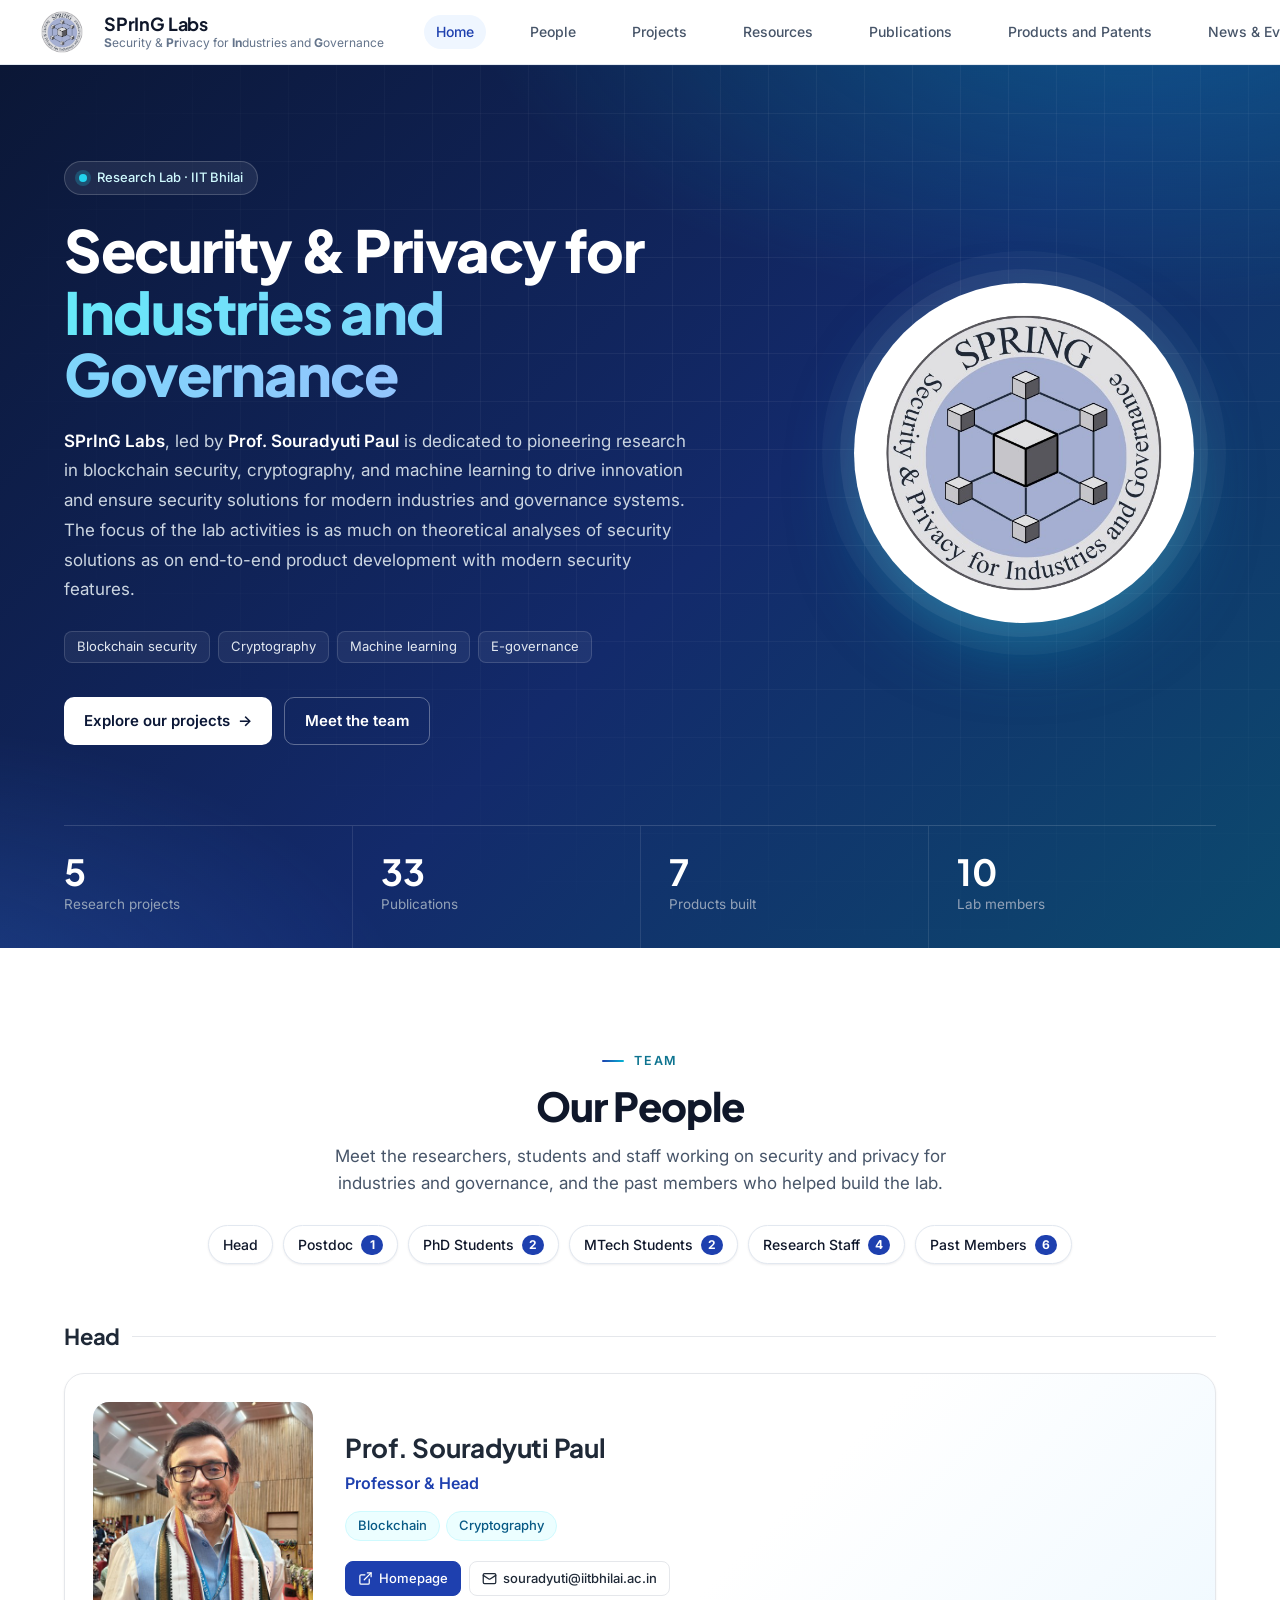
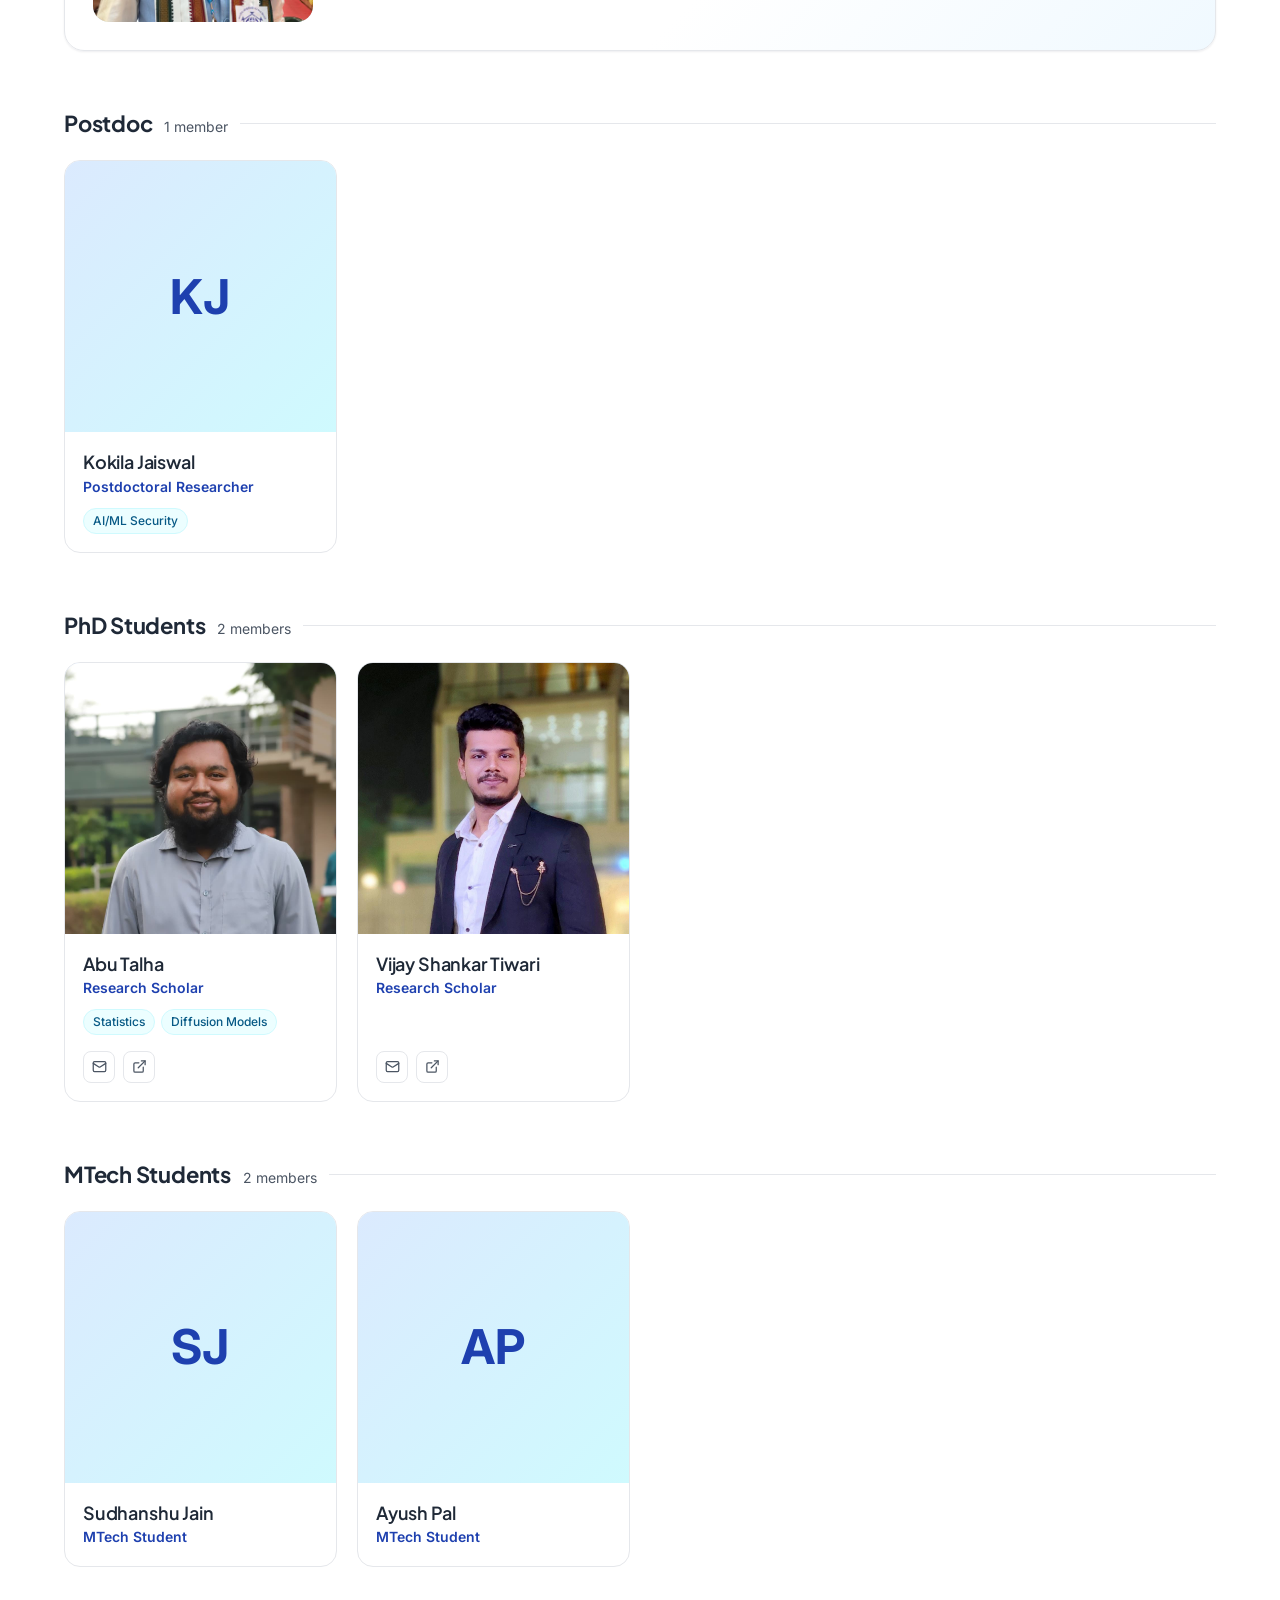
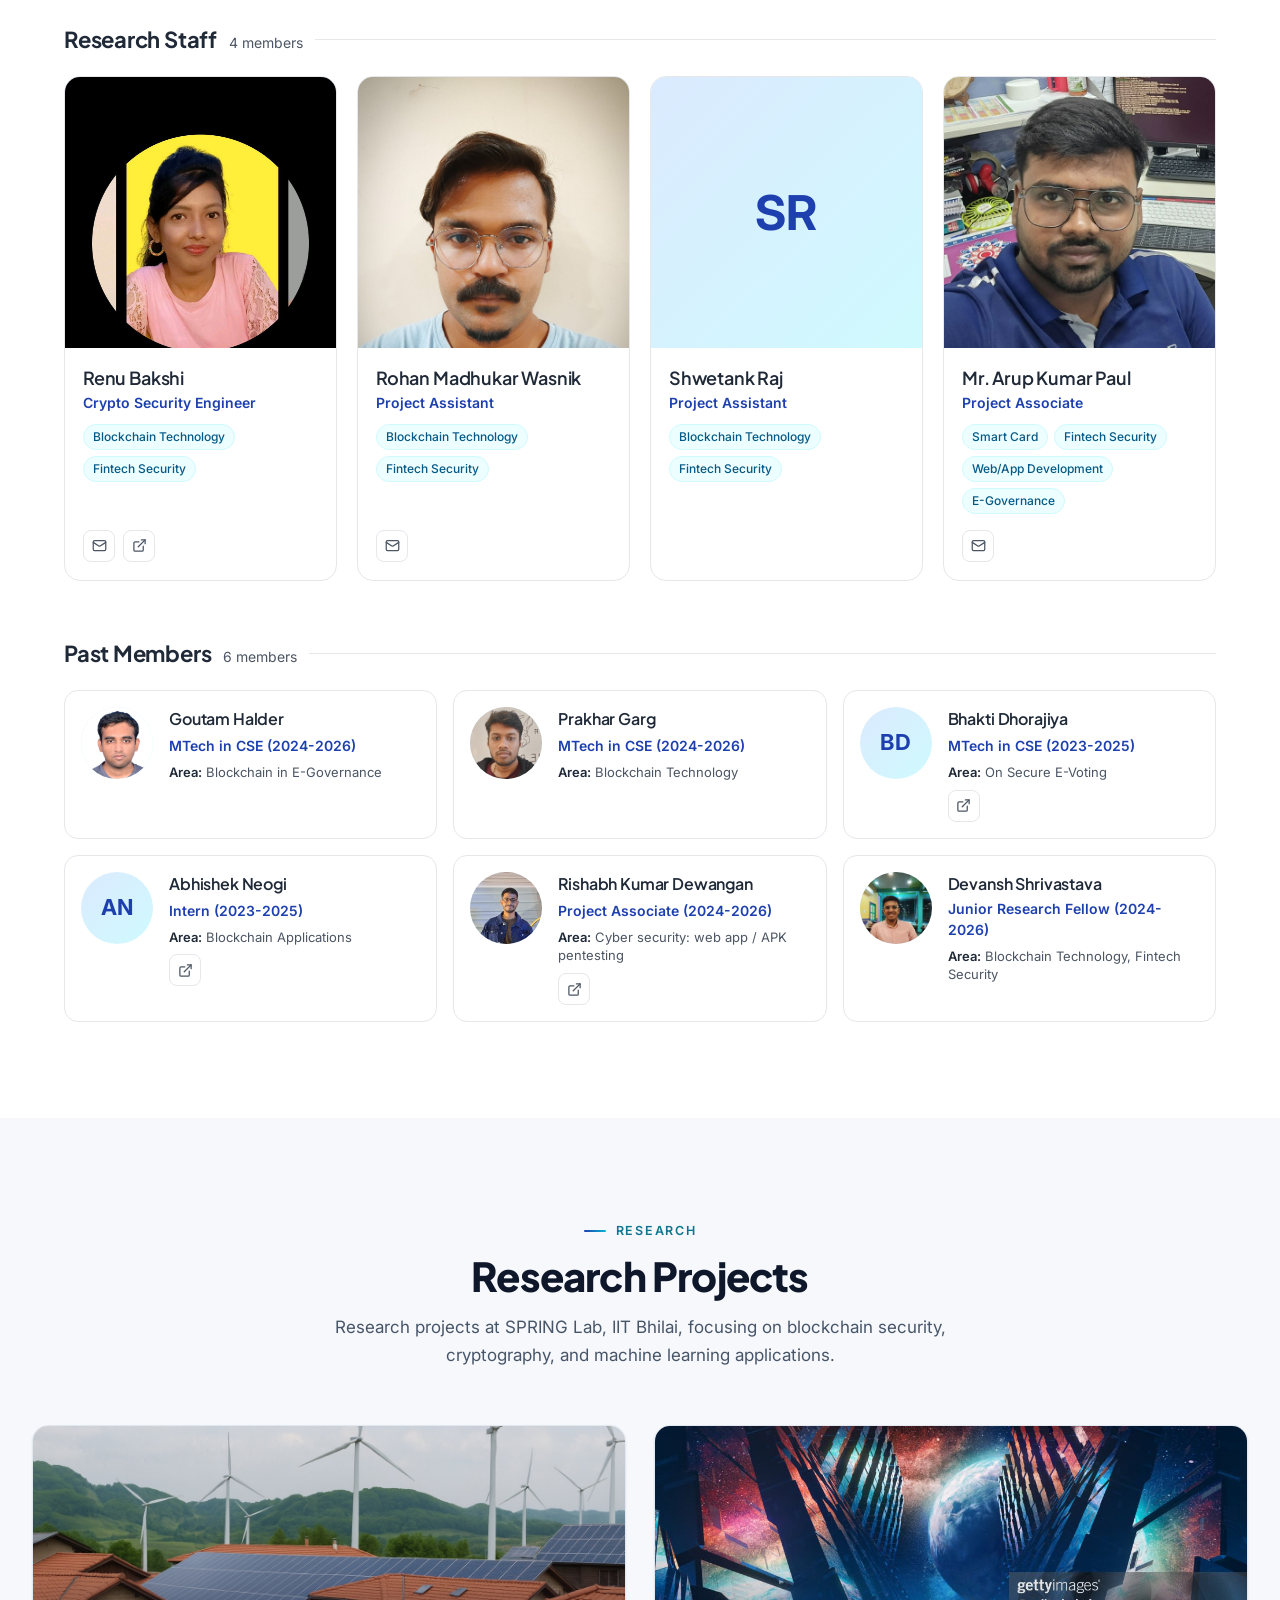
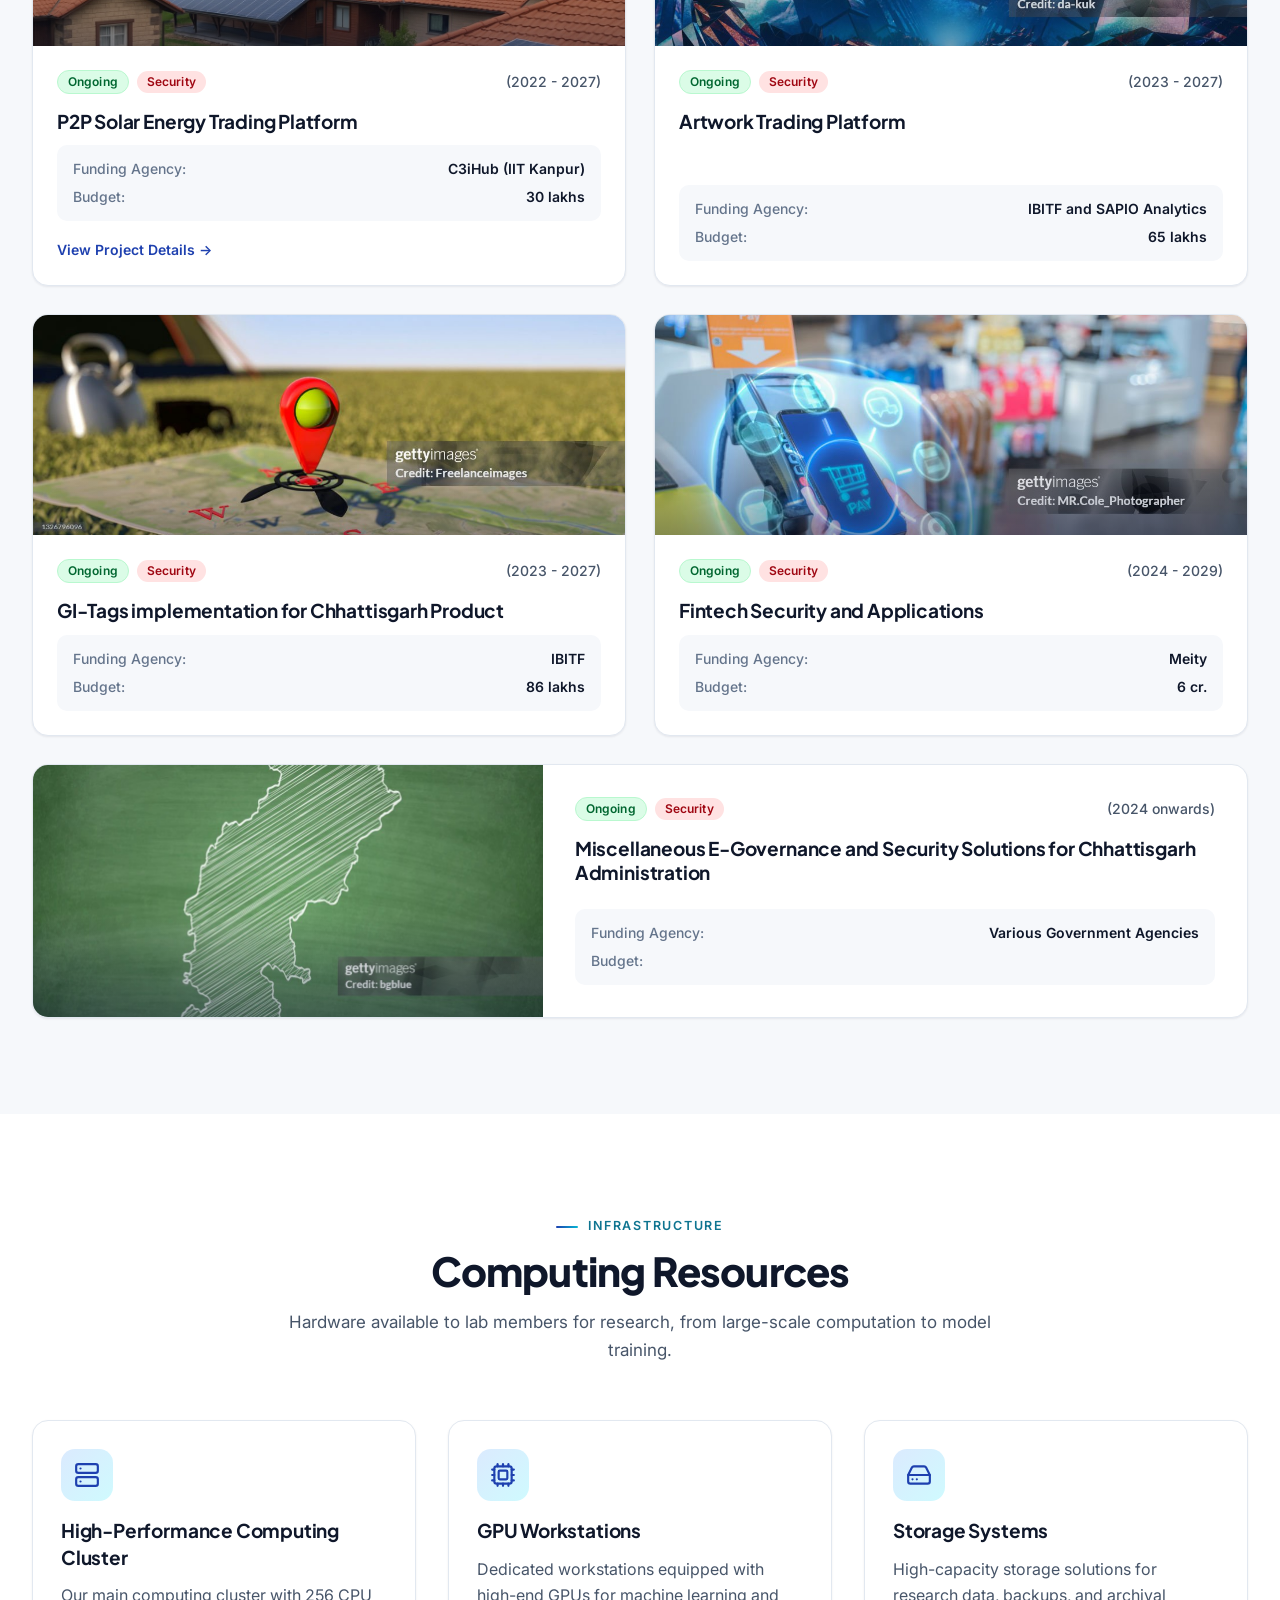
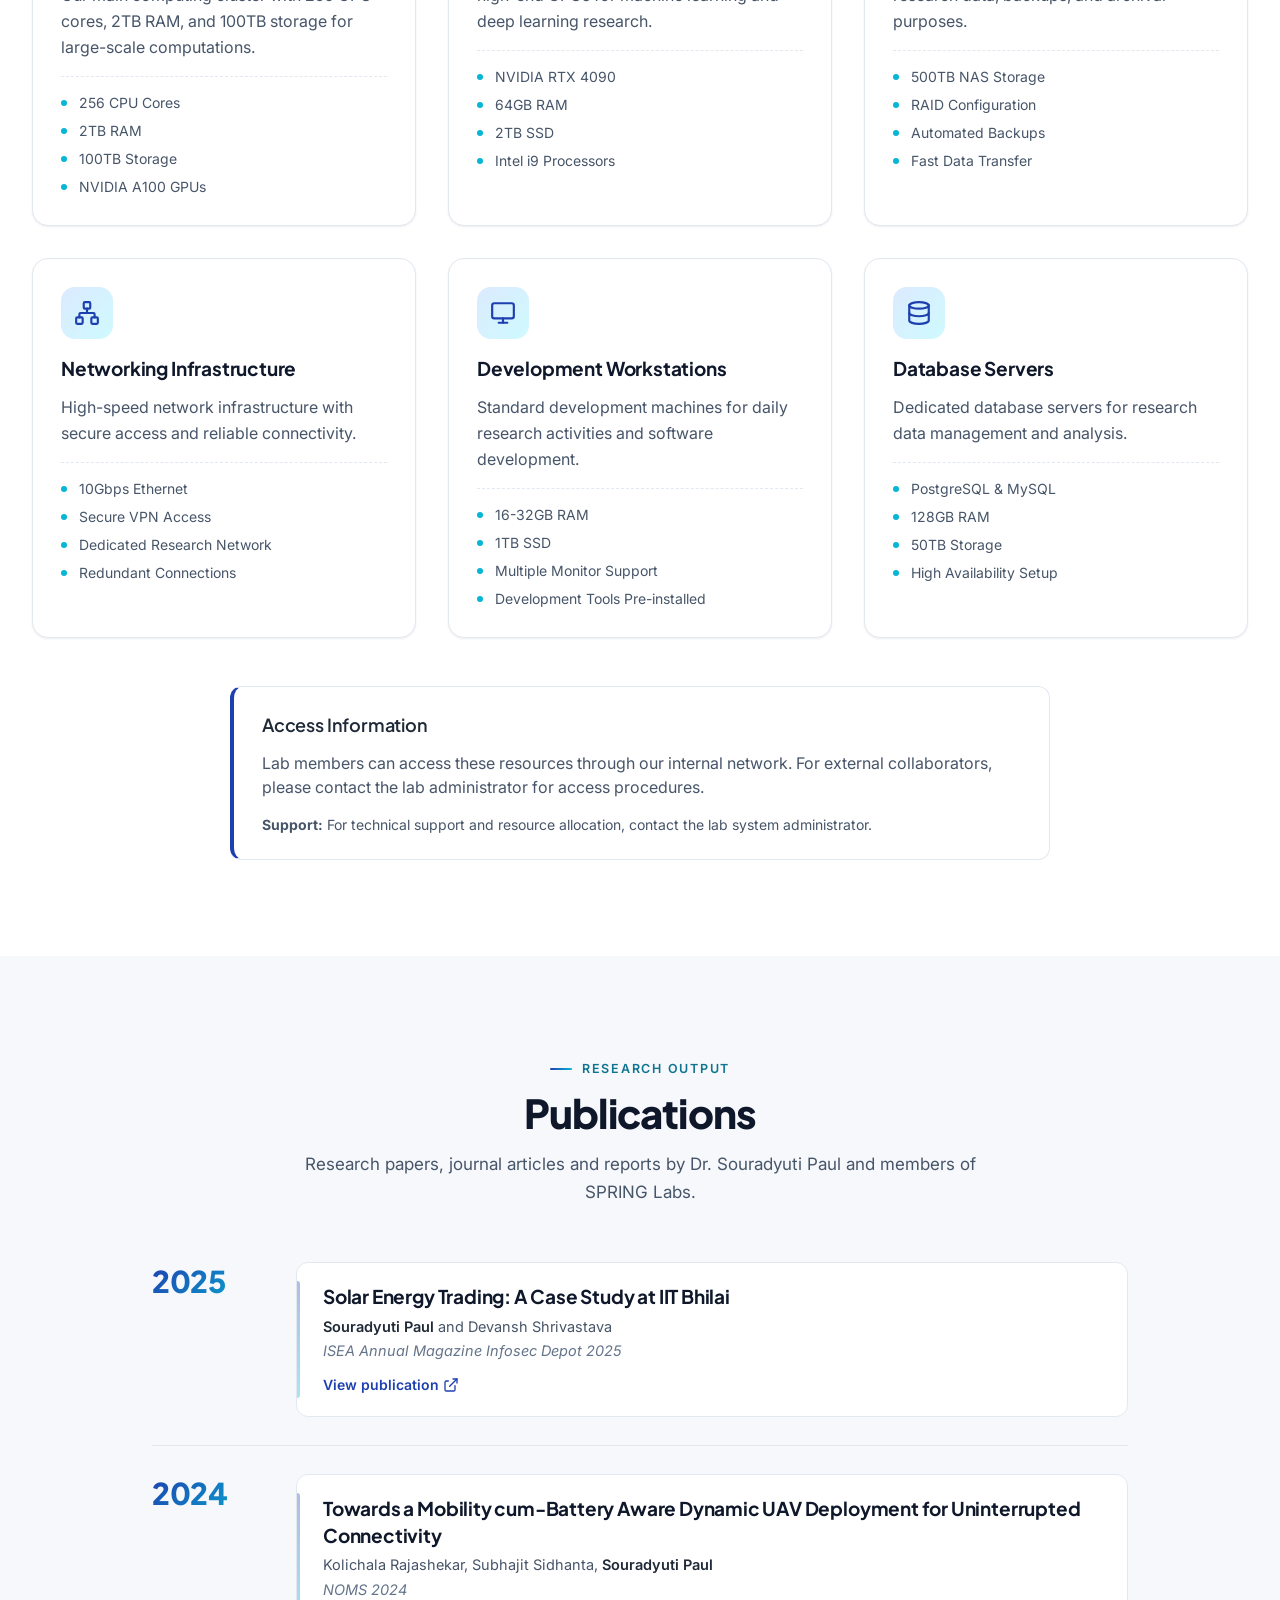
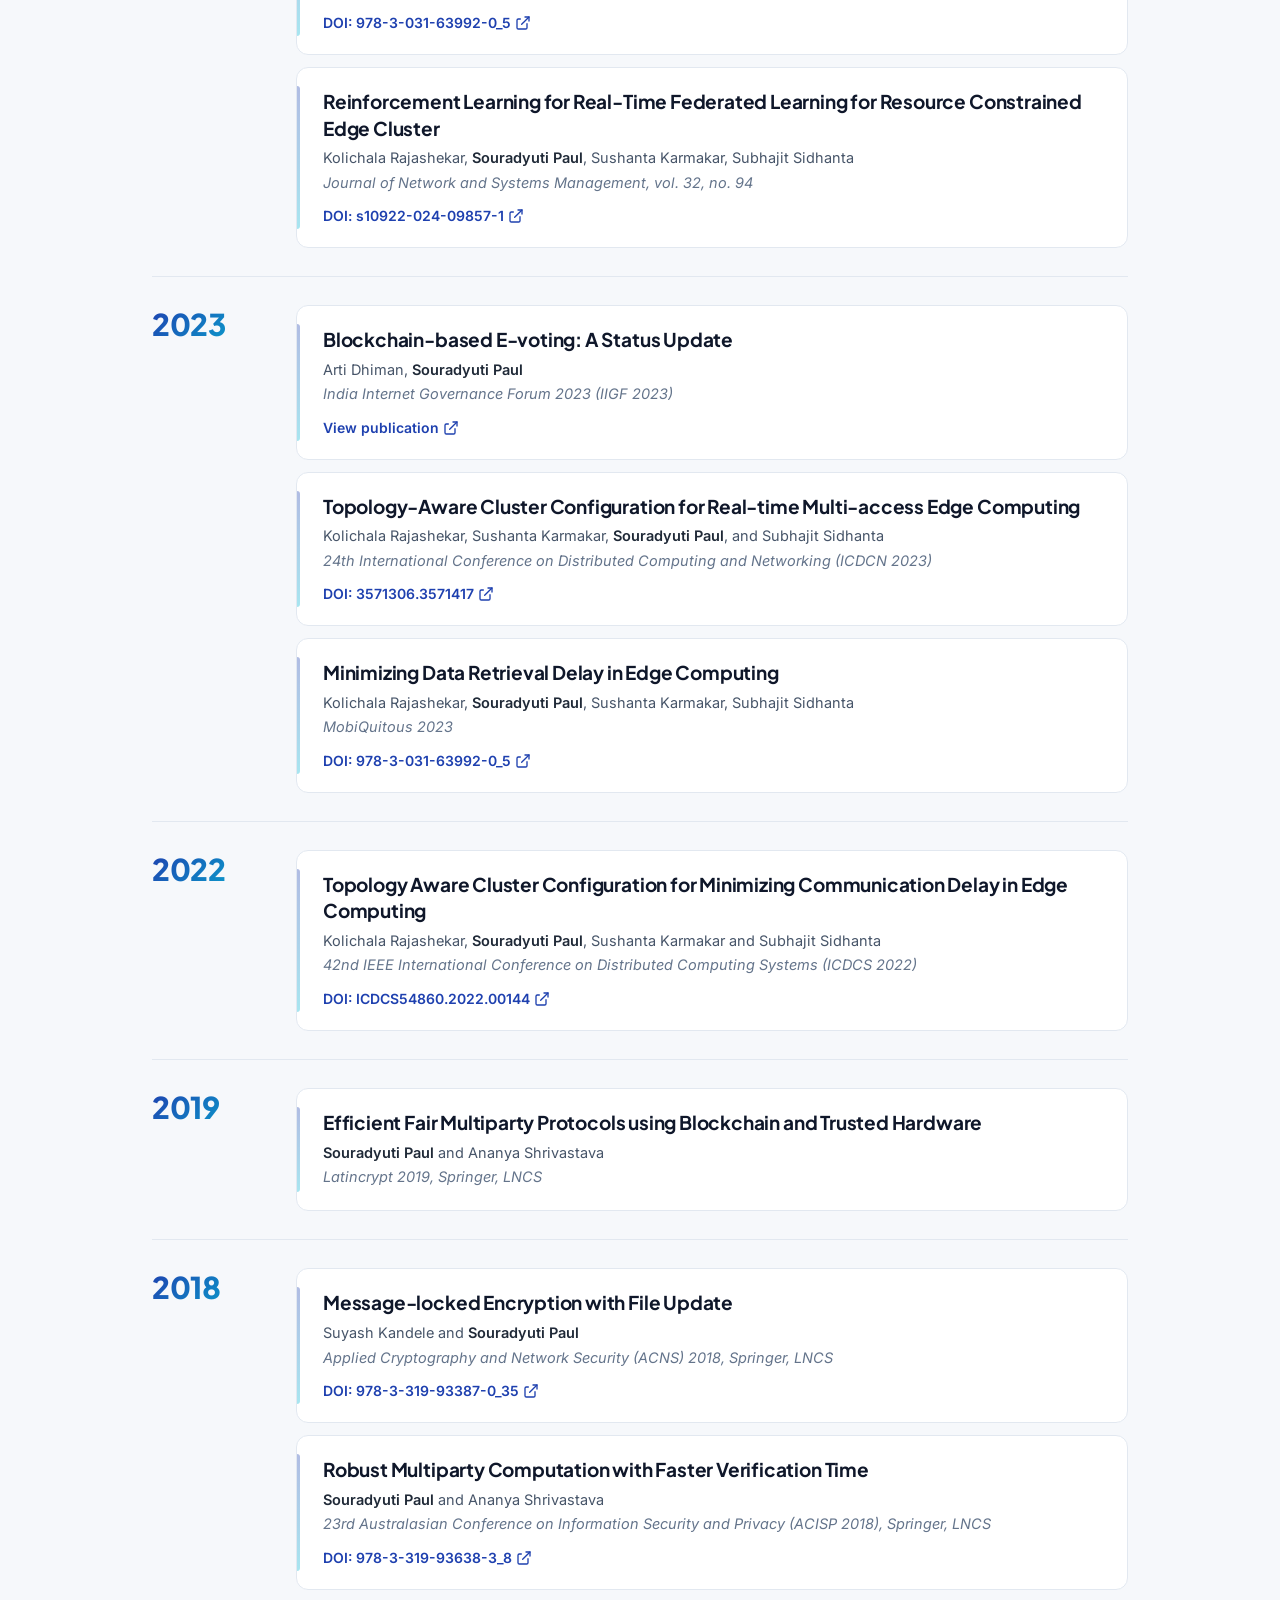
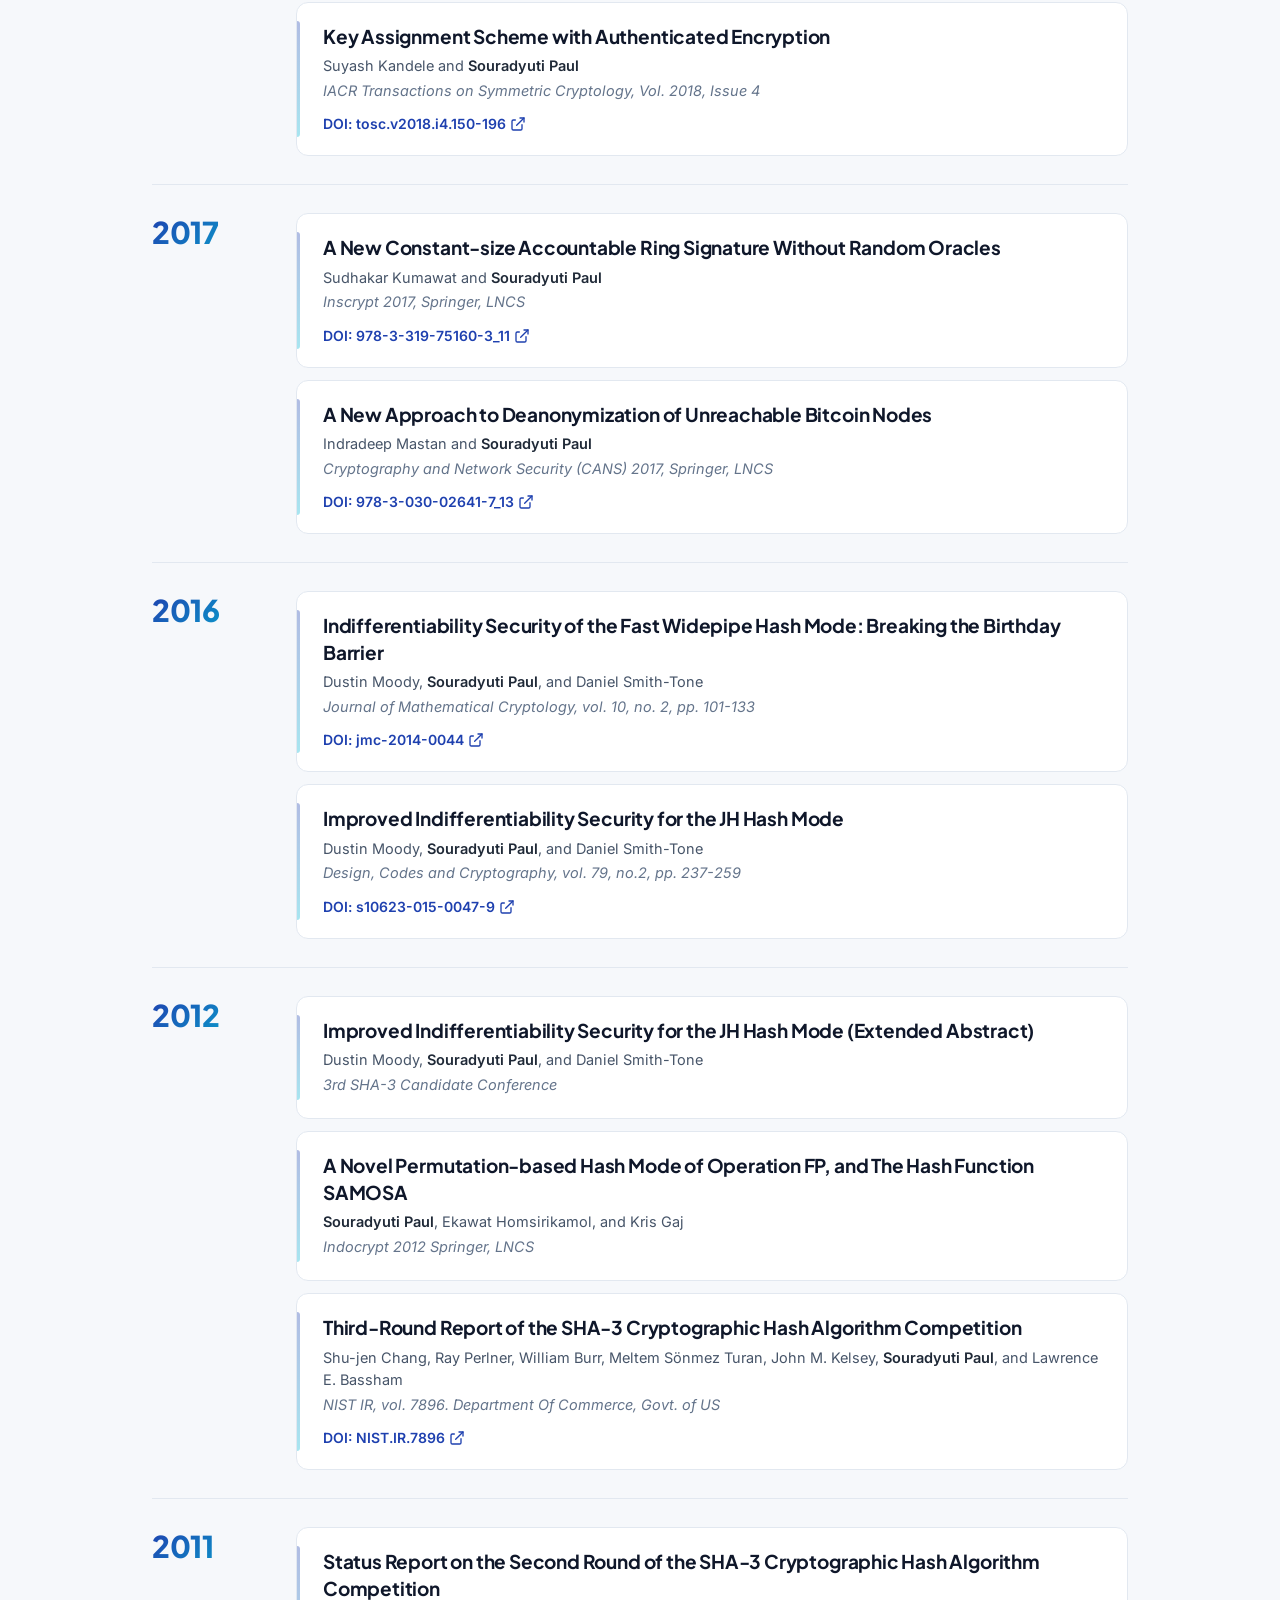
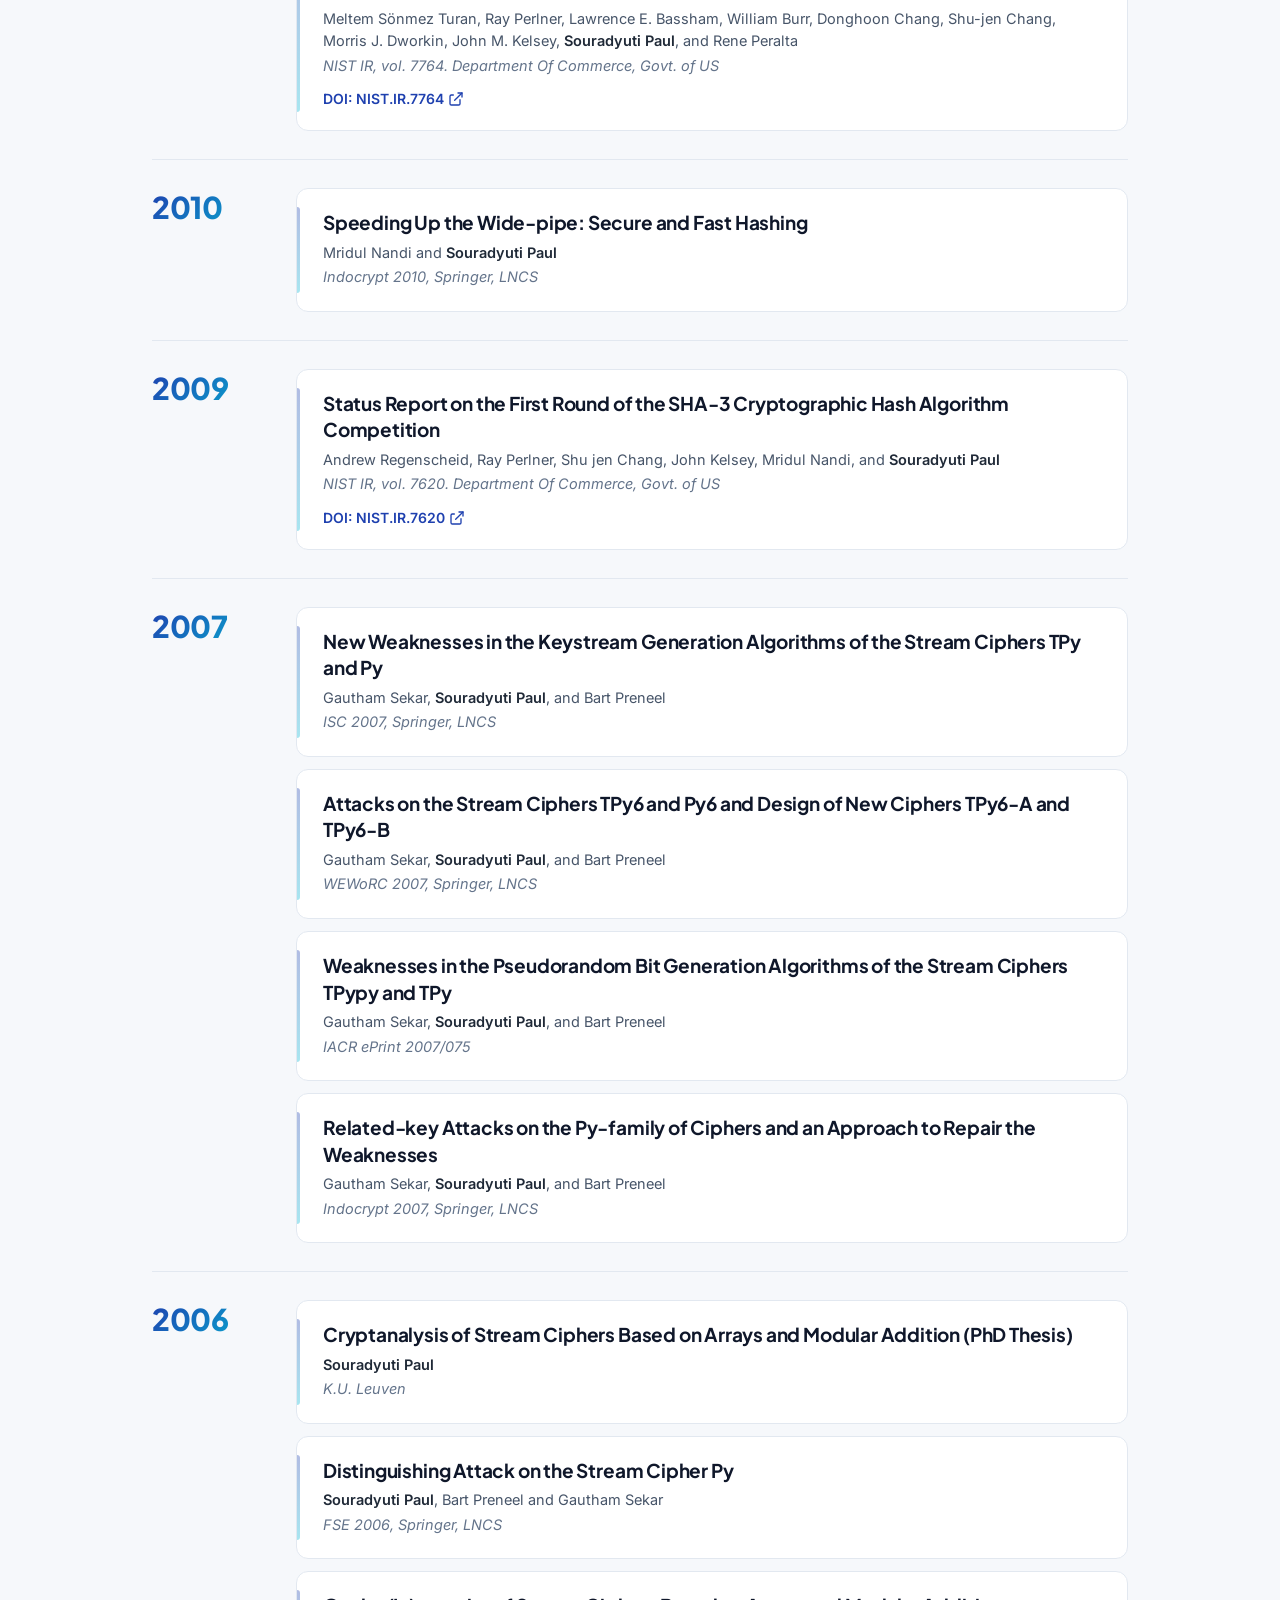
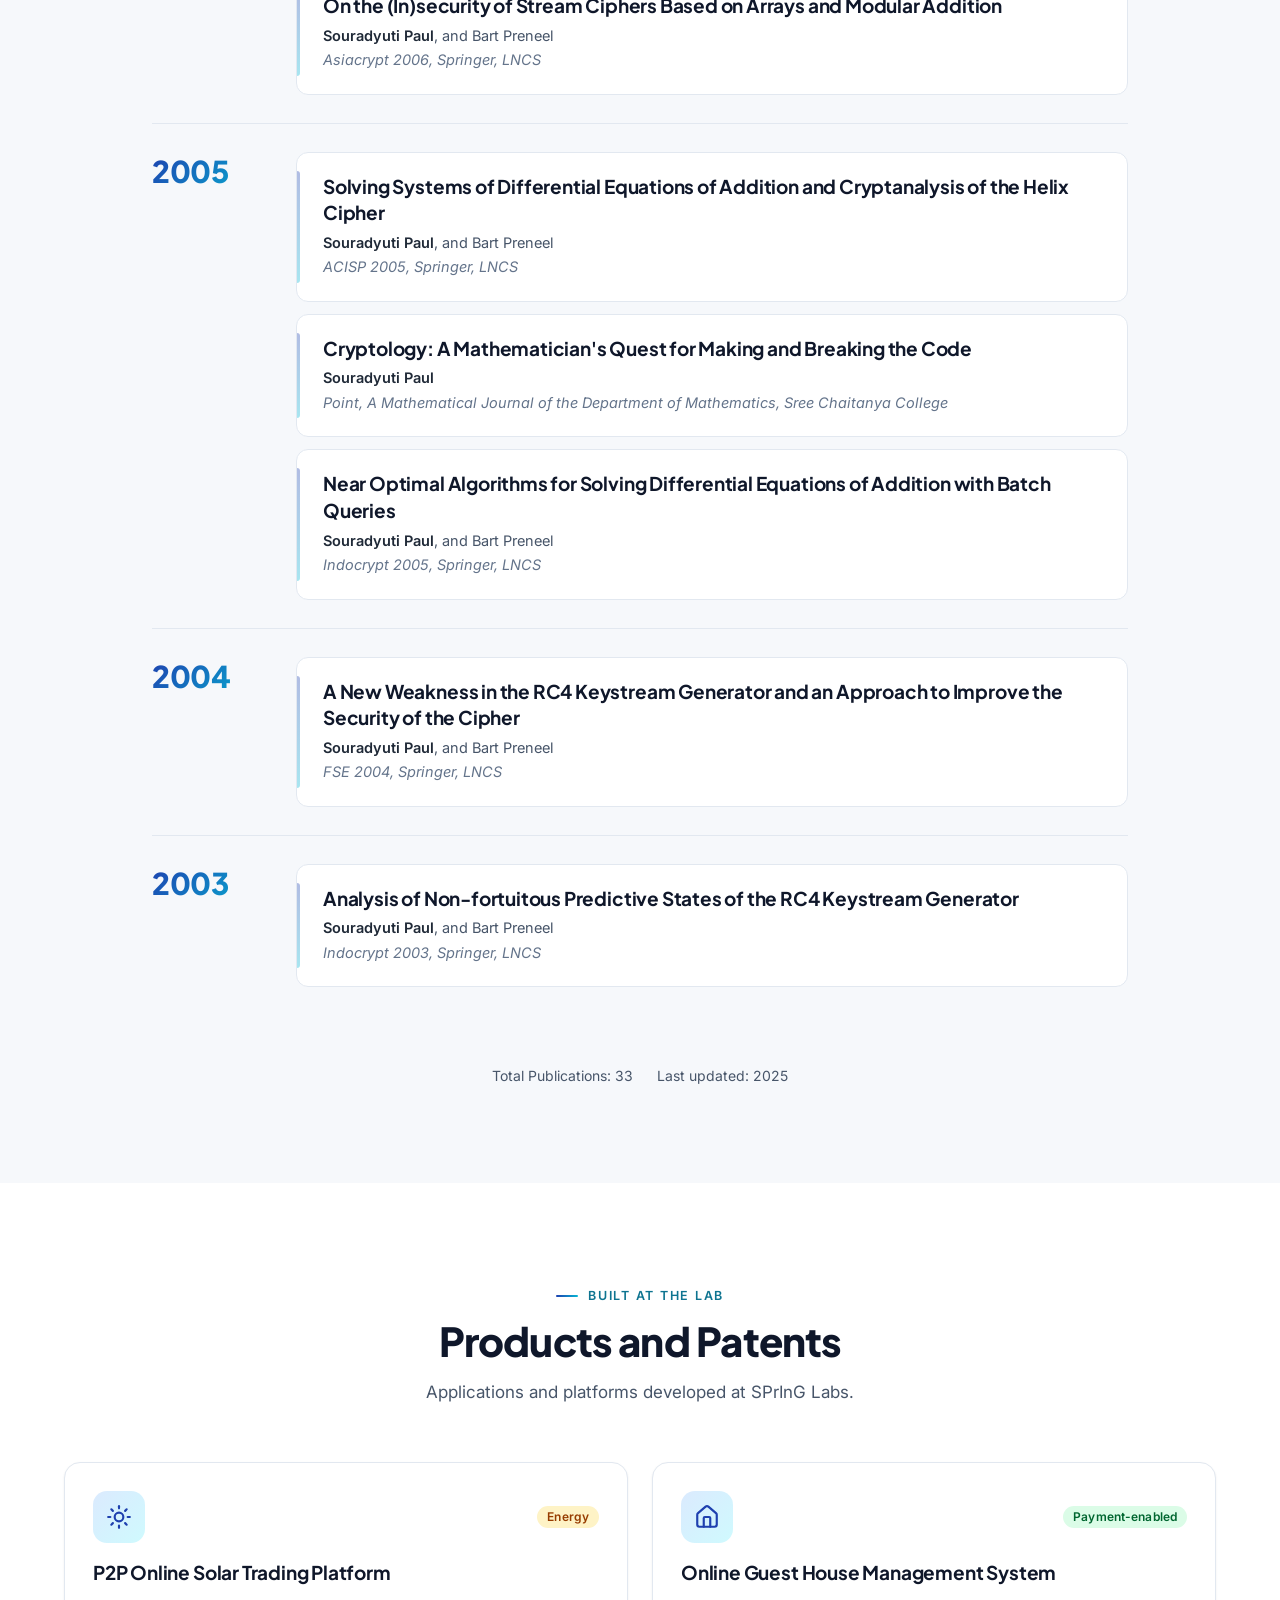
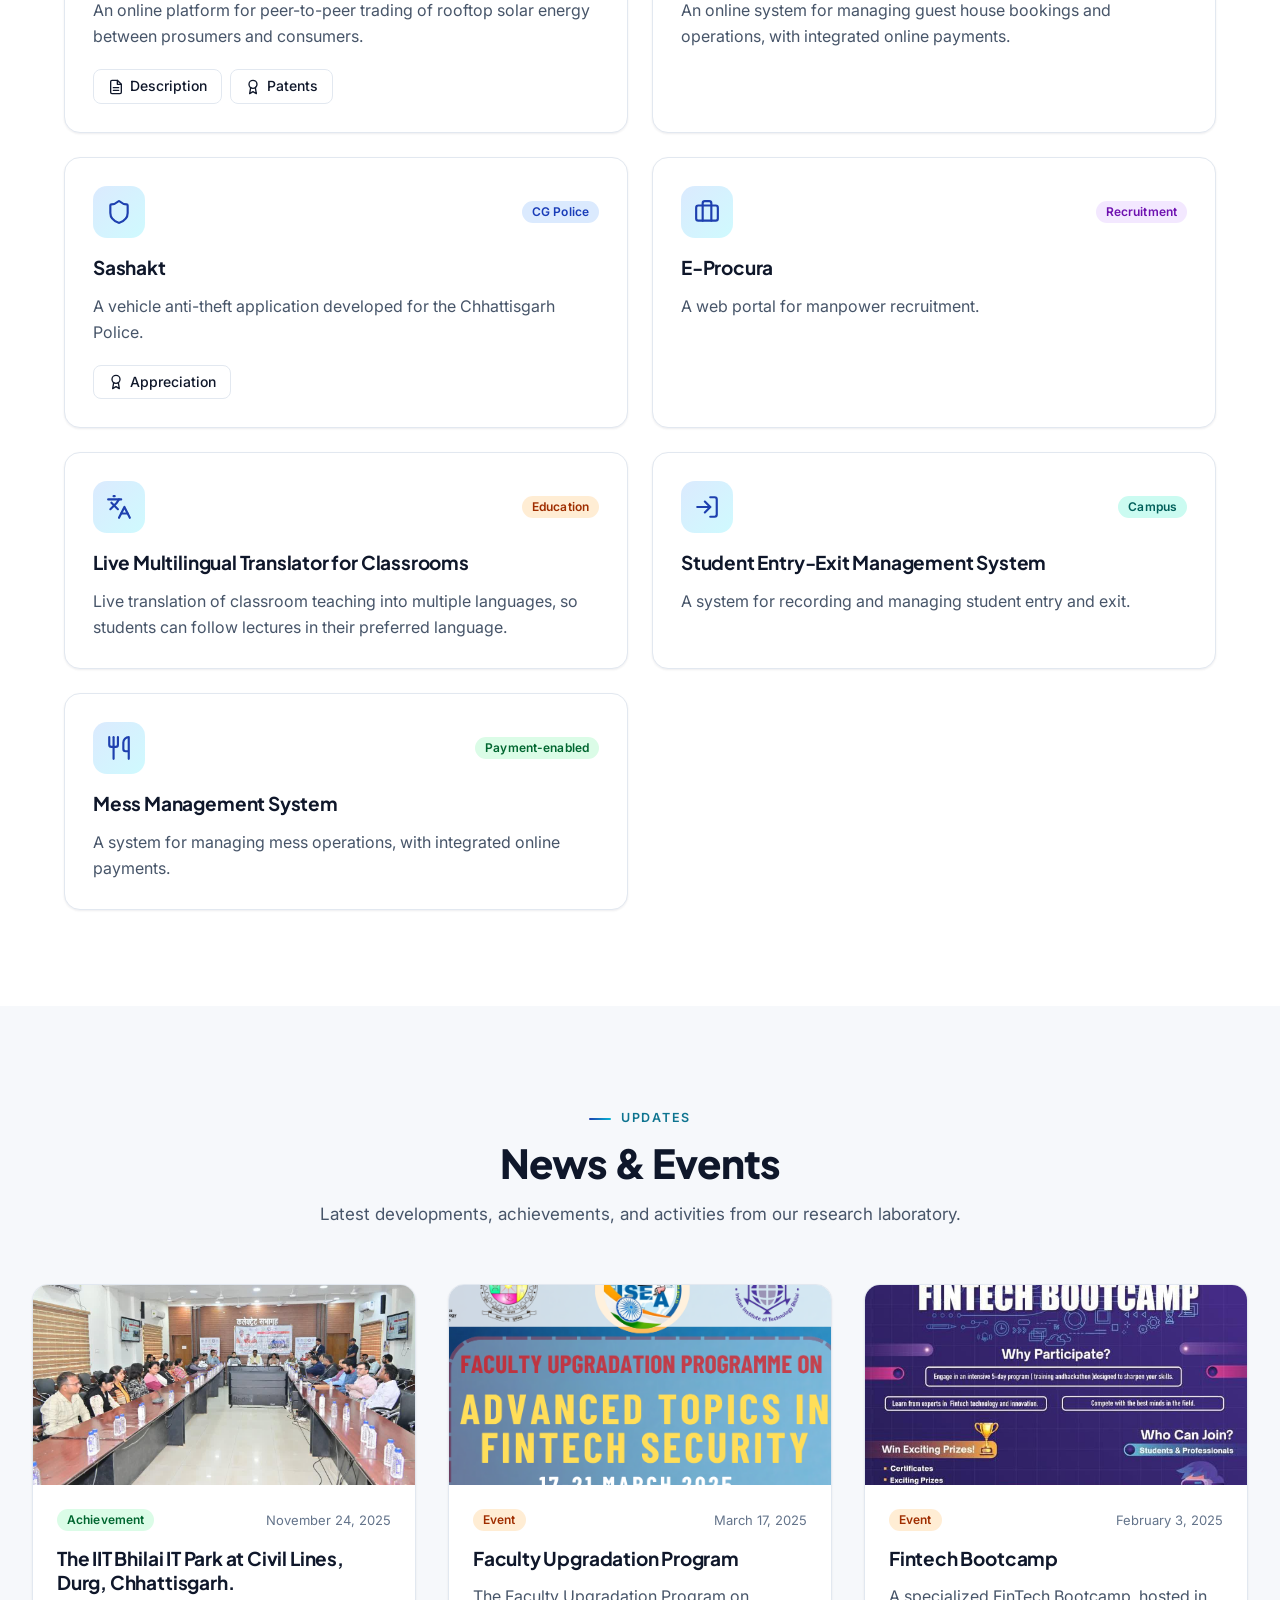
<file: index.html>
<!doctype html>
<html lang="en"><head>
    <meta charset="UTF-8">
    <link rel="icon" type="image/png" href="logo.png">
    <meta name="viewport" content="width=device-width, initial-scale=1.0">
    <title>SPRING - Security and Privacy for Industrial and Governance</title>
    
    <link rel="preconnect" href="https://fonts.googleapis.com">
    <link rel="preconnect" href="https://fonts.gstatic.com" crossorigin>
    <link rel="stylesheet" href="https://fonts.googleapis.com/css2?family=Inter:wght@400;500;600;700&family=Plus+Jakarta+Sans:wght@600;700;800&display=swap">
    <link rel="stylesheet" href="css/style.css?v=20261124">
    <link rel="stylesheet" href="css/theme.css?v=20261124">
      <style>
      /* ---------- People page ---------- */
      .pp { --pp-primary:#1e40af; --pp-accent:#06b6d4; --pp-ink:#1f2937; --pp-muted:#4b5563; --pp-line:#e5e7eb; --pp-soft:#eff6ff; background:#f8fafc; color:var(--pp-ink); }
      .pp-wrap { max-width:1200px; margin:0 auto; padding:0 16px; }
      @media (min-width:640px){ .pp-wrap { padding:0 24px; } }

      .pp-hero { background:linear-gradient(135deg,#1e3a8a 0%,#1e40af 55%,#0e7490 100%); color:#fff; padding:56px 0 48px; }
      .pp-eyebrow { font-size:13px; letter-spacing:.12em; text-transform:uppercase; color:#a5f3fc; font-weight:600; margin:0 0 10px; }
      .pp-hero h1 { font-size:clamp(30px,5vw,44px); font-weight:700; line-height:1.15; margin:0 0 12px; }
      .pp-hero p.pp-lede { font-size:17px; line-height:1.6; color:#dbeafe; max-width:640px; margin:0; }
      .pp-jump { display:flex; flex-wrap:wrap; gap:10px; margin-top:28px; }
      .pp-jump a { display:inline-flex; align-items:center; gap:8px; padding:8px 14px; border-radius:999px; background:rgba(255,255,255,.12); border:1px solid rgba(255,255,255,.25); color:#fff; font-size:14px; font-weight:500; text-decoration:none; transition:background .15s; }
      .pp-jump a:hover { background:rgba(255,255,255,.22); }
      .pp-jump span { background:#fff; color:var(--pp-primary); border-radius:999px; font-size:12px; font-weight:700; min-width:22px; padding:1px 7px; text-align:center; }

      .pp-section { padding:48px 0 8px; scroll-margin-top:72px; }
      .pp-section:last-of-type { padding-bottom:64px; }
      .pp-head { display:flex; align-items:baseline; gap:12px; margin-bottom:20px; }
      .pp-head h2 { font-size:24px; font-weight:700; margin:0; }
      .pp-head .pp-count { font-size:14px; color:var(--pp-muted); }
      .pp-head::after { content:""; flex:1; height:1px; background:var(--pp-line); align-self:center; }

      /* PI */
      .pp-pi { display:grid; grid-template-columns:220px 1fr; gap:32px; align-items:center; background:#fff; border:1px solid var(--pp-line); border-radius:20px; padding:28px; box-shadow:0 1px 2px rgba(0,0,0,.04); }
      .pp-pi .pp-photo { width:220px; height:220px; border-radius:16px; }
      .pp-pi h3 { font-size:26px; font-weight:700; margin:0 0 4px; }
      .pp-pi .pp-role { font-size:16px; }
      @media (max-width:700px){ .pp-pi { grid-template-columns:1fr; text-align:center; padding:24px; } .pp-pi .pp-photo { margin:0 auto; width:180px; height:180px; } .pp-pi .pp-tags, .pp-pi .pp-actions { justify-content:center; } }

      /* Member cards */
      .pp-grid { display:grid; grid-template-columns:repeat(auto-fill,minmax(min(100%,250px),1fr)); gap:20px; }
      .pp-card { display:flex; flex-direction:column; background:#fff; border:1px solid var(--pp-line); border-radius:16px; overflow:hidden; transition:transform .2s, box-shadow .2s, border-color .2s; }
      .pp-card:hover { transform:translateY(-3px); box-shadow:0 12px 24px -12px rgba(30,64,175,.25); border-color:#bfdbfe; }
      .pp-card .pp-photo { width:100%; aspect-ratio:1/1; border-radius:0; }
      .pp-card-body { display:flex; flex-direction:column; gap:10px; padding:18px; flex:1; }
      .pp-card h3 { font-size:18px; font-weight:600; margin:0; line-height:1.3; }
      .pp-card .pp-actions { margin-top:auto; padding-top:6px; }

      /* Alumni */
      .pp-alumni { display:grid; grid-template-columns:repeat(auto-fill,minmax(min(100%,300px),1fr)); gap:16px; }
      .pp-alum { display:flex; gap:16px; align-items:flex-start; background:#fff; border:1px solid var(--pp-line); border-radius:14px; padding:16px; }
      .pp-alum .pp-photo { width:72px; height:72px; border-radius:50%; flex-shrink:0; font-size:22px; }
      .pp-alum h3 { font-size:16px; font-weight:600; margin:0 0 2px; }
      .pp-alum .pp-topic { font-size:13px; color:var(--pp-muted); margin:6px 0 8px; line-height:1.45; }
      .pp-alum-body { min-width:0; flex:1; }
      .pp-alum .pp-label { font-weight:600; color:var(--pp-ink); }

      /* Shared bits */
      .pp-photo { display:block; object-fit:cover; object-position:center top; background:linear-gradient(135deg,#dbeafe,#cffafe); }
      .pp-initials { display:flex; align-items:center; justify-content:center; color:var(--pp-primary); font-weight:700; font-size:48px; letter-spacing:.02em; }
      .pp-role { display:inline-block; color:var(--pp-primary); font-weight:600; font-size:14px; }
      .pp-tags { display:flex; flex-wrap:wrap; gap:6px; margin:0; padding:0; list-style:none; }
      .pp-tags li { font-size:12px; font-weight:500; color:#075985; background:#ecfeff; border:1px solid #cffafe; padding:3px 9px; border-radius:999px; }
      .pp-pi .pp-tags { margin:16px 0 20px; }
      .pp-pi .pp-tags li { font-size:13px; padding:4px 12px; }
      .pp-actions { display:flex; flex-wrap:wrap; gap:8px; }
      .pp-btn { display:inline-flex; align-items:center; gap:6px; font-size:13px; font-weight:500; padding:7px 12px; border-radius:8px; border:1px solid var(--pp-line); color:var(--pp-ink); text-decoration:none; transition:all .15s; max-width:100%; }
      .pp-btn:hover { border-color:var(--pp-primary); color:var(--pp-primary); background:var(--pp-soft); }
      .pp-btn.pp-primary { background:var(--pp-primary); border-color:var(--pp-primary); color:#fff; }
      .pp-btn.pp-primary:hover { background:#1e3a8a; color:#fff; }
      .pp-btn svg { width:15px; height:15px; flex-shrink:0; }
      .pp-icon { display:inline-flex; align-items:center; justify-content:center; width:32px; height:32px; border-radius:8px; border:1px solid var(--pp-line); color:var(--pp-muted); transition:all .15s; }
      .pp-icon:hover { color:var(--pp-primary); border-color:var(--pp-primary); background:var(--pp-soft); }
      .pp-icon svg { width:15px; height:15px; }
      .pp a:focus-visible { outline:2px solid var(--pp-accent); outline-offset:2px; }
      .pp-btn { overflow-wrap:anywhere; }
      @media (max-width:560px){ .pp-hero { padding:40px 0 36px; } .pp-card .pp-photo { aspect-ratio:4/3; } .pp-alumni { grid-template-columns:1fr; } .pp-section { padding-top:36px; } }
    </style>
    <script>
      /* Replace a photo that fails to load with the person's initials. */
      function ppFallback(img) {
        var name = (img.getAttribute('alt') || '').replace(/^(Prof|Dr|Mr|Ms|Mrs)\.?\s+/i, '');
        var parts = name.split(/\s+/).filter(Boolean);
        var initials = parts.length ? (parts[0][0] + (parts.length > 1 ? parts[parts.length - 1][0] : '')).toUpperCase() : '?';
        var div = document.createElement('div');
        div.className = img.className + ' pp-initials';
        div.setAttribute('role', 'img');
        div.setAttribute('aria-label', img.getAttribute('alt') || '');
        div.textContent = initials;
        img.replaceWith(div);
      }
    </script>
      <style>
      [data-page][hidden] { display:none !important; }
      html { scroll-behavior:smooth; }
      [data-page] { scroll-margin-top:64px; }
      #root > nav a.is-active { color:var(--color-primary); border-color:var(--color-primary); }
    </style>
  </head>
  <body>
    <div id="root"><nav class="w-full bg-white shadow-sm border-b border-gray-100 sticky top-0 z-50"><div class="w-full mx-auto px-4 sm:px-6 lg:px-8"><div class="flex justify-between items-center h-16"><div class="flex-shrink-0 flex items-center"><a href="#home" class="flex items-center space-x-3 cursor-pointer"><div class="w-15 h-15  rounded-lg flex items-center justify-center"><img alt="SPRING Lab Logo" src="assets/logo-CkBwuu7x.png"></div><div><p class="text-xl font-semibold text-dark brand-name">SPrInG Labs</p><p class="text-xs text-secondary hidden sm:block"><b>S</b>ecurity &amp; <b>Pr</b>ivacy for <b>In</b>dustries and <b>G</b>overnance</p></div></a></div><div class="hidden md:block"><div class="ml-10 flex items-baseline space-x-8"><div class="relative"><a class="text-dark hover:text-primary px-3 py-2 rounded-md text-sm font-medium transition-all duration-200 hover:bg-accent/10 border-b-2 border-transparent hover:border-primary" href="#home">Home </a></div><div class="relative"><a class="text-dark hover:text-primary px-3 py-2 rounded-md text-sm font-medium transition-all duration-200 hover:bg-accent/10 border-b-2 border-transparent hover:border-primary" href="#people">People</a></div><div class="relative"><a class="text-dark hover:text-primary px-3 py-2 rounded-md text-sm font-medium transition-all duration-200 hover:bg-accent/10 border-b-2 border-transparent hover:border-primary" href="#projects">Projects </a></div><div class="relative"><a class="text-dark hover:text-primary px-3 py-2 rounded-md text-sm font-medium transition-all duration-200 hover:bg-accent/10 border-b-2 border-transparent hover:border-primary" href="#resources">Resources </a></div><div class="relative"><a class="text-dark hover:text-primary px-3 py-2 rounded-md text-sm font-medium transition-all duration-200 hover:bg-accent/10 border-b-2 border-transparent hover:border-primary" href="#publications">Publications</a></div><div class="relative"><a class="text-dark hover:text-primary px-3 py-2 rounded-md text-sm font-medium transition-all duration-200 hover:bg-accent/10 border-b-2 border-transparent hover:border-primary" href="#products">Products and Patents</a></div><div class="relative"><a class="text-dark hover:text-primary px-3 py-2 rounded-md text-sm font-medium transition-all duration-200 hover:bg-accent/10 border-b-2 border-transparent hover:border-primary" href="#news-events">News &amp; Events </a></div></div></div><div class="md:hidden"><button class="inline-flex items-center justify-center p-2 rounded-md text-dark hover:text-primary hover:bg-accent/10 focus:outline-none focus:ring-2 focus:ring-inset focus:ring-primary transition-colors duration-200" data-mobile-toggle="" aria-label="Toggle menu"><svg xmlns="http://www.w3.org/2000/svg" width="24" height="24" viewBox="0 0 24 24" fill="none" stroke="currentColor" stroke-width="2" stroke-linecap="round" stroke-linejoin="round" class="lucide lucide-menu block h-6 w-6 animate-rotateIn" aria-hidden="true" data-icon-open=""><path d="M4 5h16"></path><path d="M4 12h16"></path><path d="M4 19h16"></path></svg><svg xmlns="http://www.w3.org/2000/svg" width="24" height="24" viewBox="0 0 24 24" fill="none" stroke="currentColor" stroke-width="2" stroke-linecap="round" stroke-linejoin="round" class="lucide lucide-x block h-6 w-6 animate-rotateIn hidden" aria-hidden="true" data-icon-close=""><path d="M18 6 6 18"></path><path d="m6 6 12 12"></path></svg></button></div></div><div class="md:hidden transition-all duration-300 ease-in-out overflow-hidden max-h-0 opacity-0" data-mobile-panel=""><div class="px-2 pt-2 pb-3 space-y-1 sm:px-3 bg-white border-t border-gray-200 shadow-inner"><div class="transition-all duration-300 ease-out" style="animation-delay: 0ms;"><a class="text-dark hover:text-primary block px-3 py-3 rounded-md text-base font-medium transition-all duration-200 hover:bg-accent/10 border-l-4 border-transparent hover:border-primary transform transition-all duration-300 -translate-x-4 opacity-0" href="#home">Home </a></div><div class="transition-all duration-300 ease-out" style="animation-delay: 0ms;"><a class="text-dark hover:text-primary block px-3 py-3 rounded-md text-base font-medium transition-all duration-200 hover:bg-accent/10 border-l-4 border-transparent hover:border-primary transform transition-all duration-300 -translate-x-4 opacity-0" href="#people">People</a></div><div class="transition-all duration-300 ease-out" style="animation-delay: 0ms;"><a class="text-dark hover:text-primary block px-3 py-3 rounded-md text-base font-medium transition-all duration-200 hover:bg-accent/10 border-l-4 border-transparent hover:border-primary transform transition-all duration-300 -translate-x-4 opacity-0" href="#projects">Projects </a></div><div class="transition-all duration-300 ease-out" style="animation-delay: 0ms;"><a class="text-dark hover:text-primary block px-3 py-3 rounded-md text-base font-medium transition-all duration-200 hover:bg-accent/10 border-l-4 border-transparent hover:border-primary transform transition-all duration-300 -translate-x-4 opacity-0" href="#resources">Resources </a></div><div class="transition-all duration-300 ease-out" style="animation-delay: 0ms;"><a class="text-dark hover:text-primary block px-3 py-3 rounded-md text-base font-medium transition-all duration-200 hover:bg-accent/10 border-l-4 border-transparent hover:border-primary transform transition-all duration-300 -translate-x-4 opacity-0" href="#publications">Publications</a></div><div class="transition-all duration-300 ease-out" style="animation-delay: 0ms;"><a class="text-dark hover:text-primary block px-3 py-3 rounded-md text-base font-medium transition-all duration-200 hover:bg-accent/10 border-l-4 border-transparent hover:border-primary transform transition-all duration-300 -translate-x-4 opacity-0" href="#products">Products and Patents</a></div><div class="transition-all duration-300 ease-out" style="animation-delay: 0ms;"><a class="text-dark hover:text-primary block px-3 py-3 rounded-md text-base font-medium transition-all duration-200 hover:bg-accent/10 border-l-4 border-transparent hover:border-primary transform transition-all duration-300 -translate-x-4 opacity-0" href="#news-events">News &amp; Events </a></div></div></div></div></nav>
<div data-page="home" id="home"><section class="hero">
  <div class="hero-inner">
    <div class="hero-text">
      <p class="hero-eyebrow"><i aria-hidden="true"></i>Research Lab · IIT Bhilai</p>
      <h1>Security &amp; Privacy for <span>Industries and Governance</span></h1>
      <p class="hero-lede"><strong>SPrInG Labs</strong>, led by <strong>Prof. Souradyuti Paul</strong> is dedicated to pioneering research in blockchain security, cryptography, and machine learning to drive innovation and ensure security solutions for modern industries and governance systems. The focus of the lab activities is as much on theoretical analyses of security solutions as on end-to-end product development with modern security features.</p>
      <ul class="hero-topics" aria-label="Research areas">
        <li>Blockchain security</li><li>Cryptography</li><li>Machine learning</li><li>E-governance</li>
      </ul>
      <div class="hero-cta">
        <a class="btn btn-light" href="#projects">Explore our projects <span aria-hidden="true">→</span></a>
        <a class="btn btn-ghost" href="#people">Meet the team</a>
      </div>
    </div>
    <div class="hero-art"><div class="hero-logo"><img src="assets/logo-CkBwuu7x.png" alt="SPrInG Labs logo"></div></div>
  </div>
  <div class="hero-stats">
    <dl>
      <div><dt>Research projects</dt><dd data-stat="[data-project-grid] > div">5</dd></div>
      <div><dt>Publications</dt><dd data-stat="[data-pub]">33</dd></div>
      <div><dt>Products built</dt><dd data-stat="#products .grid > div">6</dd></div>
      <div><dt>Lab members</dt><dd data-stat="#people .pp-pi, #people .pp-card">6</dd></div>
    </dl>
  </div>
</section></div>

<div data-page="people" id="people"><main class="pp">
  <header class="pp-hero">
    <div class="pp-wrap">
      <p class="pp-eyebrow">Team</p>
      <h2>Our People</h2>
      <p class="pp-lede">Meet the researchers, students and staff working on security and privacy for industries and governance, and the past members who helped build the lab.</p>
      <nav class="pp-jump" aria-label="People sections">
        <a href="#pi">Head</a>
        <a href="#postdoc">Postdoc <span>1</span></a>
        <a href="#phd">PhD Students <span>2</span></a>
        <a href="#mtech">MTech Students <span>2</span></a>
        <a href="#staff">Research Staff <span>4</span></a>
        <a href="#alumni">Past Members <span>6</span></a>
      </nav>
    </div>
  </header>

  <div class="pp-wrap">

    <!-- ============ Head ============ -->
    <section class="pp-section" id="pi">
      <div class="pp-head"><h2>Head</h2></div>
      <article class="pp-pi">
        <img class="pp-photo" src="people/SouradyutiP.jpg" alt="Prof. Souradyuti Paul" onerror="ppFallback(this)">
        <div>
          <h3>Prof. Souradyuti Paul</h3>
          <span class="pp-role">Professor &amp; Head</span>
          <ul class="pp-tags" aria-label="Research interests">
            <li>Blockchain</li><li>Cryptography</li>
          </ul>
          <div class="pp-actions">
            <a class="pp-btn pp-primary" href="https://souradyutip.github.io/" target="_blank" rel="noopener noreferrer">
              <svg width="16" height="16" viewBox="0 0 24 24" fill="none" stroke="currentColor" stroke-width="2" stroke-linecap="round" stroke-linejoin="round" aria-hidden="true"><path d="M15 3h6v6"/><path d="M10 14 21 3"/><path d="M18 13v6a2 2 0 0 1-2 2H5a2 2 0 0 1-2-2V8a2 2 0 0 1 2-2h6"/></svg>
              Homepage
            </a>
            <a class="pp-btn" href="mailto:souradyuti@iitbhilai.ac.in">
              <svg width="16" height="16" viewBox="0 0 24 24" fill="none" stroke="currentColor" stroke-width="2" stroke-linecap="round" stroke-linejoin="round" aria-hidden="true"><rect width="20" height="16" x="2" y="4" rx="2"/><path d="m22 7-8.97 5.7a1.94 1.94 0 0 1-2.06 0L2 7"/></svg>
              souradyuti@iitbhilai.ac.in
            </a>
          </div>
        </div>
      </article>
    </section>

    <!-- ============ Postdoc ============ -->
    <section class="pp-section" id="postdoc">
      <div class="pp-head"><h2>Postdoc</h2><span class="pp-count">1 member</span></div>
      <div class="pp-grid">

        <article class="pp-card">
          <div class="pp-photo pp-initials" role="img" aria-label="Kokila Jaiswal">KJ</div>
          <div class="pp-card-body">
            <div><h3>Kokila Jaiswal</h3><span class="pp-role">Postdoctoral Researcher</span></div>
            <ul class="pp-tags" aria-label="Research topics"><li>AI/ML Security</li></ul>
          </div>
        </article>

      </div>
    </section>

    <!-- ============ PhD Students ============ -->
    <section class="pp-section" id="phd">
      <div class="pp-head"><h2>PhD Students</h2><span class="pp-count">2 members</span></div>
      <div class="pp-grid">

        <article class="pp-card">
          <img class="pp-photo" src="people/AbuT.jpeg" alt="Abu Talha" loading="lazy" onerror="ppFallback(this)">
          <div class="pp-card-body">
            <div><h3>Abu Talha</h3><span class="pp-role">Research Scholar</span></div>
            <ul class="pp-tags" aria-label="Research topics"><li>Statistics</li><li>Diffusion Models</li></ul>
            <div class="pp-actions">
              <a class="pp-icon" href="mailto:abut@iitbhilai.ac.in" title="abut@iitbhilai.ac.in" aria-label="Email Abu Talha"><svg width="16" height="16" viewBox="0 0 24 24" fill="none" stroke="currentColor" stroke-width="2" stroke-linecap="round" stroke-linejoin="round" aria-hidden="true"><rect width="20" height="16" x="2" y="4" rx="2"/><path d="m22 7-8.97 5.7a1.94 1.94 0 0 1-2.06 0L2 7"/></svg></a>
              <a class="pp-icon" href="https://sites.google.com/view/talhaiiserb/home" target="_blank" rel="noopener noreferrer" title="Personal website" aria-label="Abu Talha's website"><svg width="16" height="16" viewBox="0 0 24 24" fill="none" stroke="currentColor" stroke-width="2" stroke-linecap="round" stroke-linejoin="round" aria-hidden="true"><path d="M15 3h6v6"/><path d="M10 14 21 3"/><path d="M18 13v6a2 2 0 0 1-2 2H5a2 2 0 0 1-2-2V8a2 2 0 0 1 2-2h6"/></svg></a>
            </div>
          </div>
        </article>

        <article class="pp-card">
          <img class="pp-photo" src="people/VijayST.jpeg" alt="Vijay Shankar Tiwari" loading="lazy" onerror="ppFallback(this)">
          <div class="pp-card-body">
            <div><h3>Vijay Shankar Tiwari</h3><span class="pp-role">Research Scholar</span></div>
            <div class="pp-actions">
              <a class="pp-icon" href="mailto:vijayst@iitbhilai.ac.in" title="vijayst@iitbhilai.ac.in" aria-label="Email Vijay Shankar Tiwari"><svg width="16" height="16" viewBox="0 0 24 24" fill="none" stroke="currentColor" stroke-width="2" stroke-linecap="round" stroke-linejoin="round" aria-hidden="true"><rect width="20" height="16" x="2" y="4" rx="2"/><path d="m22 7-8.97 5.7a1.94 1.94 0 0 1-2.06 0L2 7"/></svg></a>
              <a class="pp-icon" href="https://www.linkedin.com/in/vijay-shankar-tiwari-5637b1337/" target="_blank" rel="noopener noreferrer" title="LinkedIn" aria-label="Vijay Shankar Tiwari on LinkedIn"><svg width="16" height="16" viewBox="0 0 24 24" fill="none" stroke="currentColor" stroke-width="2" stroke-linecap="round" stroke-linejoin="round" aria-hidden="true"><path d="M15 3h6v6"/><path d="M10 14 21 3"/><path d="M18 13v6a2 2 0 0 1-2 2H5a2 2 0 0 1-2-2V8a2 2 0 0 1 2-2h6"/></svg></a>
            </div>
          </div>
        </article>

      </div>
    </section>

    <!-- ============ MTech Students ============ -->
    <section class="pp-section" id="mtech">
      <div class="pp-head"><h2>MTech Students</h2><span class="pp-count">2 members</span></div>
      <div class="pp-grid">

        <article class="pp-card">
          <div class="pp-photo pp-initials" role="img" aria-label="Sudhanshu Jain">SJ</div>
          <div class="pp-card-body">
            <div><h3>Sudhanshu Jain</h3><span class="pp-role">MTech Student</span></div>
          </div>
        </article>

        <article class="pp-card">
          <div class="pp-photo pp-initials" role="img" aria-label="Ayush Pal">AP</div>
          <div class="pp-card-body">
            <div><h3>Ayush Pal</h3><span class="pp-role">MTech Student</span></div>
          </div>
        </article>

      </div>
    </section>

    <!-- ============ Research Staff ============ -->
    <section class="pp-section" id="staff">
      <div class="pp-head"><h2>Research Staff</h2><span class="pp-count">4 members</span></div>
      <div class="pp-grid">

        <article class="pp-card">
          <img class="pp-photo" src="people/RenuB.jpeg" alt="Renu Bakshi" loading="lazy" onerror="ppFallback(this)">
          <div class="pp-card-body">
            <div><h3>Renu Bakshi</h3><span class="pp-role">Crypto Security Engineer</span></div>
            <ul class="pp-tags" aria-label="Research topics"><li>Blockchain Technology</li><li>Fintech Security</li></ul>
            <div class="pp-actions">
              <a class="pp-icon" href="mailto:renu47010@gmail.com" title="renu47010@gmail.com" aria-label="Email Renu Bakshi"><svg width="16" height="16" viewBox="0 0 24 24" fill="none" stroke="currentColor" stroke-width="2" stroke-linecap="round" stroke-linejoin="round" aria-hidden="true"><rect width="20" height="16" x="2" y="4" rx="2"/><path d="m22 7-8.97 5.7a1.94 1.94 0 0 1-2.06 0L2 7"/></svg></a>
              <a class="pp-icon" href="https://www.linkedin.com/in/renu-bakshi/" target="_blank" rel="noopener noreferrer" title="LinkedIn" aria-label="Renu Bakshi on LinkedIn"><svg width="16" height="16" viewBox="0 0 24 24" fill="none" stroke="currentColor" stroke-width="2" stroke-linecap="round" stroke-linejoin="round" aria-hidden="true"><path d="M15 3h6v6"/><path d="M10 14 21 3"/><path d="M18 13v6a2 2 0 0 1-2 2H5a2 2 0 0 1-2-2V8a2 2 0 0 1 2-2h6"/></svg></a>
            </div>
          </div>
        </article>

        <article class="pp-card">
          <img class="pp-photo" src="people/RohanMW.jpg" alt="Rohan Madhukar Wasnik" loading="lazy" onerror="ppFallback(this)">
          <div class="pp-card-body">
            <div><h3>Rohan Madhukar Wasnik</h3><span class="pp-role">Project Assistant</span></div>
            <ul class="pp-tags" aria-label="Research topics"><li>Blockchain Technology</li><li>Fintech Security</li></ul>
            <div class="pp-actions">
              <a class="pp-icon" href="mailto:wasnikrohan853@gmail.com" title="wasnikrohan853@gmail.com" aria-label="Email Rohan Madhukar Wasnik"><svg width="16" height="16" viewBox="0 0 24 24" fill="none" stroke="currentColor" stroke-width="2" stroke-linecap="round" stroke-linejoin="round" aria-hidden="true"><rect width="20" height="16" x="2" y="4" rx="2"/><path d="m22 7-8.97 5.7a1.94 1.94 0 0 1-2.06 0L2 7"/></svg></a>
            </div>
          </div>
        </article>

        <article class="pp-card">
          <div class="pp-photo pp-initials" role="img" aria-label="Shwetank Raj">SR</div>
          <div class="pp-card-body">
            <div><h3>Shwetank Raj</h3><span class="pp-role">Project Assistant</span></div>
            <ul class="pp-tags" aria-label="Research topics"><li>Blockchain Technology</li><li>Fintech Security</li></ul>
          </div>
        </article>

        <article class="pp-card">
          <img class="pp-photo" src="people/ArupKP.jpeg" alt="Mr. Arup Kumar Paul" loading="lazy" onerror="ppFallback(this)">
          <div class="pp-card-body">
            <div><h3>Mr. Arup Kumar Paul</h3><span class="pp-role">Project Associate</span></div>
            <ul class="pp-tags" aria-label="Research topics"><li>Smart Card</li><li>Fintech Security</li><li>Web/App Development</li><li>E-Governance</li></ul>
            <div class="pp-actions">
              <a class="pp-icon" href="mailto:arupkumar@iitbhilai.ac.in" title="arupkumar@iitbhilai.ac.in" aria-label="Email Arup Kumar Paul"><svg width="16" height="16" viewBox="0 0 24 24" fill="none" stroke="currentColor" stroke-width="2" stroke-linecap="round" stroke-linejoin="round" aria-hidden="true"><rect width="20" height="16" x="2" y="4" rx="2"/><path d="m22 7-8.97 5.7a1.94 1.94 0 0 1-2.06 0L2 7"/></svg></a>
            </div>
          </div>
        </article>

      </div>
    </section>

    <!-- ============ Past Members ============ -->
    <section class="pp-section" id="alumni">
      <div class="pp-head"><h2>Past Members</h2><span class="pp-count">6 members</span></div>
      <div class="pp-alumni">

        <article class="pp-alum">
          <img class="pp-photo" src="people/GoutamH.jpeg" alt="Goutam Halder" loading="lazy" onerror="ppFallback(this)">
          <div class="pp-alum-body">
            <h3>Goutam Halder</h3><span class="pp-role">MTech in CSE (2024-2026)</span>
            <p class="pp-topic"><span class="pp-label">Area:</span> Blockchain in E-Governance</p>
          </div>
        </article>

        <article class="pp-alum">
          <img class="pp-photo" src="people/PrakharG.jpeg" style="object-position:center 42%" alt="Prakhar Garg" loading="lazy" onerror="ppFallback(this)">
          <div class="pp-alum-body">
            <h3>Prakhar Garg</h3><span class="pp-role">MTech in CSE (2024-2026)</span>
            <p class="pp-topic"><span class="pp-label">Area:</span> Blockchain Technology</p>
          </div>
        </article>

        <article class="pp-alum">
          <img class="pp-photo" src="https://media.licdn.com/dms/image/v2/D4D03AQF4_JYTofX2GA/profile-displayphoto-shrink_800_800/profile-displayphoto-shrink_800_800/0/1720455874897?e=1764201600&amp;v=beta&amp;t=P_i9aOwP8jFPy8IjjAWJrMJ2VDfoseFQECjmIwXdsUk" alt="Bhakti Dhorajiya" loading="lazy" onerror="ppFallback(this)">
          <div class="pp-alum-body">
            <h3>Bhakti Dhorajiya</h3><span class="pp-role">MTech in CSE (2023-2025)</span>
            <p class="pp-topic"><span class="pp-label">Area:</span> On Secure E-Voting</p>
            <div class="pp-actions">
              <a class="pp-icon" href="https://www.linkedin.com/in/bhakti-dhorajiya-291216201/" target="_blank" rel="noopener noreferrer" title="LinkedIn" aria-label="Bhakti Dhorajiya on LinkedIn"><svg width="16" height="16" viewBox="0 0 24 24" fill="none" stroke="currentColor" stroke-width="2" stroke-linecap="round" stroke-linejoin="round" aria-hidden="true"><path d="M15 3h6v6"/><path d="M10 14 21 3"/><path d="M18 13v6a2 2 0 0 1-2 2H5a2 2 0 0 1-2-2V8a2 2 0 0 1 2-2h6"/></svg></a>
            </div>
          </div>
        </article>

        <article class="pp-alum">
          <img class="pp-photo" src="https://media.licdn.com/dms/image/v2/D4D03AQHzspQPs6FoaA/profile-displayphoto-scale_400_400/B4DZqltwbhIMAg-/0/1763716828811?e=1765411200&amp;v=beta&amp;t=gzEdsY47WLcyzv-d599ZqbrO-EnZSDMwKYpW2ZgoKuo" alt="Abhishek Neogi" loading="lazy" onerror="ppFallback(this)">
          <div class="pp-alum-body">
            <h3>Abhishek Neogi</h3><span class="pp-role">Intern (2023-2025)</span>
            <p class="pp-topic"><span class="pp-label">Area:</span> Blockchain Applications</p>
            <div class="pp-actions">
              <a class="pp-icon" href="https://www.linkedin.com/in/abhishek-neogi-472783228/" target="_blank" rel="noopener noreferrer" title="LinkedIn" aria-label="Abhishek Neogi on LinkedIn"><svg width="16" height="16" viewBox="0 0 24 24" fill="none" stroke="currentColor" stroke-width="2" stroke-linecap="round" stroke-linejoin="round" aria-hidden="true"><path d="M15 3h6v6"/><path d="M10 14 21 3"/><path d="M18 13v6a2 2 0 0 1-2 2H5a2 2 0 0 1-2-2V8a2 2 0 0 1 2-2h6"/></svg></a>
            </div>
          </div>
        </article>

        <article class="pp-alum">
          <img class="pp-photo" src="people/RishabhKD.jpeg" alt="Rishabh Kumar Dewangan" loading="lazy" onerror="ppFallback(this)">
          <div class="pp-alum-body">
            <h3>Rishabh Kumar Dewangan</h3><span class="pp-role">Project Associate (2024-2026)</span>
            <p class="pp-topic"><span class="pp-label">Area:</span> Cyber security: web app / APK pentesting</p>
            <div class="pp-actions">
              <a class="pp-icon" href="https://medium.com/@rishabhkumar-rk" target="_blank" rel="noopener noreferrer" title="Medium blog" aria-label="Rishabh Kumar Dewangan on Medium"><svg width="16" height="16" viewBox="0 0 24 24" fill="none" stroke="currentColor" stroke-width="2" stroke-linecap="round" stroke-linejoin="round" aria-hidden="true"><path d="M15 3h6v6"/><path d="M10 14 21 3"/><path d="M18 13v6a2 2 0 0 1-2 2H5a2 2 0 0 1-2-2V8a2 2 0 0 1 2-2h6"/></svg></a>
            </div>
          </div>
        </article>

        <article class="pp-alum">
          <img class="pp-photo" src="people/DevanshS.jpeg" alt="Devansh Shrivastava" loading="lazy" onerror="ppFallback(this)">
          <div class="pp-alum-body">
            <h3>Devansh Shrivastava</h3><span class="pp-role">Junior Research Fellow (2024-2026)</span>
            <p class="pp-topic"><span class="pp-label">Area:</span> Blockchain Technology, Fintech Security</p>
          </div>
        </article>

      </div>
    </section>

  </div>
</main>
</div>

<div data-page="projects" id="projects"><section class="w-full bg-white py-12 lg:py-16"><div class="max-w-7xl mx-auto px-4 sm:px-6 lg:px-8"><div class="sec-head"><p class="sec-eyebrow">Research</p><h2>Research Projects</h2><p>Research projects at SPRING Lab, IIT Bhilai, focusing on blockchain security, cryptography, and machine learning applications.</p></div><div class="grid grid-cols-1 md:grid-cols-2 lg:grid-cols-2 gap-8" data-project-grid=""><div class="bg-white rounded-lg border border-gray-200 hover:shadow-lg transition-all duration-300 hover:border-primary/20 group h-full flex flex-col"><div class="w-full h-48 bg-gray-200 rounded-t-lg overflow-hidden"><img alt="P2P Solar Energy Trading Platform" class="w-full h-full object-cover group-hover:scale-105 transition-transform duration-300" src="projects/solarEnergyTrading/set1.jpg"></div><div class="p-6 flex-1 flex flex-col"><div class="flex items-center justify-between mb-4"><div class="flex items-center gap-2"><span class="text-xs font-medium px-3 py-1 rounded-full border bg-green-100 text-green-800 border-green-200">Ongoing</span><span class="text-xs font-medium px-3 py-1 rounded-full bg-red-100 text-red-800">Security</span></div><span class="text-sm text-secondary font-medium">(2022 - 2027)</span></div><h3 class="text-xl font-semibold text-dark mb-3 leading-tight group-hover:text-primary transition-colors duration-200">P2P Solar Energy Trading Platform</h3><div class="space-y-2 text-sm text-secondary mt-auto"><div class="flex justify-between"><span class="font-medium">Funding Agency:</span><span class="text-right max-w-[60%]">C3iHub (IIT Kanpur)</span></div><div class="flex justify-between"><span class="font-medium">Budget:</span><span>30 lakhs</span></div></div><a href="#project-1" class="mt-4 pt-4 border-t border-gray-100 cursor-pointer inline-block"><span class="text-primary font-medium text-sm group-hover:underline">View Project Details →</span></a></div></div><div class="bg-white rounded-lg border border-gray-200 hover:shadow-lg transition-all duration-300 hover:border-primary/20 group h-full flex flex-col"><div class="w-full h-48 bg-gray-200 rounded-t-lg overflow-hidden"><img alt="Artwork Trading Platform" class="w-full h-full object-cover group-hover:scale-105 transition-transform duration-300" src="projects/artworkTradingPlatform/atp1.jpg"></div><div class="p-6 flex-1 flex flex-col"><div class="flex items-center justify-between mb-4"><div class="flex items-center gap-2"><span class="text-xs font-medium px-3 py-1 rounded-full border bg-green-100 text-green-800 border-green-200">Ongoing</span><span class="text-xs font-medium px-3 py-1 rounded-full bg-red-100 text-red-800">Security</span></div><span class="text-sm text-secondary font-medium">(2023 - 2027)</span></div><h3 class="text-xl font-semibold text-dark mb-3 leading-tight group-hover:text-primary transition-colors duration-200">Artwork Trading Platform</h3><div class="space-y-2 text-sm text-secondary mt-auto"><div class="flex justify-between"><span class="font-medium">Funding Agency:</span><span class="text-right max-w-[60%]">IBITF and SAPIO Analytics</span></div><div class="flex justify-between"><span class="font-medium">Budget:</span><span>65 lakhs</span></div></div></div></div><div class="bg-white rounded-lg border border-gray-200 hover:shadow-lg transition-all duration-300 hover:border-primary/20 group h-full flex flex-col"><div class="w-full h-48 bg-gray-200 rounded-t-lg overflow-hidden"><img alt="GI-Tags implementation for Chhattisgarh Product" class="w-full h-full object-cover group-hover:scale-105 transition-transform duration-300" src="projects/giTags/gi1.jpg"></div><div class="p-6 flex-1 flex flex-col"><div class="flex items-center justify-between mb-4"><div class="flex items-center gap-2"><span class="text-xs font-medium px-3 py-1 rounded-full border bg-green-100 text-green-800 border-green-200">Ongoing</span><span class="text-xs font-medium px-3 py-1 rounded-full bg-red-100 text-red-800">Security</span></div><span class="text-sm text-secondary font-medium">(2023 - 2027)</span></div><h3 class="text-xl font-semibold text-dark mb-3 leading-tight group-hover:text-primary transition-colors duration-200">GI-Tags implementation for Chhattisgarh Product</h3><div class="space-y-2 text-sm text-secondary mt-auto"><div class="flex justify-between"><span class="font-medium">Funding Agency:</span><span class="text-right max-w-[60%]">IBITF</span></div><div class="flex justify-between"><span class="font-medium">Budget:</span><span>86 lakhs</span></div></div></div></div><div class="bg-white rounded-lg border border-gray-200 hover:shadow-lg transition-all duration-300 hover:border-primary/20 group h-full flex flex-col"><div class="w-full h-48 bg-gray-200 rounded-t-lg overflow-hidden"><img alt="Fintech Security and Applications" class="w-full h-full object-cover group-hover:scale-105 transition-transform duration-300" src="projects/fintechSecurity/fs1.jpg"></div><div class="p-6 flex-1 flex flex-col"><div class="flex items-center justify-between mb-4"><div class="flex items-center gap-2"><span class="text-xs font-medium px-3 py-1 rounded-full border bg-green-100 text-green-800 border-green-200">Ongoing</span><span class="text-xs font-medium px-3 py-1 rounded-full bg-red-100 text-red-800">Security</span></div><span class="text-sm text-secondary font-medium">(2024 - 2029)</span></div><h3 class="text-xl font-semibold text-dark mb-3 leading-tight group-hover:text-primary transition-colors duration-200">Fintech Security and Applications</h3><div class="space-y-2 text-sm text-secondary mt-auto"><div class="flex justify-between"><span class="font-medium">Funding Agency:</span><span class="text-right max-w-[60%]">Meity</span></div><div class="flex justify-between"><span class="font-medium">Budget:</span><span>6 cr.</span></div></div></div></div><div class="bg-white rounded-lg border border-gray-200 hover:shadow-lg transition-all duration-300 hover:border-primary/20 group h-full flex flex-col"><div class="w-full h-48 bg-gray-200 rounded-t-lg overflow-hidden"><img alt="Miscellaneous E-Governance and Security Solutions for Chhattisgarh Administration" class="w-full h-full object-cover group-hover:scale-105 transition-transform duration-300" src="projects/egovSecuritySolCG/egssc.jpg"></div><div class="p-6 flex-1 flex flex-col"><div class="flex items-center justify-between mb-4"><div class="flex items-center gap-2"><span class="text-xs font-medium px-3 py-1 rounded-full border bg-green-100 text-green-800 border-green-200">Ongoing</span><span class="text-xs font-medium px-3 py-1 rounded-full bg-red-100 text-red-800">Security</span></div><span class="text-sm text-secondary font-medium">(2024 onwards)</span></div><h3 class="text-xl font-semibold text-dark mb-3 leading-tight group-hover:text-primary transition-colors duration-200">Miscellaneous E-Governance and Security Solutions for Chhattisgarh Administration</h3><div class="space-y-2 text-sm text-secondary mt-auto"><div class="flex justify-between"><span class="font-medium">Funding Agency:</span><span class="text-right max-w-[60%]">Various Government Agencies</span></div><div class="flex justify-between"><span class="font-medium">Budget:</span><span></span></div></div></div></div></div></div></section></div>

<div data-page="resources" id="resources"><section class="w-full bg-white py-16 lg:py-20"><div class="max-w-7xl mx-auto px-4 sm:px-6 lg:px-8"><div class="sec-head"><p class="sec-eyebrow">Infrastructure</p><h2>Computing Resources</h2><p>Hardware available to lab members for research, from large-scale computation to model training.</p></div><div class="grid grid-cols-1 md:grid-cols-2 lg:grid-cols-3 gap-8"><div class="bg-white rounded-lg border border-gray-200 p-6 hover:shadow-lg transition-all duration-300 hover:border-primary/20"><div class="text-primary mb-4"><svg xmlns="http://www.w3.org/2000/svg" width="24" height="24" viewBox="0 0 24 24" fill="none" stroke="currentColor" stroke-width="2" stroke-linecap="round" stroke-linejoin="round" class="lucide lucide-server h-8 w-8" aria-hidden="true"><rect width="20" height="8" x="2" y="2" rx="2" ry="2"></rect><rect width="20" height="8" x="2" y="14" rx="2" ry="2"></rect><line x1="6" x2="6.01" y1="6" y2="6"></line><line x1="6" x2="6.01" y1="18" y2="18"></line></svg></div><h3 class="text-xl font-semibold text-dark mb-3">High-Performance Computing Cluster</h3><p class="text-secondary leading-relaxed mb-4">Our main computing cluster with 256 CPU cores, 2TB RAM, and 100TB storage for large-scale computations.</p><div class="space-y-2"><div class="flex items-center text-sm text-secondary"><div class="w-2 h-2 bg-primary rounded-full mr-3"></div>256 CPU Cores</div><div class="flex items-center text-sm text-secondary"><div class="w-2 h-2 bg-primary rounded-full mr-3"></div>2TB RAM</div><div class="flex items-center text-sm text-secondary"><div class="w-2 h-2 bg-primary rounded-full mr-3"></div>100TB Storage</div><div class="flex items-center text-sm text-secondary"><div class="w-2 h-2 bg-primary rounded-full mr-3"></div>NVIDIA A100 GPUs</div></div></div><div class="bg-white rounded-lg border border-gray-200 p-6 hover:shadow-lg transition-all duration-300 hover:border-primary/20"><div class="text-primary mb-4"><svg xmlns="http://www.w3.org/2000/svg" width="24" height="24" viewBox="0 0 24 24" fill="none" stroke="currentColor" stroke-width="2" stroke-linecap="round" stroke-linejoin="round" class="lucide lucide-cpu h-8 w-8" aria-hidden="true"><path d="M12 20v2"></path><path d="M12 2v2"></path><path d="M17 20v2"></path><path d="M17 2v2"></path><path d="M2 12h2"></path><path d="M2 17h2"></path><path d="M2 7h2"></path><path d="M20 12h2"></path><path d="M20 17h2"></path><path d="M20 7h2"></path><path d="M7 20v2"></path><path d="M7 2v2"></path><rect x="4" y="4" width="16" height="16" rx="2"></rect><rect x="8" y="8" width="8" height="8" rx="1"></rect></svg></div><h3 class="text-xl font-semibold text-dark mb-3">GPU Workstations</h3><p class="text-secondary leading-relaxed mb-4">Dedicated workstations equipped with high-end GPUs for machine learning and deep learning research.</p><div class="space-y-2"><div class="flex items-center text-sm text-secondary"><div class="w-2 h-2 bg-primary rounded-full mr-3"></div>NVIDIA RTX 4090</div><div class="flex items-center text-sm text-secondary"><div class="w-2 h-2 bg-primary rounded-full mr-3"></div>64GB RAM</div><div class="flex items-center text-sm text-secondary"><div class="w-2 h-2 bg-primary rounded-full mr-3"></div>2TB SSD</div><div class="flex items-center text-sm text-secondary"><div class="w-2 h-2 bg-primary rounded-full mr-3"></div>Intel i9 Processors</div></div></div><div class="bg-white rounded-lg border border-gray-200 p-6 hover:shadow-lg transition-all duration-300 hover:border-primary/20"><div class="text-primary mb-4"><svg xmlns="http://www.w3.org/2000/svg" width="24" height="24" viewBox="0 0 24 24" fill="none" stroke="currentColor" stroke-width="2" stroke-linecap="round" stroke-linejoin="round" class="lucide lucide-hard-drive h-8 w-8" aria-hidden="true"><line x1="22" x2="2" y1="12" y2="12"></line><path d="M5.45 5.11 2 12v6a2 2 0 0 0 2 2h16a2 2 0 0 0 2-2v-6l-3.45-6.89A2 2 0 0 0 16.76 4H7.24a2 2 0 0 0-1.79 1.11z"></path><line x1="6" x2="6.01" y1="16" y2="16"></line><line x1="10" x2="10.01" y1="16" y2="16"></line></svg></div><h3 class="text-xl font-semibold text-dark mb-3">Storage Systems</h3><p class="text-secondary leading-relaxed mb-4">High-capacity storage solutions for research data, backups, and archival purposes.</p><div class="space-y-2"><div class="flex items-center text-sm text-secondary"><div class="w-2 h-2 bg-primary rounded-full mr-3"></div>500TB NAS Storage</div><div class="flex items-center text-sm text-secondary"><div class="w-2 h-2 bg-primary rounded-full mr-3"></div>RAID Configuration</div><div class="flex items-center text-sm text-secondary"><div class="w-2 h-2 bg-primary rounded-full mr-3"></div>Automated Backups</div><div class="flex items-center text-sm text-secondary"><div class="w-2 h-2 bg-primary rounded-full mr-3"></div>Fast Data Transfer</div></div></div><div class="bg-white rounded-lg border border-gray-200 p-6 hover:shadow-lg transition-all duration-300 hover:border-primary/20"><div class="text-primary mb-4"><svg xmlns="http://www.w3.org/2000/svg" width="24" height="24" viewBox="0 0 24 24" fill="none" stroke="currentColor" stroke-width="2" stroke-linecap="round" stroke-linejoin="round" class="lucide lucide-network h-8 w-8" aria-hidden="true"><rect x="16" y="16" width="6" height="6" rx="1"></rect><rect x="2" y="16" width="6" height="6" rx="1"></rect><rect x="9" y="2" width="6" height="6" rx="1"></rect><path d="M5 16v-3a1 1 0 0 1 1-1h12a1 1 0 0 1 1 1v3"></path><path d="M12 12V8"></path></svg></div><h3 class="text-xl font-semibold text-dark mb-3">Networking Infrastructure</h3><p class="text-secondary leading-relaxed mb-4">High-speed network infrastructure with secure access and reliable connectivity.</p><div class="space-y-2"><div class="flex items-center text-sm text-secondary"><div class="w-2 h-2 bg-primary rounded-full mr-3"></div>10Gbps Ethernet</div><div class="flex items-center text-sm text-secondary"><div class="w-2 h-2 bg-primary rounded-full mr-3"></div>Secure VPN Access</div><div class="flex items-center text-sm text-secondary"><div class="w-2 h-2 bg-primary rounded-full mr-3"></div>Dedicated Research Network</div><div class="flex items-center text-sm text-secondary"><div class="w-2 h-2 bg-primary rounded-full mr-3"></div>Redundant Connections</div></div></div><div class="bg-white rounded-lg border border-gray-200 p-6 hover:shadow-lg transition-all duration-300 hover:border-primary/20"><div class="text-primary mb-4"><svg xmlns="http://www.w3.org/2000/svg" width="24" height="24" viewBox="0 0 24 24" fill="none" stroke="currentColor" stroke-width="2" stroke-linecap="round" stroke-linejoin="round" class="lucide lucide-monitor h-8 w-8" aria-hidden="true"><rect width="20" height="14" x="2" y="3" rx="2"></rect><line x1="8" x2="16" y1="21" y2="21"></line><line x1="12" x2="12" y1="17" y2="21"></line></svg></div><h3 class="text-xl font-semibold text-dark mb-3">Development Workstations</h3><p class="text-secondary leading-relaxed mb-4">Standard development machines for daily research activities and software development.</p><div class="space-y-2"><div class="flex items-center text-sm text-secondary"><div class="w-2 h-2 bg-primary rounded-full mr-3"></div>16-32GB RAM</div><div class="flex items-center text-sm text-secondary"><div class="w-2 h-2 bg-primary rounded-full mr-3"></div>1TB SSD</div><div class="flex items-center text-sm text-secondary"><div class="w-2 h-2 bg-primary rounded-full mr-3"></div>Multiple Monitor Support</div><div class="flex items-center text-sm text-secondary"><div class="w-2 h-2 bg-primary rounded-full mr-3"></div>Development Tools Pre-installed</div></div></div><div class="bg-white rounded-lg border border-gray-200 p-6 hover:shadow-lg transition-all duration-300 hover:border-primary/20"><div class="text-primary mb-4"><svg xmlns="http://www.w3.org/2000/svg" width="24" height="24" viewBox="0 0 24 24" fill="none" stroke="currentColor" stroke-width="2" stroke-linecap="round" stroke-linejoin="round" class="lucide lucide-database h-8 w-8" aria-hidden="true"><ellipse cx="12" cy="5" rx="9" ry="3"></ellipse><path d="M3 5V19A9 3 0 0 0 21 19V5"></path><path d="M3 12A9 3 0 0 0 21 12"></path></svg></div><h3 class="text-xl font-semibold text-dark mb-3">Database Servers</h3><p class="text-secondary leading-relaxed mb-4">Dedicated database servers for research data management and analysis.</p><div class="space-y-2"><div class="flex items-center text-sm text-secondary"><div class="w-2 h-2 bg-primary rounded-full mr-3"></div>PostgreSQL &amp; MySQL</div><div class="flex items-center text-sm text-secondary"><div class="w-2 h-2 bg-primary rounded-full mr-3"></div>128GB RAM</div><div class="flex items-center text-sm text-secondary"><div class="w-2 h-2 bg-primary rounded-full mr-3"></div>50TB Storage</div><div class="flex items-center text-sm text-secondary"><div class="w-2 h-2 bg-primary rounded-full mr-3"></div>High Availability Setup</div></div></div></div><div class="text-center mt-12"><div class="bg-gray-50 rounded-lg p-6 max-w-2xl mx-auto"><h3 class="text-lg font-semibold text-dark mb-3">Access Information</h3><p class="text-secondary mb-4">Lab members can access these resources through our internal network. For external collaborators, please contact the lab administrator for access procedures.</p><div class="text-sm text-secondary"><strong>Support:</strong> For technical support and resource allocation, contact the lab system administrator.</div></div></div></div></section></div>

<div data-page="publications" id="publications"><section class="w-full bg-white py-16 lg:py-20">
    <div class="max-w-4xl mx-auto px-4 sm:px-6 lg:px-8">
      <div class="sec-head"><p class="sec-eyebrow">Research output</p><h2>Publications</h2><p>Research papers, journal articles and reports by Dr. Souradyuti Paul and members of SPRING Labs.</p></div>
      <div class="space-y-8" data-pub-list>
        <div data-year-group>
          <h2 class="text-2xl font-bold text-dark mb-6 pb-2 border-b border-gray-200">2025</h2>
          <div class="space-y-4">
          <article class="bg-white rounded-lg border border-gray-200 hover:shadow-lg transition-all duration-300 hover:border-primary/20 p-6" data-pub>
            <h3 class="text-xl font-semibold text-dark mb-2 leading-tight">Solar Energy Trading: A Case Study at IIT Bhilai</h3>
            <p class="text-secondary mb-2"><span class="font-semibold text-dark">Souradyuti Paul</span> and Devansh Shrivastava</p>
            <p class="text-sm text-secondary">ISEA Annual Magazine Infosec Depot 2025</p>
            <a href="https://drive.google.com/file/d/1ZDOw1uOn5J0T2qTFBghtXRJuku0jtar2/view?usp=sharing" target="_blank" rel="noopener noreferrer" class="mt-4 inline-flex items-center text-primary font-medium text-sm hover:text-primary/80 transition-colors duration-200">View publication<svg xmlns="http://www.w3.org/2000/svg" width="24" height="24" viewBox="0 0 24 24" fill="none" stroke="currentColor" stroke-width="2" stroke-linecap="round" stroke-linejoin="round" class="lucide lucide-external-link w-4 h-4 ml-1"><path d="M15 3h6v6"></path><path d="M10 14 21 3"></path><path d="M18 13v6a2 2 0 0 1-2 2H5a2 2 0 0 1-2-2V8a2 2 0 0 1 2-2h3"></path></svg></a>
          </article>
          </div>
        </div>
        <div data-year-group>
          <h2 class="text-2xl font-bold text-dark mb-6 pb-2 border-b border-gray-200">2024</h2>
          <div class="space-y-4">
          <article class="bg-white rounded-lg border border-gray-200 hover:shadow-lg transition-all duration-300 hover:border-primary/20 p-6" data-pub>
            <h3 class="text-xl font-semibold text-dark mb-2 leading-tight">Towards a Mobility cum-Battery Aware Dynamic UAV Deployment for Uninterrupted Connectivity</h3>
            <p class="text-secondary mb-2">Kolichala Rajashekar, Subhajit Sidhanta, <span class="font-semibold text-dark">Souradyuti Paul</span></p>
            <p class="text-sm text-secondary">NOMS 2024</p>
            <a href="https://doi.org/10.1007/978-3-031-63992-0_5" target="_blank" rel="noopener noreferrer" class="mt-4 inline-flex items-center text-primary font-medium text-sm hover:text-primary/80 transition-colors duration-200">DOI: 978-3-031-63992-0_5<svg xmlns="http://www.w3.org/2000/svg" width="24" height="24" viewBox="0 0 24 24" fill="none" stroke="currentColor" stroke-width="2" stroke-linecap="round" stroke-linejoin="round" class="lucide lucide-external-link w-4 h-4 ml-1"><path d="M15 3h6v6"></path><path d="M10 14 21 3"></path><path d="M18 13v6a2 2 0 0 1-2 2H5a2 2 0 0 1-2-2V8a2 2 0 0 1 2-2h3"></path></svg></a>
          </article>
          <article class="bg-white rounded-lg border border-gray-200 hover:shadow-lg transition-all duration-300 hover:border-primary/20 p-6" data-pub>
            <h3 class="text-xl font-semibold text-dark mb-2 leading-tight">Reinforcement Learning for Real-Time Federated Learning for Resource Constrained Edge Cluster</h3>
            <p class="text-secondary mb-2">Kolichala Rajashekar, <span class="font-semibold text-dark">Souradyuti Paul</span>, Sushanta Karmakar, Subhajit Sidhanta</p>
            <p class="text-sm text-secondary">Journal of Network and Systems Management, vol. 32, no. 94</p>
            <a href="https://doi.org/10.1007/s10922-024-09857-1" target="_blank" rel="noopener noreferrer" class="mt-4 inline-flex items-center text-primary font-medium text-sm hover:text-primary/80 transition-colors duration-200">DOI: s10922-024-09857-1<svg xmlns="http://www.w3.org/2000/svg" width="24" height="24" viewBox="0 0 24 24" fill="none" stroke="currentColor" stroke-width="2" stroke-linecap="round" stroke-linejoin="round" class="lucide lucide-external-link w-4 h-4 ml-1"><path d="M15 3h6v6"></path><path d="M10 14 21 3"></path><path d="M18 13v6a2 2 0 0 1-2 2H5a2 2 0 0 1-2-2V8a2 2 0 0 1 2-2h3"></path></svg></a>
          </article>
          </div>
        </div>
        <div data-year-group>
          <h2 class="text-2xl font-bold text-dark mb-6 pb-2 border-b border-gray-200">2023</h2>
          <div class="space-y-4">
          <article class="bg-white rounded-lg border border-gray-200 hover:shadow-lg transition-all duration-300 hover:border-primary/20 p-6" data-pub>
            <h3 class="text-xl font-semibold text-dark mb-2 leading-tight">Blockchain-based E-voting: A Status Update</h3>
            <p class="text-secondary mb-2">Arti Dhiman, <span class="font-semibold text-dark">Souradyuti Paul</span></p>
            <p class="text-sm text-secondary">India Internet Governance Forum 2023 (IIGF 2023)</p>
            <a href="https://www.pib.gov.in/PressReleaseIframePage.aspx?PRID=1982217" target="_blank" rel="noopener noreferrer" class="mt-4 inline-flex items-center text-primary font-medium text-sm hover:text-primary/80 transition-colors duration-200">View publication<svg xmlns="http://www.w3.org/2000/svg" width="24" height="24" viewBox="0 0 24 24" fill="none" stroke="currentColor" stroke-width="2" stroke-linecap="round" stroke-linejoin="round" class="lucide lucide-external-link w-4 h-4 ml-1"><path d="M15 3h6v6"></path><path d="M10 14 21 3"></path><path d="M18 13v6a2 2 0 0 1-2 2H5a2 2 0 0 1-2-2V8a2 2 0 0 1 2-2h3"></path></svg></a>
          </article>
          <article class="bg-white rounded-lg border border-gray-200 hover:shadow-lg transition-all duration-300 hover:border-primary/20 p-6" data-pub>
            <h3 class="text-xl font-semibold text-dark mb-2 leading-tight">Topology-Aware Cluster Configuration for Real-time Multi-access Edge Computing</h3>
            <p class="text-secondary mb-2">Kolichala Rajashekar, Sushanta Karmakar, <span class="font-semibold text-dark">Souradyuti Paul</span>, and Subhajit Sidhanta</p>
            <p class="text-sm text-secondary">24th International Conference on Distributed Computing and Networking (ICDCN 2023)</p>
            <a href="https://doi.org/10.1145/3571306.3571417" target="_blank" rel="noopener noreferrer" class="mt-4 inline-flex items-center text-primary font-medium text-sm hover:text-primary/80 transition-colors duration-200">DOI: 3571306.3571417<svg xmlns="http://www.w3.org/2000/svg" width="24" height="24" viewBox="0 0 24 24" fill="none" stroke="currentColor" stroke-width="2" stroke-linecap="round" stroke-linejoin="round" class="lucide lucide-external-link w-4 h-4 ml-1"><path d="M15 3h6v6"></path><path d="M10 14 21 3"></path><path d="M18 13v6a2 2 0 0 1-2 2H5a2 2 0 0 1-2-2V8a2 2 0 0 1 2-2h3"></path></svg></a>
          </article>
          <article class="bg-white rounded-lg border border-gray-200 hover:shadow-lg transition-all duration-300 hover:border-primary/20 p-6" data-pub>
            <h3 class="text-xl font-semibold text-dark mb-2 leading-tight">Minimizing Data Retrieval Delay in Edge Computing</h3>
            <p class="text-secondary mb-2">Kolichala Rajashekar, <span class="font-semibold text-dark">Souradyuti Paul</span>, Sushanta Karmakar, Subhajit Sidhanta</p>
            <p class="text-sm text-secondary">MobiQuitous 2023</p>
            <a href="https://doi.org/10.1007/978-3-031-63992-0_5" target="_blank" rel="noopener noreferrer" class="mt-4 inline-flex items-center text-primary font-medium text-sm hover:text-primary/80 transition-colors duration-200">DOI: 978-3-031-63992-0_5<svg xmlns="http://www.w3.org/2000/svg" width="24" height="24" viewBox="0 0 24 24" fill="none" stroke="currentColor" stroke-width="2" stroke-linecap="round" stroke-linejoin="round" class="lucide lucide-external-link w-4 h-4 ml-1"><path d="M15 3h6v6"></path><path d="M10 14 21 3"></path><path d="M18 13v6a2 2 0 0 1-2 2H5a2 2 0 0 1-2-2V8a2 2 0 0 1 2-2h3"></path></svg></a>
          </article>
          </div>
        </div>
        <div data-year-group>
          <h2 class="text-2xl font-bold text-dark mb-6 pb-2 border-b border-gray-200">2022</h2>
          <div class="space-y-4">
          <article class="bg-white rounded-lg border border-gray-200 hover:shadow-lg transition-all duration-300 hover:border-primary/20 p-6" data-pub>
            <h3 class="text-xl font-semibold text-dark mb-2 leading-tight">Topology Aware Cluster Configuration for Minimizing Communication Delay in Edge Computing</h3>
            <p class="text-secondary mb-2">Kolichala Rajashekar, <span class="font-semibold text-dark">Souradyuti Paul</span>, Sushanta Karmakar and Subhajit Sidhanta</p>
            <p class="text-sm text-secondary">42nd IEEE International Conference on Distributed Computing Systems (ICDCS 2022)</p>
            <a href="https://doi.org/10.1109/ICDCS54860.2022.00144" target="_blank" rel="noopener noreferrer" class="mt-4 inline-flex items-center text-primary font-medium text-sm hover:text-primary/80 transition-colors duration-200">DOI: ICDCS54860.2022.00144<svg xmlns="http://www.w3.org/2000/svg" width="24" height="24" viewBox="0 0 24 24" fill="none" stroke="currentColor" stroke-width="2" stroke-linecap="round" stroke-linejoin="round" class="lucide lucide-external-link w-4 h-4 ml-1"><path d="M15 3h6v6"></path><path d="M10 14 21 3"></path><path d="M18 13v6a2 2 0 0 1-2 2H5a2 2 0 0 1-2-2V8a2 2 0 0 1 2-2h3"></path></svg></a>
          </article>
          </div>
        </div>
        <div data-year-group>
          <h2 class="text-2xl font-bold text-dark mb-6 pb-2 border-b border-gray-200">2019</h2>
          <div class="space-y-4">
          <article class="bg-white rounded-lg border border-gray-200 hover:shadow-lg transition-all duration-300 hover:border-primary/20 p-6" data-pub>
            <h3 class="text-xl font-semibold text-dark mb-2 leading-tight">Efficient Fair Multiparty Protocols using Blockchain and Trusted Hardware</h3>
            <p class="text-secondary mb-2"><span class="font-semibold text-dark">Souradyuti Paul</span> and Ananya Shrivastava</p>
            <p class="text-sm text-secondary">Latincrypt 2019, Springer, LNCS</p>
          </article>
          </div>
        </div>
        <div data-year-group>
          <h2 class="text-2xl font-bold text-dark mb-6 pb-2 border-b border-gray-200">2018</h2>
          <div class="space-y-4">
          <article class="bg-white rounded-lg border border-gray-200 hover:shadow-lg transition-all duration-300 hover:border-primary/20 p-6" data-pub>
            <h3 class="text-xl font-semibold text-dark mb-2 leading-tight">Message-locked Encryption with File Update</h3>
            <p class="text-secondary mb-2">Suyash Kandele and <span class="font-semibold text-dark">Souradyuti Paul</span></p>
            <p class="text-sm text-secondary">Applied Cryptography and Network Security (ACNS) 2018, Springer, LNCS</p>
            <a href="https://doi.org/10.1007/978-3-319-93387-0_35" target="_blank" rel="noopener noreferrer" class="mt-4 inline-flex items-center text-primary font-medium text-sm hover:text-primary/80 transition-colors duration-200">DOI: 978-3-319-93387-0_35<svg xmlns="http://www.w3.org/2000/svg" width="24" height="24" viewBox="0 0 24 24" fill="none" stroke="currentColor" stroke-width="2" stroke-linecap="round" stroke-linejoin="round" class="lucide lucide-external-link w-4 h-4 ml-1"><path d="M15 3h6v6"></path><path d="M10 14 21 3"></path><path d="M18 13v6a2 2 0 0 1-2 2H5a2 2 0 0 1-2-2V8a2 2 0 0 1 2-2h3"></path></svg></a>
          </article>
          <article class="bg-white rounded-lg border border-gray-200 hover:shadow-lg transition-all duration-300 hover:border-primary/20 p-6" data-pub>
            <h3 class="text-xl font-semibold text-dark mb-2 leading-tight">Robust Multiparty Computation with Faster Verification Time</h3>
            <p class="text-secondary mb-2"><span class="font-semibold text-dark">Souradyuti Paul</span> and Ananya Shrivastava</p>
            <p class="text-sm text-secondary">23rd Australasian Conference on Information Security and Privacy (ACISP 2018), Springer, LNCS</p>
            <a href="https://doi.org/10.1007/978-3-319-93638-3_8" target="_blank" rel="noopener noreferrer" class="mt-4 inline-flex items-center text-primary font-medium text-sm hover:text-primary/80 transition-colors duration-200">DOI: 978-3-319-93638-3_8<svg xmlns="http://www.w3.org/2000/svg" width="24" height="24" viewBox="0 0 24 24" fill="none" stroke="currentColor" stroke-width="2" stroke-linecap="round" stroke-linejoin="round" class="lucide lucide-external-link w-4 h-4 ml-1"><path d="M15 3h6v6"></path><path d="M10 14 21 3"></path><path d="M18 13v6a2 2 0 0 1-2 2H5a2 2 0 0 1-2-2V8a2 2 0 0 1 2-2h3"></path></svg></a>
          </article>
          <article class="bg-white rounded-lg border border-gray-200 hover:shadow-lg transition-all duration-300 hover:border-primary/20 p-6" data-pub>
            <h3 class="text-xl font-semibold text-dark mb-2 leading-tight">Key Assignment Scheme with Authenticated Encryption</h3>
            <p class="text-secondary mb-2">Suyash Kandele and <span class="font-semibold text-dark">Souradyuti Paul</span></p>
            <p class="text-sm text-secondary">IACR Transactions on Symmetric Cryptology, Vol. 2018, Issue 4</p>
            <a href="https://doi.org/10.13154/tosc.v2018.i4.150-196" target="_blank" rel="noopener noreferrer" class="mt-4 inline-flex items-center text-primary font-medium text-sm hover:text-primary/80 transition-colors duration-200">DOI: tosc.v2018.i4.150-196<svg xmlns="http://www.w3.org/2000/svg" width="24" height="24" viewBox="0 0 24 24" fill="none" stroke="currentColor" stroke-width="2" stroke-linecap="round" stroke-linejoin="round" class="lucide lucide-external-link w-4 h-4 ml-1"><path d="M15 3h6v6"></path><path d="M10 14 21 3"></path><path d="M18 13v6a2 2 0 0 1-2 2H5a2 2 0 0 1-2-2V8a2 2 0 0 1 2-2h3"></path></svg></a>
          </article>
          </div>
        </div>
        <div data-year-group>
          <h2 class="text-2xl font-bold text-dark mb-6 pb-2 border-b border-gray-200">2017</h2>
          <div class="space-y-4">
          <article class="bg-white rounded-lg border border-gray-200 hover:shadow-lg transition-all duration-300 hover:border-primary/20 p-6" data-pub>
            <h3 class="text-xl font-semibold text-dark mb-2 leading-tight">A New Constant-size Accountable Ring Signature Without Random Oracles</h3>
            <p class="text-secondary mb-2">Sudhakar Kumawat and <span class="font-semibold text-dark">Souradyuti Paul</span></p>
            <p class="text-sm text-secondary">Inscrypt 2017, Springer, LNCS</p>
            <a href="https://doi.org/10.1007/978-3-319-75160-3_11" target="_blank" rel="noopener noreferrer" class="mt-4 inline-flex items-center text-primary font-medium text-sm hover:text-primary/80 transition-colors duration-200">DOI: 978-3-319-75160-3_11<svg xmlns="http://www.w3.org/2000/svg" width="24" height="24" viewBox="0 0 24 24" fill="none" stroke="currentColor" stroke-width="2" stroke-linecap="round" stroke-linejoin="round" class="lucide lucide-external-link w-4 h-4 ml-1"><path d="M15 3h6v6"></path><path d="M10 14 21 3"></path><path d="M18 13v6a2 2 0 0 1-2 2H5a2 2 0 0 1-2-2V8a2 2 0 0 1 2-2h3"></path></svg></a>
          </article>
          <article class="bg-white rounded-lg border border-gray-200 hover:shadow-lg transition-all duration-300 hover:border-primary/20 p-6" data-pub>
            <h3 class="text-xl font-semibold text-dark mb-2 leading-tight">A New Approach to Deanonymization of Unreachable Bitcoin Nodes</h3>
            <p class="text-secondary mb-2">Indradeep Mastan and <span class="font-semibold text-dark">Souradyuti Paul</span></p>
            <p class="text-sm text-secondary">Cryptography and Network Security (CANS) 2017, Springer, LNCS</p>
            <a href="https://doi.org/10.1007/978-3-030-02641-7_13" target="_blank" rel="noopener noreferrer" class="mt-4 inline-flex items-center text-primary font-medium text-sm hover:text-primary/80 transition-colors duration-200">DOI: 978-3-030-02641-7_13<svg xmlns="http://www.w3.org/2000/svg" width="24" height="24" viewBox="0 0 24 24" fill="none" stroke="currentColor" stroke-width="2" stroke-linecap="round" stroke-linejoin="round" class="lucide lucide-external-link w-4 h-4 ml-1"><path d="M15 3h6v6"></path><path d="M10 14 21 3"></path><path d="M18 13v6a2 2 0 0 1-2 2H5a2 2 0 0 1-2-2V8a2 2 0 0 1 2-2h3"></path></svg></a>
          </article>
          </div>
        </div>
        <div data-year-group>
          <h2 class="text-2xl font-bold text-dark mb-6 pb-2 border-b border-gray-200">2016</h2>
          <div class="space-y-4">
          <article class="bg-white rounded-lg border border-gray-200 hover:shadow-lg transition-all duration-300 hover:border-primary/20 p-6" data-pub>
            <h3 class="text-xl font-semibold text-dark mb-2 leading-tight">Indifferentiability Security of the Fast Widepipe Hash Mode: Breaking the Birthday Barrier</h3>
            <p class="text-secondary mb-2">Dustin Moody, <span class="font-semibold text-dark">Souradyuti Paul</span>, and Daniel Smith-Tone</p>
            <p class="text-sm text-secondary">Journal of Mathematical Cryptology, vol. 10, no. 2, pp. 101-133</p>
            <a href="https://doi.org/10.1515/jmc-2014-0044" target="_blank" rel="noopener noreferrer" class="mt-4 inline-flex items-center text-primary font-medium text-sm hover:text-primary/80 transition-colors duration-200">DOI: jmc-2014-0044<svg xmlns="http://www.w3.org/2000/svg" width="24" height="24" viewBox="0 0 24 24" fill="none" stroke="currentColor" stroke-width="2" stroke-linecap="round" stroke-linejoin="round" class="lucide lucide-external-link w-4 h-4 ml-1"><path d="M15 3h6v6"></path><path d="M10 14 21 3"></path><path d="M18 13v6a2 2 0 0 1-2 2H5a2 2 0 0 1-2-2V8a2 2 0 0 1 2-2h3"></path></svg></a>
          </article>
          <article class="bg-white rounded-lg border border-gray-200 hover:shadow-lg transition-all duration-300 hover:border-primary/20 p-6" data-pub>
            <h3 class="text-xl font-semibold text-dark mb-2 leading-tight">Improved Indifferentiability Security for the JH Hash Mode</h3>
            <p class="text-secondary mb-2">Dustin Moody, <span class="font-semibold text-dark">Souradyuti Paul</span>, and Daniel Smith-Tone</p>
            <p class="text-sm text-secondary">Design, Codes and Cryptography, vol. 79, no.2, pp. 237-259</p>
            <a href="https://doi.org/10.1007/s10623-015-0047-9" target="_blank" rel="noopener noreferrer" class="mt-4 inline-flex items-center text-primary font-medium text-sm hover:text-primary/80 transition-colors duration-200">DOI: s10623-015-0047-9<svg xmlns="http://www.w3.org/2000/svg" width="24" height="24" viewBox="0 0 24 24" fill="none" stroke="currentColor" stroke-width="2" stroke-linecap="round" stroke-linejoin="round" class="lucide lucide-external-link w-4 h-4 ml-1"><path d="M15 3h6v6"></path><path d="M10 14 21 3"></path><path d="M18 13v6a2 2 0 0 1-2 2H5a2 2 0 0 1-2-2V8a2 2 0 0 1 2-2h3"></path></svg></a>
          </article>
          </div>
        </div>
        <div data-year-group>
          <h2 class="text-2xl font-bold text-dark mb-6 pb-2 border-b border-gray-200">2012</h2>
          <div class="space-y-4">
          <article class="bg-white rounded-lg border border-gray-200 hover:shadow-lg transition-all duration-300 hover:border-primary/20 p-6" data-pub>
            <h3 class="text-xl font-semibold text-dark mb-2 leading-tight">Improved Indifferentiability Security for the JH Hash Mode (Extended Abstract)</h3>
            <p class="text-secondary mb-2">Dustin Moody, <span class="font-semibold text-dark">Souradyuti Paul</span>, and Daniel Smith-Tone</p>
            <p class="text-sm text-secondary">3rd SHA-3 Candidate Conference</p>
          </article>
          <article class="bg-white rounded-lg border border-gray-200 hover:shadow-lg transition-all duration-300 hover:border-primary/20 p-6" data-pub>
            <h3 class="text-xl font-semibold text-dark mb-2 leading-tight">A Novel Permutation-based Hash Mode of Operation FP, and The Hash Function SAMOSA</h3>
            <p class="text-secondary mb-2"><span class="font-semibold text-dark">Souradyuti Paul</span>, Ekawat Homsirikamol, and Kris Gaj</p>
            <p class="text-sm text-secondary">Indocrypt 2012 Springer, LNCS</p>
          </article>
          <article class="bg-white rounded-lg border border-gray-200 hover:shadow-lg transition-all duration-300 hover:border-primary/20 p-6" data-pub>
            <h3 class="text-xl font-semibold text-dark mb-2 leading-tight">Third-Round Report of the SHA-3 Cryptographic Hash Algorithm Competition</h3>
            <p class="text-secondary mb-2">Shu-jen Chang, Ray Perlner, William Burr, Meltem Sönmez Turan, John M. Kelsey, <span class="font-semibold text-dark">Souradyuti Paul</span>, and Lawrence E. Bassham</p>
            <p class="text-sm text-secondary">NIST IR, vol. 7896. Department Of Commerce, Govt. of US</p>
            <a href="https://doi.org/10.6028/NIST.IR.7896" target="_blank" rel="noopener noreferrer" class="mt-4 inline-flex items-center text-primary font-medium text-sm hover:text-primary/80 transition-colors duration-200">DOI: NIST.IR.7896<svg xmlns="http://www.w3.org/2000/svg" width="24" height="24" viewBox="0 0 24 24" fill="none" stroke="currentColor" stroke-width="2" stroke-linecap="round" stroke-linejoin="round" class="lucide lucide-external-link w-4 h-4 ml-1"><path d="M15 3h6v6"></path><path d="M10 14 21 3"></path><path d="M18 13v6a2 2 0 0 1-2 2H5a2 2 0 0 1-2-2V8a2 2 0 0 1 2-2h3"></path></svg></a>
          </article>
          </div>
        </div>
        <div data-year-group>
          <h2 class="text-2xl font-bold text-dark mb-6 pb-2 border-b border-gray-200">2011</h2>
          <div class="space-y-4">
          <article class="bg-white rounded-lg border border-gray-200 hover:shadow-lg transition-all duration-300 hover:border-primary/20 p-6" data-pub>
            <h3 class="text-xl font-semibold text-dark mb-2 leading-tight">Status Report on the Second Round of the SHA-3 Cryptographic Hash Algorithm Competition</h3>
            <p class="text-secondary mb-2">Meltem Sönmez Turan, Ray Perlner, Lawrence E. Bassham, William Burr, Donghoon Chang, Shu-jen Chang, Morris J. Dworkin, John M. Kelsey, <span class="font-semibold text-dark">Souradyuti Paul</span>, and Rene Peralta</p>
            <p class="text-sm text-secondary">NIST IR, vol. 7764. Department Of Commerce, Govt. of US</p>
            <a href="https://doi.org/10.6028/NIST.IR.7764" target="_blank" rel="noopener noreferrer" class="mt-4 inline-flex items-center text-primary font-medium text-sm hover:text-primary/80 transition-colors duration-200">DOI: NIST.IR.7764<svg xmlns="http://www.w3.org/2000/svg" width="24" height="24" viewBox="0 0 24 24" fill="none" stroke="currentColor" stroke-width="2" stroke-linecap="round" stroke-linejoin="round" class="lucide lucide-external-link w-4 h-4 ml-1"><path d="M15 3h6v6"></path><path d="M10 14 21 3"></path><path d="M18 13v6a2 2 0 0 1-2 2H5a2 2 0 0 1-2-2V8a2 2 0 0 1 2-2h3"></path></svg></a>
          </article>
          </div>
        </div>
        <div data-year-group>
          <h2 class="text-2xl font-bold text-dark mb-6 pb-2 border-b border-gray-200">2010</h2>
          <div class="space-y-4">
          <article class="bg-white rounded-lg border border-gray-200 hover:shadow-lg transition-all duration-300 hover:border-primary/20 p-6" data-pub>
            <h3 class="text-xl font-semibold text-dark mb-2 leading-tight">Speeding Up the Wide-pipe: Secure and Fast Hashing</h3>
            <p class="text-secondary mb-2">Mridul Nandi and <span class="font-semibold text-dark">Souradyuti Paul</span></p>
            <p class="text-sm text-secondary">Indocrypt 2010, Springer, LNCS</p>
          </article>
          </div>
        </div>
        <div data-year-group>
          <h2 class="text-2xl font-bold text-dark mb-6 pb-2 border-b border-gray-200">2009</h2>
          <div class="space-y-4">
          <article class="bg-white rounded-lg border border-gray-200 hover:shadow-lg transition-all duration-300 hover:border-primary/20 p-6" data-pub>
            <h3 class="text-xl font-semibold text-dark mb-2 leading-tight">Status Report on the First Round of the SHA-3 Cryptographic Hash Algorithm Competition</h3>
            <p class="text-secondary mb-2">Andrew Regenscheid, Ray Perlner, Shu jen Chang, John Kelsey, Mridul Nandi, and <span class="font-semibold text-dark">Souradyuti Paul</span></p>
            <p class="text-sm text-secondary">NIST IR, vol. 7620. Department Of Commerce, Govt. of US</p>
            <a href="https://doi.org/10.6028/NIST.IR.7620" target="_blank" rel="noopener noreferrer" class="mt-4 inline-flex items-center text-primary font-medium text-sm hover:text-primary/80 transition-colors duration-200">DOI: NIST.IR.7620<svg xmlns="http://www.w3.org/2000/svg" width="24" height="24" viewBox="0 0 24 24" fill="none" stroke="currentColor" stroke-width="2" stroke-linecap="round" stroke-linejoin="round" class="lucide lucide-external-link w-4 h-4 ml-1"><path d="M15 3h6v6"></path><path d="M10 14 21 3"></path><path d="M18 13v6a2 2 0 0 1-2 2H5a2 2 0 0 1-2-2V8a2 2 0 0 1 2-2h3"></path></svg></a>
          </article>
          </div>
        </div>
        <div data-year-group>
          <h2 class="text-2xl font-bold text-dark mb-6 pb-2 border-b border-gray-200">2007</h2>
          <div class="space-y-4">
          <article class="bg-white rounded-lg border border-gray-200 hover:shadow-lg transition-all duration-300 hover:border-primary/20 p-6" data-pub>
            <h3 class="text-xl font-semibold text-dark mb-2 leading-tight">New Weaknesses in the Keystream Generation Algorithms of the Stream Ciphers TPy and Py</h3>
            <p class="text-secondary mb-2">Gautham Sekar, <span class="font-semibold text-dark">Souradyuti Paul</span>, and Bart Preneel</p>
            <p class="text-sm text-secondary">ISC 2007, Springer, LNCS</p>
          </article>
          <article class="bg-white rounded-lg border border-gray-200 hover:shadow-lg transition-all duration-300 hover:border-primary/20 p-6" data-pub>
            <h3 class="text-xl font-semibold text-dark mb-2 leading-tight">Attacks on the Stream Ciphers TPy6 and Py6 and Design of New Ciphers TPy6-A and TPy6-B</h3>
            <p class="text-secondary mb-2">Gautham Sekar, <span class="font-semibold text-dark">Souradyuti Paul</span>, and Bart Preneel</p>
            <p class="text-sm text-secondary">WEWoRC 2007, Springer, LNCS</p>
          </article>
          <article class="bg-white rounded-lg border border-gray-200 hover:shadow-lg transition-all duration-300 hover:border-primary/20 p-6" data-pub>
            <h3 class="text-xl font-semibold text-dark mb-2 leading-tight">Weaknesses in the Pseudorandom Bit Generation Algorithms of the Stream Ciphers TPypy and TPy</h3>
            <p class="text-secondary mb-2">Gautham Sekar, <span class="font-semibold text-dark">Souradyuti Paul</span>, and Bart Preneel</p>
            <p class="text-sm text-secondary">IACR ePrint 2007/075</p>
          </article>
          <article class="bg-white rounded-lg border border-gray-200 hover:shadow-lg transition-all duration-300 hover:border-primary/20 p-6" data-pub>
            <h3 class="text-xl font-semibold text-dark mb-2 leading-tight">Related-key Attacks on the Py-family of Ciphers and an Approach to Repair the Weaknesses</h3>
            <p class="text-secondary mb-2">Gautham Sekar, <span class="font-semibold text-dark">Souradyuti Paul</span>, and Bart Preneel</p>
            <p class="text-sm text-secondary">Indocrypt 2007, Springer, LNCS</p>
          </article>
          </div>
        </div>
        <div data-year-group>
          <h2 class="text-2xl font-bold text-dark mb-6 pb-2 border-b border-gray-200">2006</h2>
          <div class="space-y-4">
          <article class="bg-white rounded-lg border border-gray-200 hover:shadow-lg transition-all duration-300 hover:border-primary/20 p-6" data-pub>
            <h3 class="text-xl font-semibold text-dark mb-2 leading-tight">Cryptanalysis of Stream Ciphers Based on Arrays and Modular Addition (PhD Thesis)</h3>
            <p class="text-secondary mb-2"><span class="font-semibold text-dark">Souradyuti Paul</span></p>
            <p class="text-sm text-secondary">K.U. Leuven</p>
          </article>
          <article class="bg-white rounded-lg border border-gray-200 hover:shadow-lg transition-all duration-300 hover:border-primary/20 p-6" data-pub>
            <h3 class="text-xl font-semibold text-dark mb-2 leading-tight">Distinguishing Attack on the Stream Cipher Py</h3>
            <p class="text-secondary mb-2"><span class="font-semibold text-dark">Souradyuti Paul</span>, Bart Preneel and Gautham Sekar</p>
            <p class="text-sm text-secondary">FSE 2006, Springer, LNCS</p>
          </article>
          <article class="bg-white rounded-lg border border-gray-200 hover:shadow-lg transition-all duration-300 hover:border-primary/20 p-6" data-pub>
            <h3 class="text-xl font-semibold text-dark mb-2 leading-tight">On the (In)security of Stream Ciphers Based on Arrays and Modular Addition</h3>
            <p class="text-secondary mb-2"><span class="font-semibold text-dark">Souradyuti Paul</span>, and Bart Preneel</p>
            <p class="text-sm text-secondary">Asiacrypt 2006, Springer, LNCS</p>
          </article>
          </div>
        </div>
        <div data-year-group>
          <h2 class="text-2xl font-bold text-dark mb-6 pb-2 border-b border-gray-200">2005</h2>
          <div class="space-y-4">
          <article class="bg-white rounded-lg border border-gray-200 hover:shadow-lg transition-all duration-300 hover:border-primary/20 p-6" data-pub>
            <h3 class="text-xl font-semibold text-dark mb-2 leading-tight">Solving Systems of Differential Equations of Addition and Cryptanalysis of the Helix Cipher</h3>
            <p class="text-secondary mb-2"><span class="font-semibold text-dark">Souradyuti Paul</span>, and Bart Preneel</p>
            <p class="text-sm text-secondary">ACISP 2005, Springer, LNCS</p>
          </article>
          <article class="bg-white rounded-lg border border-gray-200 hover:shadow-lg transition-all duration-300 hover:border-primary/20 p-6" data-pub>
            <h3 class="text-xl font-semibold text-dark mb-2 leading-tight">Cryptology: A Mathematician's Quest for Making and Breaking the Code</h3>
            <p class="text-secondary mb-2"><span class="font-semibold text-dark">Souradyuti Paul</span></p>
            <p class="text-sm text-secondary">Point, A Mathematical Journal of the Department of Mathematics, Sree Chaitanya College</p>
          </article>
          <article class="bg-white rounded-lg border border-gray-200 hover:shadow-lg transition-all duration-300 hover:border-primary/20 p-6" data-pub>
            <h3 class="text-xl font-semibold text-dark mb-2 leading-tight">Near Optimal Algorithms for Solving Differential Equations of Addition with Batch Queries</h3>
            <p class="text-secondary mb-2"><span class="font-semibold text-dark">Souradyuti Paul</span>, and Bart Preneel</p>
            <p class="text-sm text-secondary">Indocrypt 2005, Springer, LNCS</p>
          </article>
          </div>
        </div>
        <div data-year-group>
          <h2 class="text-2xl font-bold text-dark mb-6 pb-2 border-b border-gray-200">2004</h2>
          <div class="space-y-4">
          <article class="bg-white rounded-lg border border-gray-200 hover:shadow-lg transition-all duration-300 hover:border-primary/20 p-6" data-pub>
            <h3 class="text-xl font-semibold text-dark mb-2 leading-tight">A New Weakness in the RC4 Keystream Generator and an Approach to Improve the Security of the Cipher</h3>
            <p class="text-secondary mb-2"><span class="font-semibold text-dark">Souradyuti Paul</span>, and Bart Preneel</p>
            <p class="text-sm text-secondary">FSE 2004, Springer, LNCS</p>
          </article>
          </div>
        </div>
        <div data-year-group>
          <h2 class="text-2xl font-bold text-dark mb-6 pb-2 border-b border-gray-200">2003</h2>
          <div class="space-y-4">
          <article class="bg-white rounded-lg border border-gray-200 hover:shadow-lg transition-all duration-300 hover:border-primary/20 p-6" data-pub>
            <h3 class="text-xl font-semibold text-dark mb-2 leading-tight">Analysis of Non-fortuitous Predictive States of the RC4 Keystream Generator</h3>
            <p class="text-secondary mb-2"><span class="font-semibold text-dark">Souradyuti Paul</span>, and Bart Preneel</p>
            <p class="text-sm text-secondary">Indocrypt 2003, Springer, LNCS</p>
          </article>
          </div>
        </div>
      </div>
      <div class="text-center mt-12">
        <div class="inline-flex items-center space-x-6 text-sm text-secondary">
          <span>Total Publications: 33</span>
          <span>Last updated: 2025</span>
        </div>
      </div>
    </div>
  </section></div>

<div data-page="products" id="products"><section class="w-full bg-white py-16 lg:py-20">
    <div class="max-w-7xl mx-auto px-4 sm:px-6 lg:px-8">
      <div class="sec-head"><p class="sec-eyebrow">Built at the lab</p><h2>Products and Patents</h2><p>Applications and platforms developed at SPrInG Labs.</p></div>
      <div class="grid grid-cols-1 md:grid-cols-2 gap-8 max-w-6xl mx-auto">
          <div class="bg-white rounded-lg border border-gray-200 p-6 hover:shadow-lg transition-all duration-300 hover:border-primary/20 flex flex-col">
            <div class="flex items-center justify-between mb-4">
              <div class="text-primary"><svg xmlns="http://www.w3.org/2000/svg" width="24" height="24" viewBox="0 0 24 24" fill="none" stroke="currentColor" stroke-width="2" stroke-linecap="round" stroke-linejoin="round" class="h-8 w-8" aria-hidden="true"><circle cx="12" cy="12" r="4"></circle><path d="M12 2v2"></path><path d="M12 20v2"></path><path d="m4.93 4.93 1.41 1.41"></path><path d="m17.66 17.66 1.41 1.41"></path><path d="M2 12h2"></path><path d="M20 12h2"></path><path d="m6.34 17.66-1.41 1.41"></path><path d="m19.07 4.93-1.41 1.41"></path></svg></div>
              <span class="text-xs font-medium px-3 py-1 rounded-full bg-amber-100 text-amber-800">Energy</span>
            </div>
            <h3 class="text-xl font-semibold text-dark mb-3">P2P Online Solar Trading Platform</h3>
            <p class="text-secondary leading-relaxed">An online platform for peer-to-peer trading of rooftop solar energy between prosumers and consumers.</p>
            <div class="prod-actions">
              <button type="button" class="prod-btn" aria-expanded="false" aria-controls="p2p-solar-desc" data-toggle-panel>
                <svg width="16" height="16" viewBox="0 0 24 24" fill="none" stroke="currentColor" stroke-width="2" stroke-linecap="round" stroke-linejoin="round" aria-hidden="true"><path d="M14 2H6a2 2 0 0 0-2 2v16a2 2 0 0 0 2 2h12a2 2 0 0 0 2-2V8z"/><path d="M14 2v6h6"/><path d="M16 13H8"/><path d="M16 17H8"/></svg>
                Description
              </button>
              <a class="prod-btn" href="Patents.pdf" target="_blank" rel="noopener">
                <svg width="16" height="16" viewBox="0 0 24 24" fill="none" stroke="currentColor" stroke-width="2" stroke-linecap="round" stroke-linejoin="round" aria-hidden="true"><circle cx="12" cy="8" r="6"/><path d="M15.477 12.89 17 22l-5-3-5 3 1.523-9.11"/></svg>
                Patents
              </a>
            </div>
            <div class="prod-panel" id="p2p-solar-desc" hidden>Coming soon.</div>
          </div>
          <div class="bg-white rounded-lg border border-gray-200 p-6 hover:shadow-lg transition-all duration-300 hover:border-primary/20 flex flex-col">
            <div class="flex items-center justify-between mb-4">
              <div class="text-primary"><svg xmlns="http://www.w3.org/2000/svg" width="24" height="24" viewBox="0 0 24 24" fill="none" stroke="currentColor" stroke-width="2" stroke-linecap="round" stroke-linejoin="round" class="h-8 w-8" aria-hidden="true"><path d="M15 21v-8a1 1 0 0 0-1-1h-4a1 1 0 0 0-1 1v8"></path><path d="M3 10a2 2 0 0 1 .709-1.528l7-5.999a2 2 0 0 1 2.582 0l7 5.999A2 2 0 0 1 21 10v9a2 2 0 0 1-2 2H5a2 2 0 0 1-2-2z"></path></svg></div>
              <span class="text-xs font-medium px-3 py-1 rounded-full bg-green-100 text-green-800">Payment-enabled</span>
            </div>
            <h3 class="text-xl font-semibold text-dark mb-3">Online Guest House Management System</h3>
            <p class="text-secondary leading-relaxed">An online system for managing guest house bookings and operations, with integrated online payments.</p>
          </div>
          <div class="bg-white rounded-lg border border-gray-200 p-6 hover:shadow-lg transition-all duration-300 hover:border-primary/20 flex flex-col">
            <div class="flex items-center justify-between mb-4">
              <div class="text-primary"><svg xmlns="http://www.w3.org/2000/svg" width="24" height="24" viewBox="0 0 24 24" fill="none" stroke="currentColor" stroke-width="2" stroke-linecap="round" stroke-linejoin="round" class="h-8 w-8" aria-hidden="true"><path d="M20 13c0 5-3.5 7.5-7.66 8.95a1 1 0 0 1-.67-.01C7.5 20.5 4 18 4 13V6a1 1 0 0 1 1-1c2 0 4.5-1.2 6.24-2.72a1.17 1.17 0 0 1 1.52 0C14.51 3.81 17 5 19 5a1 1 0 0 1 1 1z"></path></svg></div>
              <span class="text-xs font-medium px-3 py-1 rounded-full bg-blue-100 text-blue-800">CG Police</span>
            </div>
            <h3 class="text-xl font-semibold text-dark mb-3">Sashakt</h3>
            <p class="text-secondary leading-relaxed">A vehicle anti-theft application developed for the Chhattisgarh Police.</p>
            <div class="prod-actions">
              <a class="prod-btn" href="cgPoliceCert.pdf" target="_blank" rel="noopener">
                <svg width="16" height="16" viewBox="0 0 24 24" fill="none" stroke="currentColor" stroke-width="2" stroke-linecap="round" stroke-linejoin="round" aria-hidden="true"><circle cx="12" cy="8" r="6"/><path d="M15.477 12.89 17 22l-5-3-5 3 1.523-9.11"/></svg>
                Appreciation
              </a>
            </div>
          </div>
          <div class="bg-white rounded-lg border border-gray-200 p-6 hover:shadow-lg transition-all duration-300 hover:border-primary/20 flex flex-col">
            <div class="flex items-center justify-between mb-4">
              <div class="text-primary"><svg xmlns="http://www.w3.org/2000/svg" width="24" height="24" viewBox="0 0 24 24" fill="none" stroke="currentColor" stroke-width="2" stroke-linecap="round" stroke-linejoin="round" class="h-8 w-8" aria-hidden="true"><path d="M16 20V4a2 2 0 0 0-2-2h-4a2 2 0 0 0-2 2v16"></path><rect width="20" height="14" x="2" y="6" rx="2"></rect></svg></div>
              <span class="text-xs font-medium px-3 py-1 rounded-full bg-purple-100 text-purple-800">Recruitment</span>
            </div>
            <h3 class="text-xl font-semibold text-dark mb-3">E-Procura</h3>
            <p class="text-secondary leading-relaxed">A web portal for manpower recruitment.</p>
          </div>
          <div class="bg-white rounded-lg border border-gray-200 p-6 hover:shadow-lg transition-all duration-300 hover:border-primary/20 flex flex-col">
            <div class="flex items-center justify-between mb-4">
              <div class="text-primary"><svg xmlns="http://www.w3.org/2000/svg" width="24" height="24" viewBox="0 0 24 24" fill="none" stroke="currentColor" stroke-width="2" stroke-linecap="round" stroke-linejoin="round" class="h-8 w-8" aria-hidden="true"><path d="m5 8 6 6"></path><path d="m4 14 6-6 2-3"></path><path d="M2 5h12"></path><path d="M7 2h1"></path><path d="m22 22-5-10-5 10"></path><path d="M14 18h6"></path></svg></div>
              <span class="text-xs font-medium px-3 py-1 rounded-full bg-orange-100 text-orange-800">Education</span>
            </div>
            <h3 class="text-xl font-semibold text-dark mb-3">Live Multilingual Translator for Classrooms</h3>
            <p class="text-secondary leading-relaxed">Live translation of classroom teaching into multiple languages, so students can follow lectures in their preferred language.</p>
          </div>
          <div class="bg-white rounded-lg border border-gray-200 p-6 hover:shadow-lg transition-all duration-300 hover:border-primary/20 flex flex-col">
            <div class="flex items-center justify-between mb-4">
              <div class="text-primary"><svg xmlns="http://www.w3.org/2000/svg" width="24" height="24" viewBox="0 0 24 24" fill="none" stroke="currentColor" stroke-width="2" stroke-linecap="round" stroke-linejoin="round" class="h-8 w-8" aria-hidden="true"><path d="m10 17 5-5-5-5"></path><path d="M15 12H3"></path><path d="M15 3h4a2 2 0 0 1 2 2v14a2 2 0 0 1-2 2h-4"></path></svg></div>
              <span class="text-xs font-medium px-3 py-1 rounded-full bg-teal-100 text-teal-800">Campus</span>
            </div>
            <h3 class="text-xl font-semibold text-dark mb-3">Student Entry-Exit Management System</h3>
            <p class="text-secondary leading-relaxed">A system for recording and managing student entry and exit.</p>
          </div>
          <div class="bg-white rounded-lg border border-gray-200 p-6 hover:shadow-lg transition-all duration-300 hover:border-primary/20 flex flex-col">
            <div class="flex items-center justify-between mb-4">
              <div class="text-primary"><svg xmlns="http://www.w3.org/2000/svg" width="24" height="24" viewBox="0 0 24 24" fill="none" stroke="currentColor" stroke-width="2" stroke-linecap="round" stroke-linejoin="round" class="h-8 w-8" aria-hidden="true"><path d="M3 2v7c0 1.1.9 2 2 2h4a2 2 0 0 0 2-2V2"></path><path d="M7 2v20"></path><path d="M21 15V2a5 5 0 0 0-5 5v6c0 1.1.9 2 2 2h3Zm0 0v7"></path></svg></div>
              <span class="text-xs font-medium px-3 py-1 rounded-full bg-green-100 text-green-800">Payment-enabled</span>
            </div>
            <h3 class="text-xl font-semibold text-dark mb-3">Mess Management System</h3>
            <p class="text-secondary leading-relaxed">A system for managing mess operations, with integrated online payments.</p>
          </div>
      </div>
    </div>
  </section></div>

<div data-page="news-events" id="news-events"><section class="w-full bg-white py-16 lg:py-20"><div class="max-w-7xl mx-auto px-4 sm:px-6 lg:px-8"><div class="sec-head"><p class="sec-eyebrow">Updates</p><h2>News &amp; Events</h2><p>Latest developments, achievements, and activities from our research laboratory.</p></div><div class="grid grid-cols-1 md:grid-cols-2 lg:grid-cols-3 gap-8"><div class="bg-white rounded-lg border border-gray-200 hover:shadow-lg transition-all duration-300 hover:border-primary/20 overflow-hidden h-full flex flex-col"><div class="w-full h-48 bg-gray-200 overflow-hidden"><img alt="The IIT Bhilai IT Park at Civil Lines, Durg, Chhattisgarh." class="w-full h-full object-cover hover:scale-105 transition-transform duration-300" src="news/news241125.jpg"></div><div class="p-6 flex-1 flex flex-col"><div class="flex items-center justify-between mb-4"><span class="text-xs font-medium px-3 py-1 rounded-full bg-green-100 text-green-800">Achievement</span><span class="text-sm text-secondary">November 24, 2025</span></div><h3 class="text-xl font-semibold text-dark mb-3 leading-tight">The IIT Bhilai IT Park at Civil Lines, Durg, Chhattisgarh.</h3><div class="flex-1"><p class="text-secondary leading-relaxed">The day marks a significant milestone for IIT Bhilai. The IIT Bhilai IT Park has officially come into existence at Civil Lines, Durg, Chhattisgarh, on...</p><button class="text-primary hover:text-primary-dark font-medium text-sm transition-colors duration-200 mt-2 flex items-center" data-readmore="0" data-short-text="The day marks a significant milestone for IIT Bhilai. The IIT Bhilai IT Park has officially come into existence at Civil Lines, Durg, Chhattisgarh, on..." data-long-text="The day marks a significant milestone for IIT Bhilai. The IIT Bhilai IT Park has officially come into existence at Civil Lines, Durg, Chhattisgarh, on land graciously provided by the District Administration, Durg. The inauguration ceremony was held in the esteemed presence of the School Education Minister of Chhattisgarh, the Collector of Durg, and the Director of IIT Bhilai." data-short-btn="Read More&lt;svg class=&quot;w-4 h-4 ml-1&quot; fill=&quot;none&quot; stroke=&quot;currentColor&quot; viewBox=&quot;0 0 24 24&quot;&gt;&lt;path stroke-linecap=&quot;round&quot; stroke-linejoin=&quot;round&quot; stroke-width=&quot;2&quot; d=&quot;M19 9l-7 7-7-7&quot;&gt;&lt;/path&gt;&lt;/svg&gt;" data-long-btn="Show Less&lt;svg class=&quot;w-4 h-4 ml-1&quot; fill=&quot;none&quot; stroke=&quot;currentColor&quot; viewBox=&quot;0 0 24 24&quot;&gt;&lt;path stroke-linecap=&quot;round&quot; stroke-linejoin=&quot;round&quot; stroke-width=&quot;2&quot; d=&quot;M5 15l7-7 7 7&quot;&gt;&lt;/path&gt;&lt;/svg&gt;" type="button">Read More<svg width="16" height="16" class="w-4 h-4 ml-1" fill="none" stroke="currentColor" viewBox="0 0 24 24"><path stroke-linecap="round" stroke-linejoin="round" stroke-width="2" d="M19 9l-7 7-7-7"></path></svg></button></div></div></div><div class="bg-white rounded-lg border border-gray-200 hover:shadow-lg transition-all duration-300 hover:border-primary/20 overflow-hidden h-full flex flex-col"><div class="w-full h-48 bg-gray-200 overflow-hidden"><img alt="Faculty Upgradation Program" class="w-full h-full object-cover hover:scale-105 transition-transform duration-300" src="news/news280325.png"></div><div class="p-6 flex-1 flex flex-col"><div class="flex items-center justify-between mb-4"><span class="text-xs font-medium px-3 py-1 rounded-full bg-orange-100 text-orange-800">Event</span><span class="text-sm text-secondary">March 17, 2025</span></div><h3 class="text-xl font-semibold text-dark mb-3 leading-tight">Faculty Upgradation Program</h3><div class="flex-1"><p class="text-secondary leading-relaxed">The Faculty Upgradation Program on Advanced Topics in FinTech Security, hosted in IIT Bhilai, was successfully completed. The intensive course focused...</p><button class="text-primary hover:text-primary-dark font-medium text-sm transition-colors duration-200 mt-2 flex items-center" data-readmore="1" data-short-text="The Faculty Upgradation Program on Advanced Topics in FinTech Security, hosted in IIT Bhilai, was successfully completed. The intensive course focused..." data-long-text="The Faculty Upgradation Program on Advanced Topics in FinTech Security, hosted in IIT Bhilai, was successfully completed. The intensive course focused on advanced topics of Fintech and Blockchain. The goal was to equip faculty to teach security practices, ensuring students are ready to defend against financial cyber threats." data-short-btn="Read More&lt;svg class=&quot;w-4 h-4 ml-1&quot; fill=&quot;none&quot; stroke=&quot;currentColor&quot; viewBox=&quot;0 0 24 24&quot;&gt;&lt;path stroke-linecap=&quot;round&quot; stroke-linejoin=&quot;round&quot; stroke-width=&quot;2&quot; d=&quot;M19 9l-7 7-7-7&quot;&gt;&lt;/path&gt;&lt;/svg&gt;" data-long-btn="Show Less&lt;svg class=&quot;w-4 h-4 ml-1&quot; fill=&quot;none&quot; stroke=&quot;currentColor&quot; viewBox=&quot;0 0 24 24&quot;&gt;&lt;path stroke-linecap=&quot;round&quot; stroke-linejoin=&quot;round&quot; stroke-width=&quot;2&quot; d=&quot;M5 15l7-7 7 7&quot;&gt;&lt;/path&gt;&lt;/svg&gt;" type="button">Read More<svg width="16" height="16" class="w-4 h-4 ml-1" fill="none" stroke="currentColor" viewBox="0 0 24 24"><path stroke-linecap="round" stroke-linejoin="round" stroke-width="2" d="M19 9l-7 7-7-7"></path></svg></button></div></div></div><div class="bg-white rounded-lg border border-gray-200 hover:shadow-lg transition-all duration-300 hover:border-primary/20 overflow-hidden h-full flex flex-col"><div class="w-full h-48 bg-gray-200 overflow-hidden"><img alt="Fintech Bootcamp" class="w-full h-full object-cover hover:scale-105 transition-transform duration-300" src="news/news030225.jpg"></div><div class="p-6 flex-1 flex flex-col"><div class="flex items-center justify-between mb-4"><span class="text-xs font-medium px-3 py-1 rounded-full bg-orange-100 text-orange-800">Event</span><span class="text-sm text-secondary">February 3, 2025</span></div><h3 class="text-xl font-semibold text-dark mb-3 leading-tight">Fintech Bootcamp</h3><div class="flex-1"><p class="text-secondary leading-relaxed">A specialized FinTech Bootcamp, hosted in IIT Bhilai, successfully upskilled its participants. The intensive program covered essential future-of-finan...</p><button class="text-primary hover:text-primary-dark font-medium text-sm transition-colors duration-200 mt-2 flex items-center" data-readmore="2" data-short-text="A specialized FinTech Bootcamp, hosted in IIT Bhilai, successfully upskilled its participants. The intensive program covered essential future-of-finan..." data-long-text="A specialized FinTech Bootcamp, hosted in IIT Bhilai, successfully upskilled its participants. The intensive program covered essential future-of-finance topics like blockchain, financial technology. Participants engaged in hands-on workshops and a hackathon." data-short-btn="Read More&lt;svg class=&quot;w-4 h-4 ml-1&quot; fill=&quot;none&quot; stroke=&quot;currentColor&quot; viewBox=&quot;0 0 24 24&quot;&gt;&lt;path stroke-linecap=&quot;round&quot; stroke-linejoin=&quot;round&quot; stroke-width=&quot;2&quot; d=&quot;M19 9l-7 7-7-7&quot;&gt;&lt;/path&gt;&lt;/svg&gt;" data-long-btn="Show Less&lt;svg class=&quot;w-4 h-4 ml-1&quot; fill=&quot;none&quot; stroke=&quot;currentColor&quot; viewBox=&quot;0 0 24 24&quot;&gt;&lt;path stroke-linecap=&quot;round&quot; stroke-linejoin=&quot;round&quot; stroke-width=&quot;2&quot; d=&quot;M5 15l7-7 7 7&quot;&gt;&lt;/path&gt;&lt;/svg&gt;" type="button">Read More<svg width="16" height="16" class="w-4 h-4 ml-1" fill="none" stroke="currentColor" viewBox="0 0 24 24"><path stroke-linecap="round" stroke-linejoin="round" stroke-width="2" d="M19 9l-7 7-7-7"></path></svg></button></div></div></div></div><div class="text-center mt-12"><div class="inline-flex items-center space-x-6 text-sm text-secondary"><span>Total Updates: 3</span><span>This Year: 0</span><span>Last Updated: November 24, 2025</span></div></div><div class="text-center mt-12"><div class="inline-flex items-center space-x-6 text-sm text-secondary"><span>For more news &amp; events, stay tuned!</span></div></div></div></section></div>

<div data-page="project-1" hidden><section class="w-full bg-white py-8 lg:py-12"><div class="max-w-4xl mx-auto px-4 sm:px-6 lg:px-8"><div class="mb-8"><a class="inline-flex items-center text-primary font-medium hover:text-primary/80 transition-colors duration-200" href="#projects"><svg xmlns="http://www.w3.org/2000/svg" width="24" height="24" viewBox="0 0 24 24" fill="none" stroke="currentColor" stroke-width="2" stroke-linecap="round" stroke-linejoin="round" class="lucide lucide-arrow-left w-4 h-4 mr-2" aria-hidden="true"><path d="m12 19-7-7 7-7"></path><path d="M19 12H5"></path></svg>Back to Projects</a></div><div class="mb-8"><h2 class="text-3xl lg:text-4xl font-bold text-dark mb-6 leading-tight">P2P Solar Energy Trading Platform</h2></div><div class="grid grid-cols-1 md:grid-cols-3 gap-4 mb-8"><div class="flex items-center space-x-3 p-4 bg-gray-50 rounded-lg"><svg xmlns="http://www.w3.org/2000/svg" width="24" height="24" viewBox="0 0 24 24" fill="none" stroke="currentColor" stroke-width="2" stroke-linecap="round" stroke-linejoin="round" class="lucide lucide-building2 lucide-building-2 w-5 h-5 text-primary flex-shrink-0" aria-hidden="true"><path d="M10 12h4"></path><path d="M10 8h4"></path><path d="M14 21v-3a2 2 0 0 0-4 0v3"></path><path d="M6 10H4a2 2 0 0 0-2 2v7a2 2 0 0 0 2 2h16a2 2 0 0 0 2-2V9a2 2 0 0 0-2-2h-2"></path><path d="M6 21V5a2 2 0 0 1 2-2h8a2 2 0 0 1 2 2v16"></path></svg><div><h3 class="font-semibold text-gray-900 text-sm">Funding Agency</h3><p class="text-gray-700 text-sm">C3iHub (IIT Kanpur)</p></div></div><div class="flex items-center space-x-3 p-4 bg-gray-50 rounded-lg"><svg xmlns="http://www.w3.org/2000/svg" width="24" height="24" viewBox="0 0 24 24" fill="none" stroke="currentColor" stroke-width="2" stroke-linecap="round" stroke-linejoin="round" class="lucide lucide-indian-rupee w-5 h-5 text-primary flex-shrink-0" aria-hidden="true"><path d="M6 3h12"></path><path d="M6 8h12"></path><path d="m6 13 8.5 8"></path><path d="M6 13h3"></path><path d="M9 13c6.667 0 6.667-10 0-10"></path></svg><div><h3 class="font-semibold text-gray-900 text-sm">Budget</h3><p class="text-gray-700 text-sm">30 lakhs</p></div></div><div class="flex items-center space-x-3 p-4 bg-gray-50 rounded-lg"><svg xmlns="http://www.w3.org/2000/svg" width="24" height="24" viewBox="0 0 24 24" fill="none" stroke="currentColor" stroke-width="2" stroke-linecap="round" stroke-linejoin="round" class="lucide lucide-calendar w-5 h-5 text-primary flex-shrink-0" aria-hidden="true"><path d="M8 2v4"></path><path d="M16 2v4"></path><rect width="18" height="18" x="3" y="4" rx="2"></rect><path d="M3 10h18"></path></svg><div><h3 class="font-semibold text-gray-900 text-sm">Project Duration</h3><p class="text-gray-700 text-sm">2022 - 2027</p></div></div></div><div class="mb-8"><div class="rounded-lg overflow-hidden shadow-md"><img alt="P2P Solar Energy Trading Platform" class="w-full h-64 lg:h-80 object-cover" src="projects/solarEnergyTrading/set1.jpg"></div></div><div class="mb-12"></div><div class="mb-12"><div class="prose max-w-none"><h2 class="text-2xl font-bold text-dark mb-6 pb-2 border-b border-gray-200">Problem Statement</h2><div class="text-gray-700 leading-relaxed text-lg"><p class="mb-4">The Solar Energy generated from rooftop solar panels often goes unused due to lack of efficient distribution and trading. This project aims to create a smart meter and decentralized platform for peer-to-peer trading of solar energy and introducing blockchain to handle dispute among prosumers and consumers.</p></div></div></div><div class="mb-12"><div class="prose max-w-none"><h2 class="text-2xl font-bold text-dark mb-6 pb-2 border-b border-gray-200">Implementation Approach</h2><div class="text-gray-700 leading-relaxed text-lg"><p class="mb-4">Technological intervention supporting decentralized energy economy can act as a powerful growth booste by fostering local empowerment, stimulating innovation, and carrying out sustainable development. </p><p class="mb-4">At IIT Bhilai, we have designed and demonstrated a prototype e-marketplace that allows secure trading of solar energy from rooftop to rooftop within the campus.</p><p class="mb-4">We argue that India – and the agencies and organizations operating within it – should seriously consider transitioning toward decentralized economic models, where solar energy itself could function as a form of currency. Such a paradigm shift would not only reduce dependence on centralized and non-renewable energy sources, but also align with India’s growing emphasis on energy security, and local economic empowerment. By leveraging solar energy as both a resource and a medium of exchange, India could pioneer an innovative model of sustainable development that integrates energy access, financial inclusion, and environmental stewardship.</p></div></div></div><div class="mb-12"><h2 class="text-2xl font-bold text-dark mb-6 pb-2 border-b border-gray-200">Project Gallery</h2><div class="grid grid-cols-1 sm:grid-cols-2 lg:grid-cols-3 gap-4"><div class="group"><div class="aspect-video rounded-lg overflow-hidden shadow-sm hover:shadow-md transition-shadow duration-200"><img alt="P2P Solar Energy Trading Platform - Gallery 2" class="w-full h-full object-cover group-hover:scale-105 transition-transform duration-300" src="projects/solarEnergyTrading/set1.jpeg"></div></div><div class="group"><div class="aspect-video rounded-lg overflow-hidden shadow-sm hover:shadow-md transition-shadow duration-200"><img alt="P2P Solar Energy Trading Platform - Gallery 3" class="w-full h-full object-cover group-hover:scale-105 transition-transform duration-300" src="projects/solarEnergyTrading/set2.jpg"></div></div><div class="group"><div class="aspect-video rounded-lg overflow-hidden shadow-sm hover:shadow-md transition-shadow duration-200"><img alt="P2P Solar Energy Trading Platform - Gallery 4" class="w-full h-full object-cover group-hover:scale-105 transition-transform duration-300" src="projects/solarEnergyTrading/set3.jpg"></div></div><div class="group"><div class="aspect-video rounded-lg overflow-hidden shadow-sm hover:shadow-md transition-shadow duration-200"><img alt="P2P Solar Energy Trading Platform - Gallery 5" class="w-full h-full object-cover group-hover:scale-105 transition-transform duration-300" src="projects/solarEnergyTrading/set4.jpg"></div></div><div class="group"><div class="aspect-video rounded-lg overflow-hidden shadow-sm hover:shadow-md transition-shadow duration-200"><img alt="P2P Solar Energy Trading Platform - Gallery 6" class="w-full h-full object-cover group-hover:scale-105 transition-transform duration-300" src="projects/solarEnergyTrading/set5.jpg"></div></div><div class="group"><div class="aspect-video rounded-lg overflow-hidden shadow-sm hover:shadow-md transition-shadow duration-200"><img alt="P2P Solar Energy Trading Platform - Gallery 7" class="w-full h-full object-cover group-hover:scale-105 transition-transform duration-300" src="projects/solarEnergyTrading/set6.jpg"></div></div></div></div></div></section></div>

<div data-page="project-2" hidden><section class="w-full bg-white py-8 lg:py-12"><div class="max-w-4xl mx-auto px-4 sm:px-6 lg:px-8"><div class="mb-8"><a class="inline-flex items-center text-primary font-medium hover:text-primary/80 transition-colors duration-200" href="#projects"><svg xmlns="http://www.w3.org/2000/svg" width="24" height="24" viewBox="0 0 24 24" fill="none" stroke="currentColor" stroke-width="2" stroke-linecap="round" stroke-linejoin="round" class="lucide lucide-arrow-left w-4 h-4 mr-2" aria-hidden="true"><path d="m12 19-7-7 7-7"></path><path d="M19 12H5"></path></svg>Back to Projects</a></div><div class="mb-8"><h2 class="text-3xl lg:text-4xl font-bold text-dark mb-6 leading-tight">Artwork Trading Platform</h2></div><div class="grid grid-cols-1 md:grid-cols-3 gap-4 mb-8"><div class="flex items-center space-x-3 p-4 bg-gray-50 rounded-lg"><svg xmlns="http://www.w3.org/2000/svg" width="24" height="24" viewBox="0 0 24 24" fill="none" stroke="currentColor" stroke-width="2" stroke-linecap="round" stroke-linejoin="round" class="lucide lucide-building2 lucide-building-2 w-5 h-5 text-primary flex-shrink-0" aria-hidden="true"><path d="M10 12h4"></path><path d="M10 8h4"></path><path d="M14 21v-3a2 2 0 0 0-4 0v3"></path><path d="M6 10H4a2 2 0 0 0-2 2v7a2 2 0 0 0 2 2h16a2 2 0 0 0 2-2V9a2 2 0 0 0-2-2h-2"></path><path d="M6 21V5a2 2 0 0 1 2-2h8a2 2 0 0 1 2 2v16"></path></svg><div><h3 class="font-semibold text-gray-900 text-sm">Funding Agency</h3><p class="text-gray-700 text-sm">IBITF and SAPIO Analytics</p></div></div><div class="flex items-center space-x-3 p-4 bg-gray-50 rounded-lg"><svg xmlns="http://www.w3.org/2000/svg" width="24" height="24" viewBox="0 0 24 24" fill="none" stroke="currentColor" stroke-width="2" stroke-linecap="round" stroke-linejoin="round" class="lucide lucide-indian-rupee w-5 h-5 text-primary flex-shrink-0" aria-hidden="true"><path d="M6 3h12"></path><path d="M6 8h12"></path><path d="m6 13 8.5 8"></path><path d="M6 13h3"></path><path d="M9 13c6.667 0 6.667-10 0-10"></path></svg><div><h3 class="font-semibold text-gray-900 text-sm">Budget</h3><p class="text-gray-700 text-sm">65 lakhs</p></div></div><div class="flex items-center space-x-3 p-4 bg-gray-50 rounded-lg"><svg xmlns="http://www.w3.org/2000/svg" width="24" height="24" viewBox="0 0 24 24" fill="none" stroke="currentColor" stroke-width="2" stroke-linecap="round" stroke-linejoin="round" class="lucide lucide-calendar w-5 h-5 text-primary flex-shrink-0" aria-hidden="true"><path d="M8 2v4"></path><path d="M16 2v4"></path><rect width="18" height="18" x="3" y="4" rx="2"></rect><path d="M3 10h18"></path></svg><div><h3 class="font-semibold text-gray-900 text-sm">Project Duration</h3><p class="text-gray-700 text-sm">2023 - 2027</p></div></div></div><div class="mb-8"><div class="rounded-lg overflow-hidden shadow-md"><img alt="Artwork Trading Platform" class="w-full h-64 lg:h-80 object-cover" src="projects/artworkTradingPlatform/atp1.jpg"></div></div><div class="mb-12"><div class="prose max-w-none"><h2 class="text-2xl font-bold text-dark mb-6 pb-2 border-b border-gray-200">Problem Statement</h2><div class="text-gray-700 leading-relaxed text-lg"><p class="mb-4"></p></div></div></div><div class="mb-12"><div class="prose max-w-none"><h2 class="text-2xl font-bold text-dark mb-6 pb-2 border-b border-gray-200">Implementation Approach</h2><div class="text-gray-700 leading-relaxed text-lg"><p class="mb-4"></p></div></div></div></div></section></div>

<div data-page="project-3" hidden><section class="w-full bg-white py-8 lg:py-12"><div class="max-w-4xl mx-auto px-4 sm:px-6 lg:px-8"><div class="mb-8"><a class="inline-flex items-center text-primary font-medium hover:text-primary/80 transition-colors duration-200" href="#projects"><svg xmlns="http://www.w3.org/2000/svg" width="24" height="24" viewBox="0 0 24 24" fill="none" stroke="currentColor" stroke-width="2" stroke-linecap="round" stroke-linejoin="round" class="lucide lucide-arrow-left w-4 h-4 mr-2" aria-hidden="true"><path d="m12 19-7-7 7-7"></path><path d="M19 12H5"></path></svg>Back to Projects</a></div><div class="mb-8"><h2 class="text-3xl lg:text-4xl font-bold text-dark mb-6 leading-tight">GI-Tags implementation for Chhattisgarh Product</h2></div><div class="grid grid-cols-1 md:grid-cols-3 gap-4 mb-8"><div class="flex items-center space-x-3 p-4 bg-gray-50 rounded-lg"><svg xmlns="http://www.w3.org/2000/svg" width="24" height="24" viewBox="0 0 24 24" fill="none" stroke="currentColor" stroke-width="2" stroke-linecap="round" stroke-linejoin="round" class="lucide lucide-building2 lucide-building-2 w-5 h-5 text-primary flex-shrink-0" aria-hidden="true"><path d="M10 12h4"></path><path d="M10 8h4"></path><path d="M14 21v-3a2 2 0 0 0-4 0v3"></path><path d="M6 10H4a2 2 0 0 0-2 2v7a2 2 0 0 0 2 2h16a2 2 0 0 0 2-2V9a2 2 0 0 0-2-2h-2"></path><path d="M6 21V5a2 2 0 0 1 2-2h8a2 2 0 0 1 2 2v16"></path></svg><div><h3 class="font-semibold text-gray-900 text-sm">Funding Agency</h3><p class="text-gray-700 text-sm">IBITF</p></div></div><div class="flex items-center space-x-3 p-4 bg-gray-50 rounded-lg"><svg xmlns="http://www.w3.org/2000/svg" width="24" height="24" viewBox="0 0 24 24" fill="none" stroke="currentColor" stroke-width="2" stroke-linecap="round" stroke-linejoin="round" class="lucide lucide-indian-rupee w-5 h-5 text-primary flex-shrink-0" aria-hidden="true"><path d="M6 3h12"></path><path d="M6 8h12"></path><path d="m6 13 8.5 8"></path><path d="M6 13h3"></path><path d="M9 13c6.667 0 6.667-10 0-10"></path></svg><div><h3 class="font-semibold text-gray-900 text-sm">Budget</h3><p class="text-gray-700 text-sm">86 lakhs</p></div></div><div class="flex items-center space-x-3 p-4 bg-gray-50 rounded-lg"><svg xmlns="http://www.w3.org/2000/svg" width="24" height="24" viewBox="0 0 24 24" fill="none" stroke="currentColor" stroke-width="2" stroke-linecap="round" stroke-linejoin="round" class="lucide lucide-calendar w-5 h-5 text-primary flex-shrink-0" aria-hidden="true"><path d="M8 2v4"></path><path d="M16 2v4"></path><rect width="18" height="18" x="3" y="4" rx="2"></rect><path d="M3 10h18"></path></svg><div><h3 class="font-semibold text-gray-900 text-sm">Project Duration</h3><p class="text-gray-700 text-sm">2023 - 2027</p></div></div></div><div class="mb-8"><div class="rounded-lg overflow-hidden shadow-md"><img alt="GI-Tags implementation for Chhattisgarh Product" class="w-full h-64 lg:h-80 object-cover" src="projects/giTags/gi1.jpg"></div></div><div class="mb-12"><div class="prose max-w-none"><h2 class="text-2xl font-bold text-dark mb-6 pb-2 border-b border-gray-200">Problem Statement</h2><div class="text-gray-700 leading-relaxed text-lg"><p class="mb-4"></p></div></div></div><div class="mb-12"><div class="prose max-w-none"><h2 class="text-2xl font-bold text-dark mb-6 pb-2 border-b border-gray-200">Implementation Approach</h2><div class="text-gray-700 leading-relaxed text-lg"><p class="mb-4"></p></div></div></div></div></section></div>

<div data-page="project-4" hidden><section class="w-full bg-white py-8 lg:py-12"><div class="max-w-4xl mx-auto px-4 sm:px-6 lg:px-8"><div class="mb-8"><a class="inline-flex items-center text-primary font-medium hover:text-primary/80 transition-colors duration-200" href="#projects"><svg xmlns="http://www.w3.org/2000/svg" width="24" height="24" viewBox="0 0 24 24" fill="none" stroke="currentColor" stroke-width="2" stroke-linecap="round" stroke-linejoin="round" class="lucide lucide-arrow-left w-4 h-4 mr-2" aria-hidden="true"><path d="m12 19-7-7 7-7"></path><path d="M19 12H5"></path></svg>Back to Projects</a></div><div class="mb-8"><h2 class="text-3xl lg:text-4xl font-bold text-dark mb-6 leading-tight">Fintech Security and Applications</h2></div><div class="grid grid-cols-1 md:grid-cols-3 gap-4 mb-8"><div class="flex items-center space-x-3 p-4 bg-gray-50 rounded-lg"><svg xmlns="http://www.w3.org/2000/svg" width="24" height="24" viewBox="0 0 24 24" fill="none" stroke="currentColor" stroke-width="2" stroke-linecap="round" stroke-linejoin="round" class="lucide lucide-building2 lucide-building-2 w-5 h-5 text-primary flex-shrink-0" aria-hidden="true"><path d="M10 12h4"></path><path d="M10 8h4"></path><path d="M14 21v-3a2 2 0 0 0-4 0v3"></path><path d="M6 10H4a2 2 0 0 0-2 2v7a2 2 0 0 0 2 2h16a2 2 0 0 0 2-2V9a2 2 0 0 0-2-2h-2"></path><path d="M6 21V5a2 2 0 0 1 2-2h8a2 2 0 0 1 2 2v16"></path></svg><div><h3 class="font-semibold text-gray-900 text-sm">Funding Agency</h3><p class="text-gray-700 text-sm">Meity</p></div></div><div class="flex items-center space-x-3 p-4 bg-gray-50 rounded-lg"><svg xmlns="http://www.w3.org/2000/svg" width="24" height="24" viewBox="0 0 24 24" fill="none" stroke="currentColor" stroke-width="2" stroke-linecap="round" stroke-linejoin="round" class="lucide lucide-indian-rupee w-5 h-5 text-primary flex-shrink-0" aria-hidden="true"><path d="M6 3h12"></path><path d="M6 8h12"></path><path d="m6 13 8.5 8"></path><path d="M6 13h3"></path><path d="M9 13c6.667 0 6.667-10 0-10"></path></svg><div><h3 class="font-semibold text-gray-900 text-sm">Budget</h3><p class="text-gray-700 text-sm">6 cr.</p></div></div><div class="flex items-center space-x-3 p-4 bg-gray-50 rounded-lg"><svg xmlns="http://www.w3.org/2000/svg" width="24" height="24" viewBox="0 0 24 24" fill="none" stroke="currentColor" stroke-width="2" stroke-linecap="round" stroke-linejoin="round" class="lucide lucide-calendar w-5 h-5 text-primary flex-shrink-0" aria-hidden="true"><path d="M8 2v4"></path><path d="M16 2v4"></path><rect width="18" height="18" x="3" y="4" rx="2"></rect><path d="M3 10h18"></path></svg><div><h3 class="font-semibold text-gray-900 text-sm">Project Duration</h3><p class="text-gray-700 text-sm">2024 - 2029</p></div></div></div><div class="mb-8"><div class="rounded-lg overflow-hidden shadow-md"><img alt="Fintech Security and Applications" class="w-full h-64 lg:h-80 object-cover" src="projects/fintechSecurity/fs1.jpg"></div></div><div class="mb-12"><div class="prose max-w-none"><h2 class="text-2xl font-bold text-dark mb-6 pb-2 border-b border-gray-200">Problem Statement</h2><div class="text-gray-700 leading-relaxed text-lg"><p class="mb-4"></p></div></div></div><div class="mb-12"><div class="prose max-w-none"><h2 class="text-2xl font-bold text-dark mb-6 pb-2 border-b border-gray-200">Implementation Approach</h2><div class="text-gray-700 leading-relaxed text-lg"><p class="mb-4"></p></div></div></div></div></section></div>

<div data-page="project-5" hidden><section class="w-full bg-white py-8 lg:py-12"><div class="max-w-4xl mx-auto px-4 sm:px-6 lg:px-8"><div class="mb-8"><a class="inline-flex items-center text-primary font-medium hover:text-primary/80 transition-colors duration-200" href="#projects"><svg xmlns="http://www.w3.org/2000/svg" width="24" height="24" viewBox="0 0 24 24" fill="none" stroke="currentColor" stroke-width="2" stroke-linecap="round" stroke-linejoin="round" class="lucide lucide-arrow-left w-4 h-4 mr-2" aria-hidden="true"><path d="m12 19-7-7 7-7"></path><path d="M19 12H5"></path></svg>Back to Projects</a></div><div class="mb-8"><h2 class="text-3xl lg:text-4xl font-bold text-dark mb-6 leading-tight">Miscellaneous E-Governance and Security Solutions for Chhattisgarh Administration</h2></div><div class="grid grid-cols-1 md:grid-cols-3 gap-4 mb-8"><div class="flex items-center space-x-3 p-4 bg-gray-50 rounded-lg"><svg xmlns="http://www.w3.org/2000/svg" width="24" height="24" viewBox="0 0 24 24" fill="none" stroke="currentColor" stroke-width="2" stroke-linecap="round" stroke-linejoin="round" class="lucide lucide-building2 lucide-building-2 w-5 h-5 text-primary flex-shrink-0" aria-hidden="true"><path d="M10 12h4"></path><path d="M10 8h4"></path><path d="M14 21v-3a2 2 0 0 0-4 0v3"></path><path d="M6 10H4a2 2 0 0 0-2 2v7a2 2 0 0 0 2 2h16a2 2 0 0 0 2-2V9a2 2 0 0 0-2-2h-2"></path><path d="M6 21V5a2 2 0 0 1 2-2h8a2 2 0 0 1 2 2v16"></path></svg><div><h3 class="font-semibold text-gray-900 text-sm">Funding Agency</h3><p class="text-gray-700 text-sm">Various Government Agencies</p></div></div><div class="flex items-center space-x-3 p-4 bg-gray-50 rounded-lg"><svg xmlns="http://www.w3.org/2000/svg" width="24" height="24" viewBox="0 0 24 24" fill="none" stroke="currentColor" stroke-width="2" stroke-linecap="round" stroke-linejoin="round" class="lucide lucide-indian-rupee w-5 h-5 text-primary flex-shrink-0" aria-hidden="true"><path d="M6 3h12"></path><path d="M6 8h12"></path><path d="m6 13 8.5 8"></path><path d="M6 13h3"></path><path d="M9 13c6.667 0 6.667-10 0-10"></path></svg><div><h3 class="font-semibold text-gray-900 text-sm">Budget</h3><p class="text-gray-700 text-sm"></p></div></div><div class="flex items-center space-x-3 p-4 bg-gray-50 rounded-lg"><svg xmlns="http://www.w3.org/2000/svg" width="24" height="24" viewBox="0 0 24 24" fill="none" stroke="currentColor" stroke-width="2" stroke-linecap="round" stroke-linejoin="round" class="lucide lucide-calendar w-5 h-5 text-primary flex-shrink-0" aria-hidden="true"><path d="M8 2v4"></path><path d="M16 2v4"></path><rect width="18" height="18" x="3" y="4" rx="2"></rect><path d="M3 10h18"></path></svg><div><h3 class="font-semibold text-gray-900 text-sm">Project Duration</h3><p class="text-gray-700 text-sm">2024 - </p></div></div></div><div class="mb-8"><div class="rounded-lg overflow-hidden shadow-md"><img alt="Miscellaneous E-Governance and Security Solutions for Chhattisgarh Administration" class="w-full h-64 lg:h-80 object-cover" src="projects/egovSecuritySolCG/egssc.jpg"></div></div><div class="mb-12"><div class="prose max-w-none"><h2 class="text-2xl font-bold text-dark mb-6 pb-2 border-b border-gray-200">Problem Statement</h2><div class="text-gray-700 leading-relaxed text-lg"><p class="mb-4"></p></div></div></div><div class="mb-12"><div class="prose max-w-none"><h2 class="text-2xl font-bold text-dark mb-6 pb-2 border-b border-gray-200">Implementation Approach</h2><div class="text-gray-700 leading-relaxed text-lg"><p class="mb-4"></p></div></div></div></div></section></div>
<footer class="w-full bg-gray-100 border-t border-gray-200 "><div class="flex flex-col lg:flex-row justify-between items-center max-w-7xl mx-auto px-4 sm:px-6 lg:px-8 py-6"><div><p class="text-gray-700 my-2 text-sm text-center lg:text-right">Site developed and managed by: <span class="font-semibold">Devansh Shrivastava</span></p></div><div class="text-center"><p class="text-gray-700 text-sm my-2">© 2026 <span class="font-semibold">SPRING Labs</span>: All rights reserved.</p></div><div><p class="text-gray-700 text-sm my-2 text-center lg:text-right">The word "SPRING Labs" was conceived by <span class="font-semibold">Dr. Dhiman Saha (CSE, IIT Bhilai)</span></p></div></div></footer></div>
  

<div id="apply-dialog-templates"><template data-dialog-role="0" data-dialog-step="list"><div class="fixed inset-0 bg-black/85 flex items-center justify-center p-4 z-50" data-dialog=""><div class="bg-white rounded-lg max-w-2xl w-full max-h-[90vh] overflow-hidden"><div class="border-b border-gray-200 p-4 flex items-center justify-between"><div></div><h3 class="text-lg font-semibold text-dark">Select Intern Topic</h3><button class="text-gray-400 hover:text-gray-600 transition-colors" data-dialog-close=""><svg xmlns="http://www.w3.org/2000/svg" width="24" height="24" viewBox="0 0 24 24" fill="none" stroke="currentColor" stroke-width="2" stroke-linecap="round" stroke-linejoin="round" class="lucide lucide-x h-5 w-5" aria-hidden="true"><path d="M18 6 6 18"></path><path d="m6 6 12 12"></path></svg></button></div><div class="p-6 overflow-y-auto max-h-[60vh]"><div class="space-y-4"><p class="text-sm text-secondary">Select a research topic for the Intern position:</p><button class="w-full text-left p-4 border border-gray-200 rounded-lg hover:border-primary hover:bg-primary/5 transition-all duration-200" data-dialog-topic="0"><div class="font-medium text-dark">Blockchain Technology/ Cybersecurity</div></button><button class="w-full text-left p-4 border border-gray-200 rounded-lg hover:border-primary hover:bg-primary/5 transition-all duration-200" data-dialog-topic="1"><div class="font-medium text-dark">AI/ ML/ Generative Modeling</div></button></div></div></div></div></template>
<template data-dialog-role="0" data-dialog-step="0"><div class="fixed inset-0 bg-black/85 flex items-center justify-center p-4 z-50" data-dialog=""><div class="bg-white rounded-lg max-w-2xl w-full max-h-[90vh] overflow-hidden"><div class="border-b border-gray-200 p-4 flex items-center justify-between"><button class="flex items-center gap-2 text-primary hover:text-primary/80 transition-colors" data-dialog-back=""><svg xmlns="http://www.w3.org/2000/svg" width="24" height="24" viewBox="0 0 24 24" fill="none" stroke="currentColor" stroke-width="2" stroke-linecap="round" stroke-linejoin="round" class="lucide lucide-arrow-left h-4 w-4" aria-hidden="true"><path d="m12 19-7-7 7-7"></path><path d="M19 12H5"></path></svg>Back to Topics</button><h3 class="text-lg font-semibold text-dark">Intern: Blockchain Technology/ Cybersecurity</h3><button class="text-gray-400 hover:text-gray-600 transition-colors" data-dialog-close=""><svg xmlns="http://www.w3.org/2000/svg" width="24" height="24" viewBox="0 0 24 24" fill="none" stroke="currentColor" stroke-width="2" stroke-linecap="round" stroke-linejoin="round" class="lucide lucide-x h-5 w-5" aria-hidden="true"><path d="M18 6 6 18"></path><path d="m6 6 12 12"></path></svg></button></div><div class="p-6 overflow-y-auto max-h-[60vh]"><div class="space-y-6"><div class="bg-blue-50 border border-blue-200 rounded-lg p-4"><h4 class="font-semibold text-blue-900 mb-2">Intern Position: Blockchain Technology/ Cybersecurity</h4></div><div><h4 class="font-semibold text-dark mb-3">Requirements:</h4><div class="bg-gray-50 rounded-lg p-4 border border-gray-200"><ul class="list-disc list-inside space-y-2 text-secondary"><li>Knowledge of blockchain technology and decentralized systems</li><li>Good programming skills</li><li>Experience with blockchain frameworks</li><li>Knowledge of smart contract security and formal verification</li></ul></div></div><div><h4 class="font-semibold text-dark mb-3">How to Apply:</h4><div class="mb-4"><h5 class="font-medium text-dark mb-2">a. CV/Resume:</h5><div class="bg-gray-50 rounded-lg p-4 border border-gray-200"><p class="text-secondary">Prepare and attach your updated CV/Resume in the email.</p></div></div><div class="mb-4"><h5 class="font-medium text-dark mb-2">b. Subject Line:</h5><div class="relative"><p class="text-secondary bg-gray-50 p-3 pr-12 rounded border">Application for Intern Position: Blockchain Technology/ Cybersecurity</p><button class="absolute right-2 top-2 p-1.5 rounded transition-all duration-200 bg-white text-gray-600 hover:bg-gray-100 border border-gray-300" data-copy="Application for Intern Position: Blockchain Technology/ Cybersecurity" type="button"><svg xmlns="http://www.w3.org/2000/svg" width="24" height="24" viewBox="0 0 24 24" fill="none" stroke="currentColor" stroke-width="2" stroke-linecap="round" stroke-linejoin="round" class="lucide lucide-copy h-4 w-4" aria-hidden="true"><rect width="14" height="14" x="8" y="8" rx="2" ry="2"></rect><path d="M4 16c-1.1 0-2-.9-2-2V4c0-1.1.9-2 2-2h10c1.1 0 2 .9 2 2"></path></svg></button></div></div><div class="mb-4"><h5 class="font-medium text-dark mb-2">c. Email to:</h5><div class="space-y-3"><div><div class="relative"><p class="text-secondary bg-gray-50 p-2 pr-12 rounded border">abut@iitbhilai.ac.in</p><button class="absolute right-2 top-2 p-1.5 rounded transition-all duration-200 bg-white text-gray-600 hover:bg-gray-100 border border-gray-300" data-copy="abut@iitbhilai.ac.in" type="button"><svg xmlns="http://www.w3.org/2000/svg" width="24" height="24" viewBox="0 0 24 24" fill="none" stroke="currentColor" stroke-width="2" stroke-linecap="round" stroke-linejoin="round" class="lucide lucide-copy h-3 w-3" aria-hidden="true"><rect width="14" height="14" x="8" y="8" rx="2" ry="2"></rect><path d="M4 16c-1.1 0-2-.9-2-2V4c0-1.1.9-2 2-2h10c1.1 0 2 .9 2 2"></path></svg></button></div></div></div></div><div class="bg-yellow-50 border border-yellow-200 rounded-lg p-4 mt-4"><p class="text-sm text-yellow-800"><strong>Remark:</strong> You will be further notified via email, if you are selected.</p></div></div><div class="flex justify-end mt-6"><button class="bg-green-600 text-white px-6 py-2 rounded-lg hover:bg-green-700 transition-colors font-medium" data-dialog-close="">Close</button></div></div></div></div></div></template>
<template data-dialog-role="0" data-dialog-step="1"><div class="fixed inset-0 bg-black/85 flex items-center justify-center p-4 z-50" data-dialog=""><div class="bg-white rounded-lg max-w-2xl w-full max-h-[90vh] overflow-hidden"><div class="border-b border-gray-200 p-4 flex items-center justify-between"><button class="flex items-center gap-2 text-primary hover:text-primary/80 transition-colors" data-dialog-back=""><svg xmlns="http://www.w3.org/2000/svg" width="24" height="24" viewBox="0 0 24 24" fill="none" stroke="currentColor" stroke-width="2" stroke-linecap="round" stroke-linejoin="round" class="lucide lucide-arrow-left h-4 w-4" aria-hidden="true"><path d="m12 19-7-7 7-7"></path><path d="M19 12H5"></path></svg>Back to Topics</button><h3 class="text-lg font-semibold text-dark">Intern: AI/ ML/ Generative Modeling</h3><button class="text-gray-400 hover:text-gray-600 transition-colors" data-dialog-close=""><svg xmlns="http://www.w3.org/2000/svg" width="24" height="24" viewBox="0 0 24 24" fill="none" stroke="currentColor" stroke-width="2" stroke-linecap="round" stroke-linejoin="round" class="lucide lucide-x h-5 w-5" aria-hidden="true"><path d="M18 6 6 18"></path><path d="m6 6 12 12"></path></svg></button></div><div class="p-6 overflow-y-auto max-h-[60vh]"><div class="space-y-6"><div class="bg-blue-50 border border-blue-200 rounded-lg p-4"><h4 class="font-semibold text-blue-900 mb-2">Intern Position: AI/ ML/ Generative Modeling</h4></div><div><h4 class="font-semibold text-dark mb-3">Requirements:</h4><div class="bg-gray-50 rounded-lg p-4 border border-gray-200"><ul class="list-disc list-inside space-y-2 text-secondary"><li>IIT Bhilai students (2nd / 3rd year) with strong programming skills are encouraged to apply.</li><li>Excellent programming skills in Python / PyTorch</li><li>Familiarity with ML/DL framework</li><li>Sound knowledge of Probability , Statistics, Linear Algebra &amp; Optimization</li><li>Strong knowledge of Image Processing, Computer Vision / NLP / Generative Modeling </li></ul></div></div><div><h4 class="font-semibold text-dark mb-3">How to Apply:</h4><div class="mb-4"><h5 class="font-medium text-dark mb-2">a. CV/Resume:</h5><div class="bg-gray-50 rounded-lg p-4 border border-gray-200"><p class="text-secondary">Prepare and attach your updated CV/Resume in the email.</p></div></div><div class="mb-4"><h5 class="font-medium text-dark mb-2">b. Subject Line:</h5><div class="relative"><p class="text-secondary bg-gray-50 p-3 pr-12 rounded border">Application for Intern Position: AI/ ML/ Generative Modeling</p><button class="absolute right-2 top-2 p-1.5 rounded transition-all duration-200 bg-white text-gray-600 hover:bg-gray-100 border border-gray-300" data-copy="Application for Intern Position: AI/ ML/ Generative Modeling" type="button"><svg xmlns="http://www.w3.org/2000/svg" width="24" height="24" viewBox="0 0 24 24" fill="none" stroke="currentColor" stroke-width="2" stroke-linecap="round" stroke-linejoin="round" class="lucide lucide-copy h-4 w-4" aria-hidden="true"><rect width="14" height="14" x="8" y="8" rx="2" ry="2"></rect><path d="M4 16c-1.1 0-2-.9-2-2V4c0-1.1.9-2 2-2h10c1.1 0 2 .9 2 2"></path></svg></button></div></div><div class="mb-4"><h5 class="font-medium text-dark mb-2">c. Email to:</h5><div class="space-y-3"><div><div class="relative"><p class="text-secondary bg-gray-50 p-2 pr-12 rounded border">abut@iitbhilai.ac.in</p><button class="absolute right-2 top-2 p-1.5 rounded transition-all duration-200 bg-white text-gray-600 hover:bg-gray-100 border border-gray-300" data-copy="abut@iitbhilai.ac.in" type="button"><svg xmlns="http://www.w3.org/2000/svg" width="24" height="24" viewBox="0 0 24 24" fill="none" stroke="currentColor" stroke-width="2" stroke-linecap="round" stroke-linejoin="round" class="lucide lucide-copy h-3 w-3" aria-hidden="true"><rect width="14" height="14" x="8" y="8" rx="2" ry="2"></rect><path d="M4 16c-1.1 0-2-.9-2-2V4c0-1.1.9-2 2-2h10c1.1 0 2 .9 2 2"></path></svg></button></div></div></div></div><div class="bg-yellow-50 border border-yellow-200 rounded-lg p-4 mt-4"><p class="text-sm text-yellow-800"><strong>Remark:</strong> You will be further notified via email, if you are selected.</p></div></div><div class="flex justify-end mt-6"><button class="bg-green-600 text-white px-6 py-2 rounded-lg hover:bg-green-700 transition-colors font-medium" data-dialog-close="">Close</button></div></div></div></div></div></template><template data-icon="check"><svg xmlns="http://www.w3.org/2000/svg" width="24" height="24" viewBox="0 0 24 24" fill="none" stroke="currentColor" stroke-width="2" stroke-linecap="round" stroke-linejoin="round" class="lucide lucide-check h-4 w-4"><path d="M20 6 9 17l-5-5"></path></svg></template></div><div id="dialog-mount"></div><script src="js/site.js?v=20261124"></script>
</body></html>
</file>
<file: css/style.css>
/*! tailwindcss v4.1.16 | MIT License | https://tailwindcss.com */@layer properties{@supports (((-webkit-hyphens:none)) and (not (margin-trim:inline))) or ((-moz-orient:inline) and (not (color:rgb(from red r g b)))){*,:before,:after,::backdrop{--tw-translate-x:0;--tw-translate-y:0;--tw-translate-z:0;--tw-rotate-x:initial;--tw-rotate-y:initial;--tw-rotate-z:initial;--tw-skew-x:initial;--tw-skew-y:initial;--tw-space-y-reverse:0;--tw-space-x-reverse:0;--tw-border-style:solid;--tw-gradient-position:initial;--tw-gradient-from:#0000;--tw-gradient-via:#0000;--tw-gradient-to:#0000;--tw-gradient-stops:initial;--tw-gradient-via-stops:initial;--tw-gradient-from-position:0%;--tw-gradient-via-position:50%;--tw-gradient-to-position:100%;--tw-leading:initial;--tw-font-weight:initial;--tw-shadow:0 0 #0000;--tw-shadow-color:initial;--tw-shadow-alpha:100%;--tw-inset-shadow:0 0 #0000;--tw-inset-shadow-color:initial;--tw-inset-shadow-alpha:100%;--tw-ring-color:initial;--tw-ring-shadow:0 0 #0000;--tw-inset-ring-color:initial;--tw-inset-ring-shadow:0 0 #0000;--tw-ring-inset:initial;--tw-ring-offset-width:0px;--tw-ring-offset-color:#fff;--tw-ring-offset-shadow:0 0 #0000;--tw-duration:initial;--tw-ease:initial;--tw-scale-x:1;--tw-scale-y:1;--tw-scale-z:1}}}@layer theme{:root,:host{--font-sans:ui-sans-serif,system-ui,sans-serif,"Apple Color Emoji","Segoe UI Emoji","Segoe UI Symbol","Noto Color Emoji";--font-mono:ui-monospace,SFMono-Regular,Menlo,Monaco,Consolas,"Liberation Mono","Courier New",monospace;--color-red-100:oklch(93.6% .032 17.717);--color-red-800:oklch(44.4% .177 26.899);--color-orange-100:oklch(95.4% .038 75.164);--color-orange-800:oklch(47% .157 37.304);--color-amber-100:oklch(96.2% .059 95.617);--color-amber-800:oklch(47.3% .137 46.201);--color-yellow-50:oklch(98.7% .026 102.212);--color-yellow-100:oklch(97.3% .071 103.193);--color-yellow-200:oklch(94.5% .129 101.54);--color-yellow-800:oklch(47.6% .114 61.907);--color-lime-100:oklch(96.7% .067 122.328);--color-lime-800:oklch(45.3% .124 130.933);--color-green-100:oklch(96.2% .044 156.743);--color-green-200:oklch(92.5% .084 155.995);--color-green-500:oklch(72.3% .219 149.579);--color-green-600:oklch(62.7% .194 149.214);--color-green-700:oklch(52.7% .154 150.069);--color-green-800:oklch(44.8% .119 151.328);--color-emerald-100:oklch(95% .052 163.051);--color-emerald-800:oklch(43.2% .095 166.913);--color-teal-100:oklch(95.3% .051 180.801);--color-teal-800:oklch(43.7% .078 188.216);--color-cyan-100:oklch(95.6% .045 203.388);--color-cyan-800:oklch(45% .085 224.283);--color-blue-50:oklch(97% .014 254.604);--color-blue-100:oklch(93.2% .032 255.585);--color-blue-200:oklch(88.2% .059 254.128);--color-blue-500:oklch(62.3% .214 259.815);--color-blue-800:oklch(42.4% .199 265.638);--color-blue-900:oklch(37.9% .146 265.522);--color-indigo-100:oklch(93% .034 272.788);--color-indigo-800:oklch(39.8% .195 277.366);--color-violet-100:oklch(94.3% .029 294.588);--color-violet-800:oklch(43.2% .232 292.759);--color-purple-100:oklch(94.6% .033 307.174);--color-purple-800:oklch(43.8% .218 303.724);--color-pink-100:oklch(94.8% .028 342.258);--color-pink-800:oklch(45.9% .187 3.815);--color-rose-100:oklch(94.1% .03 12.58);--color-rose-800:oklch(45.5% .188 13.697);--color-gray-50:oklch(98.5% .002 247.839);--color-gray-100:oklch(96.7% .003 264.542);--color-gray-200:oklch(92.8% .006 264.531);--color-gray-300:oklch(87.2% .01 258.338);--color-gray-400:oklch(70.7% .022 261.325);--color-gray-500:oklch(55.1% .027 264.364);--color-gray-600:oklch(44.6% .03 256.802);--color-gray-700:oklch(37.3% .034 259.733);--color-gray-800:oklch(27.8% .033 256.848);--color-gray-900:oklch(21% .034 264.665);--color-black:#000;--color-white:#fff;--spacing:.25rem;--container-md:28rem;--container-2xl:42rem;--container-4xl:56rem;--container-6xl:72rem;--container-7xl:80rem;--text-xs:.75rem;--text-xs--line-height:calc(1/.75);--text-sm:.875rem;--text-sm--line-height:calc(1.25/.875);--text-base:1rem;--text-base--line-height: 1.5 ;--text-lg:1.125rem;--text-lg--line-height:calc(1.75/1.125);--text-xl:1.25rem;--text-xl--line-height:calc(1.75/1.25);--text-2xl:1.5rem;--text-2xl--line-height:calc(2/1.5);--text-3xl:1.875rem;--text-3xl--line-height: 1.2 ;--text-4xl:2.25rem;--text-4xl--line-height:calc(2.5/2.25);--text-6xl:3.75rem;--text-6xl--line-height:1;--text-7xl:4.5rem;--text-7xl--line-height:1;--text-8xl:6rem;--text-8xl--line-height:1;--text-9xl:8rem;--text-9xl--line-height:1;--font-weight-medium:500;--font-weight-semibold:600;--font-weight-bold:700;--leading-tight:1.25;--leading-relaxed:1.625;--radius-md:.375rem;--radius-lg:.5rem;--radius-2xl:1rem;--ease-out:cubic-bezier(0,0,.2,1);--ease-in-out:cubic-bezier(.4,0,.2,1);--aspect-video:16/9;--default-transition-duration:.15s;--default-transition-timing-function:cubic-bezier(.4,0,.2,1);--default-font-family:var(--font-sans);--default-mono-font-family:var(--font-mono);--color-primary:#1e40af;--color-secondary:#374151;--color-accent:#06b6d4;--color-dark:#1f2937;--animate-fadeIn:fadeIn .3s ease-in-out;--animate-rotateIn:rotateIn .3s ease-out}}@layer base{*,:after,:before,::backdrop{box-sizing:border-box;border:0 solid;margin:0;padding:0}::file-selector-button{box-sizing:border-box;border:0 solid;margin:0;padding:0}html,:host{-webkit-text-size-adjust:100%;tab-size:4;line-height:1.5;font-family:var(--default-font-family,ui-sans-serif,system-ui,sans-serif,"Apple Color Emoji","Segoe UI Emoji","Segoe UI Symbol","Noto Color Emoji");font-feature-settings:var(--default-font-feature-settings,normal);font-variation-settings:var(--default-font-variation-settings,normal);-webkit-tap-highlight-color:transparent}hr{height:0;color:inherit;border-top-width:1px}abbr:where([title]){-webkit-text-decoration:underline dotted;text-decoration:underline dotted}h1,h2,h3,h4,h5,h6{font-size:inherit;font-weight:inherit}a{color:inherit;-webkit-text-decoration:inherit;text-decoration:inherit}b,strong{font-weight:bolder}code,kbd,samp,pre{font-family:var(--default-mono-font-family,ui-monospace,SFMono-Regular,Menlo,Monaco,Consolas,"Liberation Mono","Courier New",monospace);font-feature-settings:var(--default-mono-font-feature-settings,normal);font-variation-settings:var(--default-mono-font-variation-settings,normal);font-size:1em}small{font-size:80%}sub,sup{vertical-align:baseline;font-size:75%;line-height:0;position:relative}sub{bottom:-.25em}sup{top:-.5em}table{text-indent:0;border-color:inherit;border-collapse:collapse}:-moz-focusring{outline:auto}progress{vertical-align:baseline}summary{display:list-item}ol,ul,menu{list-style:none}img,svg,video,canvas,audio,iframe,embed,object{vertical-align:middle;display:block}img,video{max-width:100%;height:auto}button,input,select,optgroup,textarea{font:inherit;font-feature-settings:inherit;font-variation-settings:inherit;letter-spacing:inherit;color:inherit;opacity:1;background-color:#0000;border-radius:0}::file-selector-button{font:inherit;font-feature-settings:inherit;font-variation-settings:inherit;letter-spacing:inherit;color:inherit;opacity:1;background-color:#0000;border-radius:0}:where(select:is([multiple],[size])) optgroup{font-weight:bolder}:where(select:is([multiple],[size])) optgroup option{padding-inline-start:20px}::file-selector-button{margin-inline-end:4px}::placeholder{opacity:1}@supports (not ((-webkit-appearance:-apple-pay-button))) or (contain-intrinsic-size:1px){::placeholder{color:currentColor}@supports (color:color-mix(in lab,red,red)){::placeholder{color:color-mix(in oklab,currentcolor 50%,transparent)}}}textarea{resize:vertical}::-webkit-search-decoration{-webkit-appearance:none}::-webkit-date-and-time-value{min-height:1lh;text-align:inherit}::-webkit-datetime-edit{display:inline-flex}::-webkit-datetime-edit-fields-wrapper{padding:0}::-webkit-datetime-edit{padding-block:0}::-webkit-datetime-edit-year-field{padding-block:0}::-webkit-datetime-edit-month-field{padding-block:0}::-webkit-datetime-edit-day-field{padding-block:0}::-webkit-datetime-edit-hour-field{padding-block:0}::-webkit-datetime-edit-minute-field{padding-block:0}::-webkit-datetime-edit-second-field{padding-block:0}::-webkit-datetime-edit-millisecond-field{padding-block:0}::-webkit-datetime-edit-meridiem-field{padding-block:0}::-webkit-calendar-picker-indicator{line-height:1}:-moz-ui-invalid{box-shadow:none}button,input:where([type=button],[type=reset],[type=submit]){appearance:button}::file-selector-button{appearance:button}::-webkit-inner-spin-button{height:auto}::-webkit-outer-spin-button{height:auto}[hidden]:where(:not([hidden=until-found])){display:none!important}}@layer components;@layer utilities{.pointer-events-none{pointer-events:none}.absolute{position:absolute}.fixed{position:fixed}.relative{position:relative}.static{position:static}.sticky{position:sticky}.inset-0{inset:calc(var(--spacing)*0)}.inset-y-0{inset-block:calc(var(--spacing)*0)}.top-0{top:calc(var(--spacing)*0)}.top-2{top:calc(var(--spacing)*2)}.top-3{top:calc(var(--spacing)*3)}.top-4{top:calc(var(--spacing)*4)}.top-full{top:100%}.right-0{right:calc(var(--spacing)*0)}.right-2{right:calc(var(--spacing)*2)}.right-3{right:calc(var(--spacing)*3)}.right-4{right:calc(var(--spacing)*4)}.left-0{left:calc(var(--spacing)*0)}.z-10{z-index:10}.z-20{z-index:20}.z-50{z-index:50}.mx-auto{margin-inline:auto}.my-2{margin-block:calc(var(--spacing)*2)}.mt-1{margin-top:calc(var(--spacing)*1)}.mt-2{margin-top:calc(var(--spacing)*2)}.mt-4{margin-top:calc(var(--spacing)*4)}.mt-6{margin-top:calc(var(--spacing)*6)}.mt-8{margin-top:calc(var(--spacing)*8)}.mt-12{margin-top:calc(var(--spacing)*12)}.mt-auto{margin-top:auto}.mr-2{margin-right:calc(var(--spacing)*2)}.mr-3{margin-right:calc(var(--spacing)*3)}.mb-1{margin-bottom:calc(var(--spacing)*1)}.mb-2{margin-bottom:calc(var(--spacing)*2)}.mb-3{margin-bottom:calc(var(--spacing)*3)}.mb-4{margin-bottom:calc(var(--spacing)*4)}.mb-6{margin-bottom:calc(var(--spacing)*6)}.mb-8{margin-bottom:calc(var(--spacing)*8)}.mb-12{margin-bottom:calc(var(--spacing)*12)}.ml-1{margin-left:calc(var(--spacing)*1)}.ml-2{margin-left:calc(var(--spacing)*2)}.ml-4{margin-left:calc(var(--spacing)*4)}.ml-10{margin-left:calc(var(--spacing)*10)}.ml-11{margin-left:calc(var(--spacing)*11)}.block{display:block}.flex{display:flex}.grid{display:grid}.hidden{display:none}.inline-block{display:inline-block}.inline-flex{display:inline-flex}.aspect-video{aspect-ratio:var(--aspect-video)}.h-1{height:calc(var(--spacing)*1)}.h-2{height:calc(var(--spacing)*2)}.h-3{height:calc(var(--spacing)*3)}.h-4{height:calc(var(--spacing)*4)}.h-5{height:calc(var(--spacing)*5)}.h-6{height:calc(var(--spacing)*6)}.h-8{height:calc(var(--spacing)*8)}.h-10{height:calc(var(--spacing)*10)}.h-12{height:calc(var(--spacing)*12)}.h-15{height:calc(var(--spacing)*15)}.h-16{height:calc(var(--spacing)*16)}.h-20{height:calc(var(--spacing)*20)}.h-48{height:calc(var(--spacing)*48)}.h-60{height:calc(var(--spacing)*60)}.h-64{height:calc(var(--spacing)*64)}.h-full{height:100%}.max-h-0{max-height:calc(var(--spacing)*0)}.max-h-32{max-height:calc(var(--spacing)*32)}.max-h-96{max-height:calc(var(--spacing)*96)}.max-h-\[60vh\]{max-height:60vh}.max-h-\[90vh\]{max-height:90vh}.min-h-\[100px\]{min-height:100px}.min-h-full{min-height:100%}.min-h-screen{min-height:100vh}.w-2{width:calc(var(--spacing)*2)}.w-2\/3{width:66.6667%}.w-3{width:calc(var(--spacing)*3)}.w-4{width:calc(var(--spacing)*4)}.w-5{width:calc(var(--spacing)*5)}.w-6{width:calc(var(--spacing)*6)}.w-8{width:calc(var(--spacing)*8)}.w-10{width:calc(var(--spacing)*10)}.w-12{width:calc(var(--spacing)*12)}.w-15{width:calc(var(--spacing)*15)}.w-20{width:calc(var(--spacing)*20)}.w-24{width:calc(var(--spacing)*24)}.w-48{width:calc(var(--spacing)*48)}.w-60{width:calc(var(--spacing)*60)}.w-full{width:100%}.max-w-2xl{max-width:var(--container-2xl)}.max-w-4xl{max-width:var(--container-4xl)}.max-w-6xl{max-width:var(--container-6xl)}.max-w-7xl{max-width:var(--container-7xl)}.max-w-\[60\%\]{max-width:60%}.max-w-md{max-width:var(--container-md)}.max-w-none{max-width:none}.min-w-0{min-width:calc(var(--spacing)*0)}.flex-1{flex:1}.flex-shrink-0{flex-shrink:0}.-translate-x-4{--tw-translate-x:calc(var(--spacing)*-4);translate:var(--tw-translate-x)var(--tw-translate-y)}.translate-x-0{--tw-translate-x:calc(var(--spacing)*0);translate:var(--tw-translate-x)var(--tw-translate-y)}.rotate-180{rotate:180deg}.transform{transform:var(--tw-rotate-x,)var(--tw-rotate-y,)var(--tw-rotate-z,)var(--tw-skew-x,)var(--tw-skew-y,)}.animate-fadeIn{animation:var(--animate-fadeIn)}.animate-rotateIn{animation:var(--animate-rotateIn)}.cursor-pointer{cursor:pointer}.scroll-mt-20{scroll-margin-top:calc(var(--spacing)*20)}.list-inside{list-style-position:inside}.list-disc{list-style-type:disc}.grid-cols-1{grid-template-columns:repeat(1,minmax(0,1fr))}.grid-cols-3{grid-template-columns:repeat(3,minmax(0,1fr))}.flex-col{flex-direction:column}.flex-wrap{flex-wrap:wrap}.items-baseline{align-items:baseline}.items-center{align-items:center}.items-start{align-items:flex-start}.justify-between{justify-content:space-between}.justify-center{justify-content:center}.justify-end{justify-content:flex-end}.gap-1{gap:calc(var(--spacing)*1)}.gap-2{gap:calc(var(--spacing)*2)}.gap-3{gap:calc(var(--spacing)*3)}.gap-4{gap:calc(var(--spacing)*4)}.gap-6{gap:calc(var(--spacing)*6)}.gap-8{gap:calc(var(--spacing)*8)}:where(.space-y-1>:not(:last-child)){--tw-space-y-reverse:0;margin-block-start:calc(calc(var(--spacing)*1)*var(--tw-space-y-reverse));margin-block-end:calc(calc(var(--spacing)*1)*calc(1 - var(--tw-space-y-reverse)))}:where(.space-y-2>:not(:last-child)){--tw-space-y-reverse:0;margin-block-start:calc(calc(var(--spacing)*2)*var(--tw-space-y-reverse));margin-block-end:calc(calc(var(--spacing)*2)*calc(1 - var(--tw-space-y-reverse)))}:where(.space-y-3>:not(:last-child)){--tw-space-y-reverse:0;margin-block-start:calc(calc(var(--spacing)*3)*var(--tw-space-y-reverse));margin-block-end:calc(calc(var(--spacing)*3)*calc(1 - var(--tw-space-y-reverse)))}:where(.space-y-4>:not(:last-child)){--tw-space-y-reverse:0;margin-block-start:calc(calc(var(--spacing)*4)*var(--tw-space-y-reverse));margin-block-end:calc(calc(var(--spacing)*4)*calc(1 - var(--tw-space-y-reverse)))}:where(.space-y-6>:not(:last-child)){--tw-space-y-reverse:0;margin-block-start:calc(calc(var(--spacing)*6)*var(--tw-space-y-reverse));margin-block-end:calc(calc(var(--spacing)*6)*calc(1 - var(--tw-space-y-reverse)))}:where(.space-y-8>:not(:last-child)){--tw-space-y-reverse:0;margin-block-start:calc(calc(var(--spacing)*8)*var(--tw-space-y-reverse));margin-block-end:calc(calc(var(--spacing)*8)*calc(1 - var(--tw-space-y-reverse)))}:where(.space-y-10>:not(:last-child)){--tw-space-y-reverse:0;margin-block-start:calc(calc(var(--spacing)*10)*var(--tw-space-y-reverse));margin-block-end:calc(calc(var(--spacing)*10)*calc(1 - var(--tw-space-y-reverse)))}:where(.space-x-1>:not(:last-child)){--tw-space-x-reverse:0;margin-inline-start:calc(calc(var(--spacing)*1)*var(--tw-space-x-reverse));margin-inline-end:calc(calc(var(--spacing)*1)*calc(1 - var(--tw-space-x-reverse)))}:where(.space-x-3>:not(:last-child)){--tw-space-x-reverse:0;margin-inline-start:calc(calc(var(--spacing)*3)*var(--tw-space-x-reverse));margin-inline-end:calc(calc(var(--spacing)*3)*calc(1 - var(--tw-space-x-reverse)))}:where(.space-x-4>:not(:last-child)){--tw-space-x-reverse:0;margin-inline-start:calc(calc(var(--spacing)*4)*var(--tw-space-x-reverse));margin-inline-end:calc(calc(var(--spacing)*4)*calc(1 - var(--tw-space-x-reverse)))}:where(.space-x-6>:not(:last-child)){--tw-space-x-reverse:0;margin-inline-start:calc(calc(var(--spacing)*6)*var(--tw-space-x-reverse));margin-inline-end:calc(calc(var(--spacing)*6)*calc(1 - var(--tw-space-x-reverse)))}:where(.space-x-8>:not(:last-child)){--tw-space-x-reverse:0;margin-inline-start:calc(calc(var(--spacing)*8)*var(--tw-space-x-reverse));margin-inline-end:calc(calc(var(--spacing)*8)*calc(1 - var(--tw-space-x-reverse)))}.self-start{align-self:flex-start}.overflow-hidden{overflow:hidden}.overflow-x-hidden{overflow-x:hidden}.overflow-y-auto{overflow-y:auto}.rounded{border-radius:.25rem}.rounded-2xl{border-radius:var(--radius-2xl)}.rounded-full{border-radius:3.40282e38px}.rounded-lg{border-radius:var(--radius-lg)}.rounded-md{border-radius:var(--radius-md)}.rounded-t-lg{border-top-left-radius:var(--radius-lg);border-top-right-radius:var(--radius-lg)}.border{border-style:var(--tw-border-style);border-width:1px}.border-2{border-style:var(--tw-border-style);border-width:2px}.border-t{border-top-style:var(--tw-border-style);border-top-width:1px}.border-b{border-bottom-style:var(--tw-border-style);border-bottom-width:1px}.border-b-2{border-bottom-style:var(--tw-border-style);border-bottom-width:2px}.border-l-2{border-left-style:var(--tw-border-style);border-left-width:2px}.border-l-4{border-left-style:var(--tw-border-style);border-left-width:4px}.border-blue-200{border-color:var(--color-blue-200)}.border-blue-500{border-color:var(--color-blue-500)}.border-gray-100{border-color:var(--color-gray-100)}.border-gray-200{border-color:var(--color-gray-200)}.border-gray-300{border-color:var(--color-gray-300)}.border-gray-400{border-color:var(--color-gray-400)}.border-green-200{border-color:var(--color-green-200)}.border-green-500{border-color:var(--color-green-500)}.border-primary{border-color:var(--color-primary)}.border-primary\/20{border-color:#1e40af33}@supports (color:color-mix(in lab,red,red)){.border-primary\/20{border-color:color-mix(in oklab,var(--color-primary)20%,transparent)}}.border-transparent{border-color:#0000}.border-yellow-200{border-color:var(--color-yellow-200)}.bg-amber-100{background-color:var(--color-amber-100)}.bg-black{background-color:var(--color-black)}.bg-black\/85{background-color:#000000d9}@supports (color:color-mix(in lab,red,red)){.bg-black\/85{background-color:color-mix(in oklab,var(--color-black)85%,transparent)}}.bg-blue-50{background-color:var(--color-blue-50)}.bg-blue-100{background-color:var(--color-blue-100)}.bg-cyan-100{background-color:var(--color-cyan-100)}.bg-emerald-100{background-color:var(--color-emerald-100)}.bg-gray-50{background-color:var(--color-gray-50)}.bg-gray-100{background-color:var(--color-gray-100)}.bg-gray-200{background-color:var(--color-gray-200)}.bg-green-100{background-color:var(--color-green-100)}.bg-green-500{background-color:var(--color-green-500)}.bg-green-600{background-color:var(--color-green-600)}.bg-indigo-100{background-color:var(--color-indigo-100)}.bg-lime-100{background-color:var(--color-lime-100)}.bg-orange-100{background-color:var(--color-orange-100)}.bg-pink-100{background-color:var(--color-pink-100)}.bg-primary{background-color:var(--color-primary)}.bg-primary\/5{background-color:#1e40af0d}@supports (color:color-mix(in lab,red,red)){.bg-primary\/5{background-color:color-mix(in oklab,var(--color-primary)5%,transparent)}}.bg-primary\/10{background-color:#1e40af1a}@supports (color:color-mix(in lab,red,red)){.bg-primary\/10{background-color:color-mix(in oklab,var(--color-primary)10%,transparent)}}.bg-purple-100{background-color:var(--color-purple-100)}.bg-red-100{background-color:var(--color-red-100)}.bg-rose-100{background-color:var(--color-rose-100)}.bg-teal-100{background-color:var(--color-teal-100)}.bg-violet-100{background-color:var(--color-violet-100)}.bg-white{background-color:var(--color-white)}.bg-yellow-50{background-color:var(--color-yellow-50)}.bg-yellow-100{background-color:var(--color-yellow-100)}.bg-gradient-to-br{--tw-gradient-position:to bottom right in oklab;background-image:linear-gradient(var(--tw-gradient-stops))}.from-gray-100{--tw-gradient-from:var(--color-gray-100);--tw-gradient-stops:var(--tw-gradient-via-stops,var(--tw-gradient-position),var(--tw-gradient-from)var(--tw-gradient-from-position),var(--tw-gradient-to)var(--tw-gradient-to-position))}.from-primary\/5{--tw-gradient-from:#1e40af0d}@supports (color:color-mix(in lab,red,red)){.from-primary\/5{--tw-gradient-from:color-mix(in oklab,var(--color-primary)5%,transparent)}}.from-primary\/5{--tw-gradient-stops:var(--tw-gradient-via-stops,var(--tw-gradient-position),var(--tw-gradient-from)var(--tw-gradient-from-position),var(--tw-gradient-to)var(--tw-gradient-to-position))}.to-accent\/5{--tw-gradient-to:#06b6d40d}@supports (color:color-mix(in lab,red,red)){.to-accent\/5{--tw-gradient-to:color-mix(in oklab,var(--color-accent)5%,transparent)}}.to-accent\/5{--tw-gradient-stops:var(--tw-gradient-via-stops,var(--tw-gradient-position),var(--tw-gradient-from)var(--tw-gradient-from-position),var(--tw-gradient-to)var(--tw-gradient-to-position))}.to-gray-200{--tw-gradient-to:var(--color-gray-200);--tw-gradient-stops:var(--tw-gradient-via-stops,var(--tw-gradient-position),var(--tw-gradient-from)var(--tw-gradient-from-position),var(--tw-gradient-to)var(--tw-gradient-to-position))}.to-gray-300{--tw-gradient-to:var(--color-gray-300);--tw-gradient-stops:var(--tw-gradient-via-stops,var(--tw-gradient-position),var(--tw-gradient-from)var(--tw-gradient-from-position),var(--tw-gradient-to)var(--tw-gradient-to-position))}.object-cover{object-fit:cover}.p-1\.5{padding:calc(var(--spacing)*1.5)}.p-2{padding:calc(var(--spacing)*2)}.p-3{padding:calc(var(--spacing)*3)}.p-4{padding:calc(var(--spacing)*4)}.p-6{padding:calc(var(--spacing)*6)}.p-8{padding:calc(var(--spacing)*8)}.px-2{padding-inline:calc(var(--spacing)*2)}.px-3{padding-inline:calc(var(--spacing)*3)}.px-4{padding-inline:calc(var(--spacing)*4)}.px-6{padding-inline:calc(var(--spacing)*6)}.px-8{padding-inline:calc(var(--spacing)*8)}.py-1{padding-block:calc(var(--spacing)*1)}.py-2{padding-block:calc(var(--spacing)*2)}.py-3{padding-block:calc(var(--spacing)*3)}.py-6{padding-block:calc(var(--spacing)*6)}.py-8{padding-block:calc(var(--spacing)*8)}.py-12{padding-block:calc(var(--spacing)*12)}.py-16{padding-block:calc(var(--spacing)*16)}.pt-2{padding-top:calc(var(--spacing)*2)}.pt-3{padding-top:calc(var(--spacing)*3)}.pt-4{padding-top:calc(var(--spacing)*4)}.pt-6{padding-top:calc(var(--spacing)*6)}.pt-8{padding-top:calc(var(--spacing)*8)}.pr-3{padding-right:calc(var(--spacing)*3)}.pr-4{padding-right:calc(var(--spacing)*4)}.pr-12{padding-right:calc(var(--spacing)*12)}.pb-2{padding-bottom:calc(var(--spacing)*2)}.pb-3{padding-bottom:calc(var(--spacing)*3)}.pb-8{padding-bottom:calc(var(--spacing)*8)}.pl-3{padding-left:calc(var(--spacing)*3)}.pl-4{padding-left:calc(var(--spacing)*4)}.pl-10{padding-left:calc(var(--spacing)*10)}.text-center{text-align:center}.text-justify{text-align:justify}.text-left{text-align:left}.text-right{text-align:right}.text-2xl{font-size:var(--text-2xl);line-height:var(--tw-leading,var(--text-2xl--line-height))}.text-3xl{font-size:var(--text-3xl);line-height:var(--tw-leading,var(--text-3xl--line-height))}.text-4xl{font-size:var(--text-4xl);line-height:var(--tw-leading,var(--text-4xl--line-height))}.text-6xl{font-size:var(--text-6xl);line-height:var(--tw-leading,var(--text-6xl--line-height))}.text-8xl{font-size:var(--text-8xl);line-height:var(--tw-leading,var(--text-8xl--line-height))}.text-base{font-size:var(--text-base);line-height:var(--tw-leading,var(--text-base--line-height))}.text-lg{font-size:var(--text-lg);line-height:var(--tw-leading,var(--text-lg--line-height))}.text-sm{font-size:var(--text-sm);line-height:var(--tw-leading,var(--text-sm--line-height))}.text-xl{font-size:var(--text-xl);line-height:var(--tw-leading,var(--text-xl--line-height))}.text-xs{font-size:var(--text-xs);line-height:var(--tw-leading,var(--text-xs--line-height))}.leading-3{--tw-leading:calc(var(--spacing)*3);line-height:calc(var(--spacing)*3)}.leading-relaxed{--tw-leading:var(--leading-relaxed);line-height:var(--leading-relaxed)}.leading-tight{--tw-leading:var(--leading-tight);line-height:var(--leading-tight)}.font-bold{--tw-font-weight:var(--font-weight-bold);font-weight:var(--font-weight-bold)}.font-medium{--tw-font-weight:var(--font-weight-medium);font-weight:var(--font-weight-medium)}.font-semibold{--tw-font-weight:var(--font-weight-semibold);font-weight:var(--font-weight-semibold)}.whitespace-nowrap{white-space:nowrap}.whitespace-pre-line{white-space:pre-line}.whitespace-pre-wrap{white-space:pre-wrap}.text-amber-800{color:var(--color-amber-800)}.text-blue-800{color:var(--color-blue-800)}.text-blue-900{color:var(--color-blue-900)}.text-cyan-800{color:var(--color-cyan-800)}.text-dark{color:var(--color-dark)}.text-emerald-800{color:var(--color-emerald-800)}.text-gray-400{color:var(--color-gray-400)}.text-gray-500{color:var(--color-gray-500)}.text-gray-600{color:var(--color-gray-600)}.text-gray-700{color:var(--color-gray-700)}.text-gray-800{color:var(--color-gray-800)}.text-gray-900{color:var(--color-gray-900)}.text-green-600{color:var(--color-green-600)}.text-green-800{color:var(--color-green-800)}.text-indigo-800{color:var(--color-indigo-800)}.text-lime-800{color:var(--color-lime-800)}.text-orange-800{color:var(--color-orange-800)}.text-pink-800{color:var(--color-pink-800)}.text-primary{color:var(--color-primary)}.text-purple-800{color:var(--color-purple-800)}.text-red-800{color:var(--color-red-800)}.text-rose-800{color:var(--color-rose-800)}.text-secondary{color:var(--color-secondary)}.text-teal-800{color:var(--color-teal-800)}.text-violet-800{color:var(--color-violet-800)}.text-white{color:var(--color-white)}.text-yellow-800{color:var(--color-yellow-800)}.capitalize{text-transform:capitalize}.opacity-0{opacity:0}.opacity-100{opacity:1}.shadow-inner{--tw-shadow:inset 0 2px 4px 0 var(--tw-shadow-color,#0000000d);box-shadow:var(--tw-inset-shadow),var(--tw-inset-ring-shadow),var(--tw-ring-offset-shadow),var(--tw-ring-shadow),var(--tw-shadow)}.shadow-lg{--tw-shadow:0 10px 15px -3px var(--tw-shadow-color,#0000001a),0 4px 6px -4px var(--tw-shadow-color,#0000001a);box-shadow:var(--tw-inset-shadow),var(--tw-inset-ring-shadow),var(--tw-ring-offset-shadow),var(--tw-ring-shadow),var(--tw-shadow)}.shadow-md{--tw-shadow:0 4px 6px -1px var(--tw-shadow-color,#0000001a),0 2px 4px -2px var(--tw-shadow-color,#0000001a);box-shadow:var(--tw-inset-shadow),var(--tw-inset-ring-shadow),var(--tw-ring-offset-shadow),var(--tw-ring-shadow),var(--tw-shadow)}.shadow-sm{--tw-shadow:0 1px 3px 0 var(--tw-shadow-color,#0000001a),0 1px 2px -1px var(--tw-shadow-color,#0000001a);box-shadow:var(--tw-inset-shadow),var(--tw-inset-ring-shadow),var(--tw-ring-offset-shadow),var(--tw-ring-shadow),var(--tw-shadow)}.shadow-xl{--tw-shadow:0 20px 25px -5px var(--tw-shadow-color,#0000001a),0 8px 10px -6px var(--tw-shadow-color,#0000001a);box-shadow:var(--tw-inset-shadow),var(--tw-inset-ring-shadow),var(--tw-ring-offset-shadow),var(--tw-ring-shadow),var(--tw-shadow)}.transition-all{transition-property:all;transition-timing-function:var(--tw-ease,var(--default-transition-timing-function));transition-duration:var(--tw-duration,var(--default-transition-duration))}.transition-colors{transition-property:color,background-color,border-color,outline-color,text-decoration-color,fill,stroke,--tw-gradient-from,--tw-gradient-via,--tw-gradient-to;transition-timing-function:var(--tw-ease,var(--default-transition-timing-function));transition-duration:var(--tw-duration,var(--default-transition-duration))}.transition-opacity{transition-property:opacity;transition-timing-function:var(--tw-ease,var(--default-transition-timing-function));transition-duration:var(--tw-duration,var(--default-transition-duration))}.transition-shadow{transition-property:box-shadow;transition-timing-function:var(--tw-ease,var(--default-transition-timing-function));transition-duration:var(--tw-duration,var(--default-transition-duration))}.transition-transform{transition-property:transform,translate,scale,rotate;transition-timing-function:var(--tw-ease,var(--default-transition-timing-function));transition-duration:var(--tw-duration,var(--default-transition-duration))}.duration-200{--tw-duration:.2s;transition-duration:.2s}.duration-300{--tw-duration:.3s;transition-duration:.3s}.ease-in-out{--tw-ease:var(--ease-in-out);transition-timing-function:var(--ease-in-out)}.ease-out{--tw-ease:var(--ease-out);transition-timing-function:var(--ease-out)}@media(hover:hover){.group-hover\:scale-105:is(:where(.group):hover *){--tw-scale-x:105%;--tw-scale-y:105%;--tw-scale-z:105%;scale:var(--tw-scale-x)var(--tw-scale-y)}.group-hover\:text-primary:is(:where(.group):hover *){color:var(--color-primary)}.group-hover\:underline:is(:where(.group):hover *){text-decoration-line:underline}}.last\:border-b-0:last-child{border-bottom-style:var(--tw-border-style);border-bottom-width:0}@media(hover:hover){.hover\:scale-105:hover{--tw-scale-x:105%;--tw-scale-y:105%;--tw-scale-z:105%;scale:var(--tw-scale-x)var(--tw-scale-y)}.hover\:border-primary:hover{border-color:var(--color-primary)}.hover\:border-primary\/20:hover{border-color:#1e40af33}@supports (color:color-mix(in lab,red,red)){.hover\:border-primary\/20:hover{border-color:color-mix(in oklab,var(--color-primary)20%,transparent)}}.hover\:bg-accent\/10:hover{background-color:#06b6d41a}@supports (color:color-mix(in lab,red,red)){.hover\:bg-accent\/10:hover{background-color:color-mix(in oklab,var(--color-accent)10%,transparent)}}.hover\:bg-gray-50:hover{background-color:var(--color-gray-50)}.hover\:bg-gray-100:hover{background-color:var(--color-gray-100)}.hover\:bg-green-700:hover{background-color:var(--color-green-700)}.hover\:bg-primary\/5:hover{background-color:#1e40af0d}@supports (color:color-mix(in lab,red,red)){.hover\:bg-primary\/5:hover{background-color:color-mix(in oklab,var(--color-primary)5%,transparent)}}.hover\:bg-primary\/90:hover{background-color:#1e40afe6}@supports (color:color-mix(in lab,red,red)){.hover\:bg-primary\/90:hover{background-color:color-mix(in oklab,var(--color-primary)90%,transparent)}}.hover\:text-gray-600:hover{color:var(--color-gray-600)}.hover\:text-primary:hover{color:var(--color-primary)}.hover\:text-primary\/80:hover{color:#1e40afcc}@supports (color:color-mix(in lab,red,red)){.hover\:text-primary\/80:hover{color:color-mix(in oklab,var(--color-primary)80%,transparent)}}.hover\:underline:hover{text-decoration-line:underline}.hover\:shadow-lg:hover{--tw-shadow:0 10px 15px -3px var(--tw-shadow-color,#0000001a),0 4px 6px -4px var(--tw-shadow-color,#0000001a);box-shadow:var(--tw-inset-shadow),var(--tw-inset-ring-shadow),var(--tw-ring-offset-shadow),var(--tw-ring-shadow),var(--tw-shadow)}.hover\:shadow-md:hover{--tw-shadow:0 4px 6px -1px var(--tw-shadow-color,#0000001a),0 2px 4px -2px var(--tw-shadow-color,#0000001a);box-shadow:var(--tw-inset-shadow),var(--tw-inset-ring-shadow),var(--tw-ring-offset-shadow),var(--tw-ring-shadow),var(--tw-shadow)}}.focus\:ring-2:focus{--tw-ring-shadow:var(--tw-ring-inset,)0 0 0 calc(2px + var(--tw-ring-offset-width))var(--tw-ring-color,currentcolor);box-shadow:var(--tw-inset-shadow),var(--tw-inset-ring-shadow),var(--tw-ring-offset-shadow),var(--tw-ring-shadow),var(--tw-shadow)}.focus\:ring-primary:focus{--tw-ring-color:var(--color-primary)}.focus\:outline-none:focus{--tw-outline-style:none;outline-style:none}.focus\:ring-inset:focus{--tw-ring-inset:inset}@media(min-width:40rem){.sm\:block{display:block}.sm\:grid-cols-2{grid-template-columns:repeat(2,minmax(0,1fr))}.sm\:flex-row{flex-direction:row}.sm\:items-center{align-items:center}.sm\:px-3{padding-inline:calc(var(--spacing)*3)}.sm\:px-6{padding-inline:calc(var(--spacing)*6)}}@media(min-width:48rem){.md\:block{display:block}.md\:hidden{display:none}.md\:h-80{height:calc(var(--spacing)*80)}.md\:grid-cols-2{grid-template-columns:repeat(2,minmax(0,1fr))}.md\:grid-cols-3{grid-template-columns:repeat(3,minmax(0,1fr))}.md\:grid-cols-6{grid-template-columns:repeat(6,minmax(0,1fr))}.md\:p-8{padding:calc(var(--spacing)*8)}.md\:text-3xl{font-size:var(--text-3xl);line-height:var(--tw-leading,var(--text-3xl--line-height))}}@media(min-width:64rem){.lg\:inline{display:inline}.lg\:h-80{height:calc(var(--spacing)*80)}.lg\:grid-cols-2{grid-template-columns:repeat(2,minmax(0,1fr))}.lg\:grid-cols-3{grid-template-columns:repeat(3,minmax(0,1fr))}.lg\:flex-row{flex-direction:row}.lg\:p-12{padding:calc(var(--spacing)*12)}.lg\:px-8{padding-inline:calc(var(--spacing)*8)}.lg\:py-12{padding-block:calc(var(--spacing)*12)}.lg\:py-20{padding-block:calc(var(--spacing)*20)}.lg\:py-24{padding-block:calc(var(--spacing)*24)}.lg\:text-right{text-align:right}.lg\:text-2xl{font-size:var(--text-2xl);line-height:var(--tw-leading,var(--text-2xl--line-height))}.lg\:text-4xl{font-size:var(--text-4xl);line-height:var(--tw-leading,var(--text-4xl--line-height))}.lg\:text-7xl{font-size:var(--text-7xl);line-height:var(--tw-leading,var(--text-7xl--line-height))}.lg\:text-9xl{font-size:var(--text-9xl);line-height:var(--tw-leading,var(--text-9xl--line-height))}}}@property --tw-translate-x{syntax:"*";inherits:false;initial-value:0}@property --tw-translate-y{syntax:"*";inherits:false;initial-value:0}@property --tw-translate-z{syntax:"*";inherits:false;initial-value:0}@property --tw-rotate-x{syntax:"*";inherits:false}@property --tw-rotate-y{syntax:"*";inherits:false}@property --tw-rotate-z{syntax:"*";inherits:false}@property --tw-skew-x{syntax:"*";inherits:false}@property --tw-skew-y{syntax:"*";inherits:false}@property --tw-space-y-reverse{syntax:"*";inherits:false;initial-value:0}@property --tw-space-x-reverse{syntax:"*";inherits:false;initial-value:0}@property --tw-border-style{syntax:"*";inherits:false;initial-value:solid}@property --tw-gradient-position{syntax:"*";inherits:false}@property --tw-gradient-from{syntax:"<color>";inherits:false;initial-value:#0000}@property --tw-gradient-via{syntax:"<color>";inherits:false;initial-value:#0000}@property --tw-gradient-to{syntax:"<color>";inherits:false;initial-value:#0000}@property --tw-gradient-stops{syntax:"*";inherits:false}@property --tw-gradient-via-stops{syntax:"*";inherits:false}@property --tw-gradient-from-position{syntax:"<length-percentage>";inherits:false;initial-value:0%}@property --tw-gradient-via-position{syntax:"<length-percentage>";inherits:false;initial-value:50%}@property --tw-gradient-to-position{syntax:"<length-percentage>";inherits:false;initial-value:100%}@property --tw-leading{syntax:"*";inherits:false}@property --tw-font-weight{syntax:"*";inherits:false}@property --tw-shadow{syntax:"*";inherits:false;initial-value:0 0 #0000}@property --tw-shadow-color{syntax:"*";inherits:false}@property --tw-shadow-alpha{syntax:"<percentage>";inherits:false;initial-value:100%}@property --tw-inset-shadow{syntax:"*";inherits:false;initial-value:0 0 #0000}@property --tw-inset-shadow-color{syntax:"*";inherits:false}@property --tw-inset-shadow-alpha{syntax:"<percentage>";inherits:false;initial-value:100%}@property --tw-ring-color{syntax:"*";inherits:false}@property --tw-ring-shadow{syntax:"*";inherits:false;initial-value:0 0 #0000}@property --tw-inset-ring-color{syntax:"*";inherits:false}@property --tw-inset-ring-shadow{syntax:"*";inherits:false;initial-value:0 0 #0000}@property --tw-ring-inset{syntax:"*";inherits:false}@property --tw-ring-offset-width{syntax:"<length>";inherits:false;initial-value:0}@property --tw-ring-offset-color{syntax:"*";inherits:false;initial-value:#fff}@property --tw-ring-offset-shadow{syntax:"*";inherits:false;initial-value:0 0 #0000}@property --tw-duration{syntax:"*";inherits:false}@property --tw-ease{syntax:"*";inherits:false}@property --tw-scale-x{syntax:"*";inherits:false;initial-value:1}@property --tw-scale-y{syntax:"*";inherits:false;initial-value:1}@property --tw-scale-z{syntax:"*";inherits:false;initial-value:1}@keyframes fadeIn{0%{opacity:0}to{opacity:1}}@keyframes rotateIn{0%{opacity:0;transform:rotate(-90deg)}to{opacity:1;transform:rotate(0)}}

/* Mobile menu: room for all nav items (8 links) */
[data-mobile-panel].max-h-96{max-height:40rem}

/* Desktop nav: keep labels on one line; tighten spacing on narrower screens */
.ml-10.items-baseline a{white-space:nowrap}
@media (max-width:1279px){.ml-10.items-baseline.space-x-8{margin-left:1rem}.ml-10.items-baseline.space-x-8>:not(:last-child){margin-inline-end:.25rem}}
@media (min-width:768px) and (max-width:1179px){nav .hidden.md\:block{display:none}nav .md\:hidden{display:block}}
</file>
<file: css/theme.css>
/* SPrInG Labs – visual theme.
   Loaded after css/style.css (compiled Tailwind). Tailwind's rules live in
   cascade layers, so these plain rules take precedence without !important. */

:root {
  --ink: #0f172a;
  --muted: #475569;
  --faint: #64748b;
  --line: #e2e8f0;
  --brand: #1e40af;
  --brand-deep: #1e3a8a;
  --teal: #0e7490;
  --accent: #06b6d4;
  --soft: #eff6ff;
  --alt: #f6f8fb;
  --navy: #0b1736;
  --radius: 16px;
  --shadow-sm: 0 1px 2px rgba(15, 23, 42, .04), 0 1px 3px rgba(15, 23, 42, .04);
  --shadow-hover: 0 18px 40px -18px rgba(30, 64, 175, .28);
  --font-body: "Inter", ui-sans-serif, system-ui, -apple-system, "Segoe UI", sans-serif;
  --font-display: "Plus Jakarta Sans", "Inter", ui-sans-serif, system-ui, sans-serif;
}

body {
  font-family: var(--font-body);
  color: var(--ink);
  background: #fff;
  -webkit-font-smoothing: antialiased;
  text-rendering: optimizeLegibility;
}
h1, h2, h3, .brand-name { font-family: var(--font-display); letter-spacing: -.01em; }
::selection { background: #bae6fd; color: var(--ink); }
a:focus-visible, button:focus-visible { outline: 2px solid var(--accent); outline-offset: 2px; border-radius: 6px; }

/* ================= Navigation ================= */
#root > nav {
  background: rgba(255, 255, 255, .82);
  -webkit-backdrop-filter: saturate(180%) blur(14px);
  backdrop-filter: saturate(180%) blur(14px);
  border-bottom: 1px solid rgba(226, 232, 240, .9);
  box-shadow: none;
}
#root > nav img[alt="SPRING Lab Logo"] { height: 42px; width: auto; }
#root > nav .brand-name { font-size: 18px; font-weight: 700; color: var(--ink); margin: 0; line-height: 1.2; }
#root > nav .brand-name + p { color: var(--faint); }
#root > nav .ml-10 a {
  display: inline-block;
  padding: 7px 12px;
  border: 0;
  border-radius: 999px;
  color: var(--muted);
  font-weight: 500;
  font-size: 14px;
}
#root > nav .ml-10 a:hover { background: #f1f5f9; color: var(--ink); }
#root > nav .ml-10 a.is-active { background: var(--soft); color: var(--brand); }
#root > nav [data-mobile-panel] a.is-active { color: var(--brand); border-color: var(--brand); background: var(--soft); }

/* ================= Hero (Home) ================= */
.hero {
  position: relative;
  overflow: hidden;
  color: #fff;
  padding: 96px 0 0;
  background:
    radial-gradient(1100px 560px at 88% -10%, rgba(6, 182, 212, .33), transparent 60%),
    radial-gradient(900px 520px at -10% 110%, rgba(59, 130, 246, .30), transparent 60%),
    linear-gradient(135deg, var(--navy) 0%, #132a6b 55%, #0c4a6e 100%);
}
.hero::before {
  content: "";
  position: absolute;
  inset: 0;
  background-image:
    linear-gradient(rgba(255, 255, 255, .05) 1px, transparent 1px),
    linear-gradient(90deg, rgba(255, 255, 255, .05) 1px, transparent 1px);
  background-size: 48px 48px;
  -webkit-mask-image: radial-gradient(ellipse at 70% 30%, #000 25%, transparent 75%);
  mask-image: radial-gradient(ellipse at 70% 30%, #000 25%, transparent 75%);
  pointer-events: none;
}
.hero-inner {
  position: relative;
  max-width: 1200px;
  margin: 0 auto;
  padding: 0 24px;
  display: grid;
  grid-template-columns: minmax(0, 1.3fr) minmax(0, .7fr);
  gap: 56px;
  align-items: center;
}
.hero-eyebrow {
  display: inline-flex;
  align-items: center;
  gap: 10px;
  padding: 6px 14px;
  margin: 0 0 24px;
  border-radius: 999px;
  background: rgba(255, 255, 255, .08);
  border: 1px solid rgba(255, 255, 255, .18);
  font-size: 13px;
  font-weight: 500;
  color: #cffafe;
}
.hero-eyebrow i { width: 8px; height: 8px; border-radius: 50%; background: #22d3ee; box-shadow: 0 0 0 4px rgba(34, 211, 238, .22); }
.hero h1 {
  font-size: clamp(34px, 5.2vw, 58px);
  font-weight: 800;
  line-height: 1.07;
  letter-spacing: -.025em;
  margin: 0 0 22px;
}
.hero h1 span {
  background: linear-gradient(90deg, #67e8f9, #93c5fd);
  -webkit-background-clip: text;
  background-clip: text;
  color: transparent;
}
.hero-lede { font-size: 17px; line-height: 1.75; color: #cbd5e1; max-width: 640px; margin: 0 0 26px; }
.hero-lede strong { color: #fff; font-weight: 600; }
.hero-topics { display: flex; flex-wrap: wrap; gap: 8px; margin: 0 0 34px; padding: 0; list-style: none; }
.hero-topics li {
  font-size: 13px;
  padding: 5px 12px;
  border-radius: 8px;
  background: rgba(255, 255, 255, .06);
  border: 1px solid rgba(255, 255, 255, .14);
  color: #e2e8f0;
}
.hero-cta { display: flex; flex-wrap: wrap; gap: 12px; }
.btn {
  display: inline-flex;
  align-items: center;
  gap: 8px;
  padding: 12px 20px;
  border-radius: 10px;
  font-weight: 600;
  font-size: 15px;
  text-decoration: none;
  transition: background .15s, transform .15s, border-color .15s;
}
.btn:hover { transform: translateY(-1px); }
.btn-light { background: #fff; color: var(--navy); }
.btn-light:hover { background: #e0f2fe; }
.btn-ghost { color: #fff; border: 1px solid rgba(255, 255, 255, .32); }
.btn-ghost:hover { background: rgba(255, 255, 255, .08); border-color: rgba(255, 255, 255, .5); }
.hero-art { display: flex; justify-content: center; }
.hero-logo {
  width: min(100%, 340px);
  aspect-ratio: 1;
  border-radius: 50%;
  background: #fff;
  display: flex;
  align-items: center;
  justify-content: center;
  box-shadow:
    0 0 0 14px rgba(255, 255, 255, .06),
    0 0 0 32px rgba(255, 255, 255, .03),
    0 30px 80px -20px rgba(6, 182, 212, .55);
}
.hero-logo img { width: 84%; height: auto; }
.hero-stats { position: relative; max-width: 1200px; margin: 80px auto 0; padding: 0 24px; }
.hero-stats dl { display: grid; grid-template-columns: repeat(4, 1fr); margin: 0; border-top: 1px solid rgba(255, 255, 255, .14); }
.hero-stats dl > div { display: flex; flex-direction: column-reverse; gap: 4px; padding: 28px 0 34px; }
.hero-stats dl > div + div { padding-left: 28px; border-left: 1px solid rgba(255, 255, 255, .10); }
.hero-stats dd { margin: 0; font-family: var(--font-display); font-size: 36px; font-weight: 700; line-height: 1; color: #fff; }
.hero-stats dt { font-size: 13.5px; color: #94a3b8; }

@media (max-width: 900px) {
  .hero { padding-top: 56px; }
  .hero-inner { grid-template-columns: 1fr; gap: 36px; }
  .hero-art { order: -1; justify-content: flex-start; }
  .hero-logo { width: 140px; box-shadow: 0 0 0 8px rgba(255, 255, 255, .06); }
  .hero-stats { margin-top: 48px; }
  .hero-stats dl { grid-template-columns: repeat(2, 1fr); }
  .hero-stats dl > div:nth-child(3) { padding-left: 0; border-left: 0; }
  .hero-stats dl > div:nth-child(n+3) { border-top: 1px solid rgba(255, 255, 255, .10); }
}
@media (max-width: 560px) {
  .hero-inner, .hero-stats { padding: 0 16px; }
  .hero-stats dl > div { padding: 20px 0 24px; }
  .hero-stats dl > div + div { padding-left: 16px; }
  .hero-stats dl > div:nth-child(3) { padding-left: 0; }
  .hero-stats dd { font-size: 28px; }
}

/* ================= Sections ================= */
#projects > section,
#resources > section,
#publications > section,
#products > section,
#news-events > section { padding: 96px 0; }
/* Alternate backgrounds in page order: People (white), Projects, Resources,
   Publications, Products, News & Events. */
#projects > section,
#publications > section,
#news-events > section { background: var(--alt); }
@media (max-width: 640px) {
  #projects > section, #resources > section, #publications > section,
  #products > section, #news-events > section { padding: 64px 0; }
}

.sec-head { max-width: 720px; margin: 0 auto 56px; text-align: center; }
.sec-eyebrow,
#people .pp-hero .pp-eyebrow {
  display: inline-flex;
  align-items: center;
  gap: 10px;
  margin: 0 0 12px;
  font-family: var(--font-body);
  font-size: 12.5px;
  font-weight: 600;
  letter-spacing: .14em;
  text-transform: uppercase;
  color: var(--teal);
}
.sec-eyebrow::before,
#people .pp-hero .pp-eyebrow::before {
  content: "";
  width: 22px;
  height: 2px;
  border-radius: 2px;
  background: linear-gradient(90deg, var(--brand), var(--accent));
}
.sec-head h2,
#people .pp-hero h2 {
  margin: 0 0 14px;
  font-size: clamp(28px, 4vw, 40px);
  font-weight: 800;
  line-height: 1.15;
  letter-spacing: -.02em;
  color: var(--ink);
}
.sec-head p:not(.sec-eyebrow) { margin: 0 auto; font-size: 17px; line-height: 1.65; color: var(--muted); }

/* Shared card treatment */
#projects [data-project-grid] > div,
#resources .grid > div,
#products .grid > div,
#news-events .grid > div {
  background: #fff;
  border: 1px solid var(--line);
  border-radius: var(--radius);
  box-shadow: var(--shadow-sm);
  overflow: hidden;
  transition: transform .2s ease, box-shadow .2s ease, border-color .2s ease;
}
#projects [data-project-grid] > div:hover,
#resources .grid > div:hover,
#products .grid > div:hover,
#news-events .grid > div:hover {
  transform: translateY(-4px);
  box-shadow: var(--shadow-hover);
  border-color: #bfdbfe;
}
[data-page] h3.text-xl { font-size: 19px; font-weight: 700; color: var(--ink); }
[data-page] .text-secondary { color: var(--muted); }
[data-page] .rounded-full.text-xs { font-weight: 600; letter-spacing: .01em; padding: 3px 10px; }

/* Projects */
#projects [data-project-grid] { gap: 28px; }
#projects [data-project-grid] > div > div:first-child { height: 220px; border-radius: 0; position: relative; }
#projects [data-project-grid] > div > div:first-child::after {
  content: "";
  position: absolute;
  inset: auto 0 0 0;
  height: 40%;
  background: linear-gradient(to top, rgba(11, 23, 54, .35), transparent);
  pointer-events: none;
}
#projects [data-project-grid] img { transition: transform .5s ease; }
#projects [data-project-grid] .space-y-2 {
  margin-top: auto;
  padding: 14px 16px;
  background: var(--alt);
  border-radius: 10px;
}
#projects [data-project-grid] .space-y-2 .font-medium { color: var(--faint); font-weight: 500; }
#projects [data-project-grid] .space-y-2 span:last-child { color: var(--ink); font-weight: 600; }
#projects [data-project-grid] a[href^="#project-"] { border-top: 0; padding-top: 0; margin-top: 16px; }
#projects [data-project-grid] a[href^="#project-"] span { font-weight: 600; }
/* A lone last card spans the row so the grid doesn't end with a gap. */
@media (min-width: 768px) {
  #projects [data-project-grid] > div:last-child:nth-child(odd) { grid-column: 1 / -1; flex-direction: row; }
  #projects [data-project-grid] > div:last-child:nth-child(odd) > div:first-child { width: 42%; height: auto; min-height: 240px; flex-shrink: 0; }
  #projects [data-project-grid] > div:last-child:nth-child(odd) > div:first-child img { position: absolute; inset: 0; }
  #projects [data-project-grid] > div:last-child:nth-child(odd) > div:last-child { justify-content: center; padding: 32px; }
  #projects [data-project-grid] > div:last-child:nth-child(odd) .space-y-2 { margin-top: 12px; }
}

/* Icon tiles (Resources, Products) */
#resources .grid > div > .text-primary:first-child,
#products .grid .text-primary {
  display: inline-flex;
  align-items: center;
  justify-content: center;
  width: 52px;
  height: 52px;
  border-radius: 14px;
  background: linear-gradient(135deg, #dbeafe, #cffafe);
  color: var(--brand);
}
#resources .grid > div > .text-primary:first-child svg,
#products .grid .text-primary svg { width: 26px; height: 26px; }
#resources .grid > div, #products .grid > div { padding: 28px; }
#resources .w-2.h-2.bg-primary { width: 6px; height: 6px; background: var(--accent); }
#resources .space-y-2 { padding-top: 16px; border-top: 1px dashed var(--line); }
#resources .text-center.mt-12 > div {
  max-width: 820px;
  text-align: left;
  background: #fff;
  border: 1px solid var(--line);
  border-left: 4px solid var(--brand);
  border-radius: 12px;
  padding: 24px 28px;
}
#products .grid { gap: 24px; }

/* News */
#news-events .grid > div > div:first-child { height: 200px; }
#news-events .grid .text-sm.text-secondary { color: var(--faint); font-size: 13px; }
#news-events [data-readmore] { font-weight: 600; }

/* ================= People (restyle the header to match other sections) ================= */
#people .pp { background: #fff; }
#people .pp-hero { background: none; color: var(--ink); padding: 96px 0 8px; text-align: center; }
#people .pp-hero p.pp-lede { margin: 0 auto; font-size: 17px; color: var(--muted); }
#people .pp-jump { justify-content: center; margin-top: 28px; }
#people .pp-jump a { background: #fff; border-color: var(--line); color: var(--ink); box-shadow: var(--shadow-sm); }
#people .pp-jump a:hover { background: var(--soft); border-color: #bfdbfe; color: var(--brand); }
#people .pp-jump span { background: var(--brand); color: #fff; }
#people .pp-section:last-of-type { padding-bottom: 96px; }
#people .pp-head h2 { font-size: 22px; font-weight: 700; }
#people .pp-pi { border-radius: 20px; box-shadow: var(--shadow-sm); background: linear-gradient(135deg, #fff 60%, #f0f9ff); }
@media (max-width: 560px) { #people .pp-hero { padding-top: 64px; } }

/* ================= Publications: year timeline ================= */
#publications .max-w-4xl { max-width: 1040px; }
#publications [data-pub-list] > * { margin: 0; }
[data-year-group] {
  display: grid;
  grid-template-columns: 112px minmax(0, 1fr);
  gap: 32px;
  padding: 28px 0;
  border-top: 1px solid var(--line);
}
[data-year-group]:first-child { border-top: 0; padding-top: 0; }
[data-year-group] > h2 {
  position: sticky;
  top: 96px;
  align-self: start;
  margin: 0;
  padding: 0;
  border: 0;
  font-size: 30px;
  font-weight: 800;
  background: linear-gradient(135deg, var(--brand), var(--accent));
  -webkit-background-clip: text;
  background-clip: text;
  color: transparent;
}
[data-year-group] > .space-y-4 > * { margin: 0; }
[data-year-group] > .space-y-4 { display: grid; gap: 12px; }
[data-pub] {
  position: relative;
  padding: 20px 24px 20px 26px;
  background: #fff;
  border: 1px solid var(--line);
  border-radius: 12px;
  transition: border-color .2s, box-shadow .2s;
}
[data-pub]::before {
  content: "";
  position: absolute;
  left: 0;
  top: 18px;
  bottom: 18px;
  width: 3px;
  border-radius: 0 3px 3px 0;
  background: linear-gradient(var(--brand), var(--accent));
  opacity: .35;
  transition: opacity .2s;
}
[data-pub]:hover { border-color: #bfdbfe; box-shadow: var(--shadow-hover); }
[data-pub]:hover::before { opacity: 1; }
[data-pub] h3 { font-size: 17px; line-height: 1.4; font-weight: 700; color: var(--ink); margin-bottom: 6px; }
[data-pub] p { font-size: 14.5px; line-height: 1.55; margin-bottom: 2px; }
[data-pub] p.text-sm { color: var(--faint); font-style: italic; }
[data-pub] a { margin-top: 10px; font-weight: 600; }
@media (max-width: 700px) {
  [data-year-group] { grid-template-columns: 1fr; gap: 14px; }
  [data-year-group] > h2 { position: static; font-size: 24px; }
  [data-pub] { padding: 16px 18px 16px 20px; }
}


/* ================= Project detail pages ================= */
[data-page^="project-"] > section { padding: 48px 0 88px; }
[data-page^="project-"] .bg-gray-50.rounded-lg { background: var(--alt); border: 1px solid var(--line); border-radius: 12px; }
[data-page^="project-"] .rounded-lg.overflow-hidden.shadow-md { border-radius: var(--radius); box-shadow: var(--shadow-hover); }
[data-page^="project-"] h2.text-2xl { font-size: 22px; border-bottom-color: var(--line); }

/* ================= Footer ================= */
#root > footer { background: #070f26; border-top: 1px solid rgba(255, 255, 255, .08); }
#root > footer p { color: #94a3b8; }
#root > footer .font-semibold { color: #e2e8f0; }

@media (prefers-reduced-motion: reduce) {
  html { scroll-behavior: auto; }
  *, *::before, *::after { transition: none !important; }
}

/* ================= Product card buttons ================= */
.prod-actions { display: flex; flex-wrap: wrap; gap: 8px; margin-top: auto; padding-top: 20px; }
.prod-btn {
  display: inline-flex;
  align-items: center;
  gap: 6px;
  padding: 8px 14px;
  border: 1px solid var(--line);
  border-radius: 8px;
  background: #fff;
  color: var(--ink);
  font: 500 14px/1.2 var(--font-body);
  text-decoration: none;
  cursor: pointer;
  transition: border-color .15s, color .15s, background .15s;
}
.prod-btn:hover, .prod-btn[aria-expanded="true"] { border-color: var(--brand); color: var(--brand); background: var(--soft); }
.prod-btn svg { width: 16px; height: 16px; flex-shrink: 0; }
.prod-panel {
  margin-top: 12px;
  padding: 12px 14px;
  border-radius: 8px;
  background: var(--alt);
  border: 1px solid var(--line);
  color: var(--muted);
  font-size: 14px;
}
</file>
